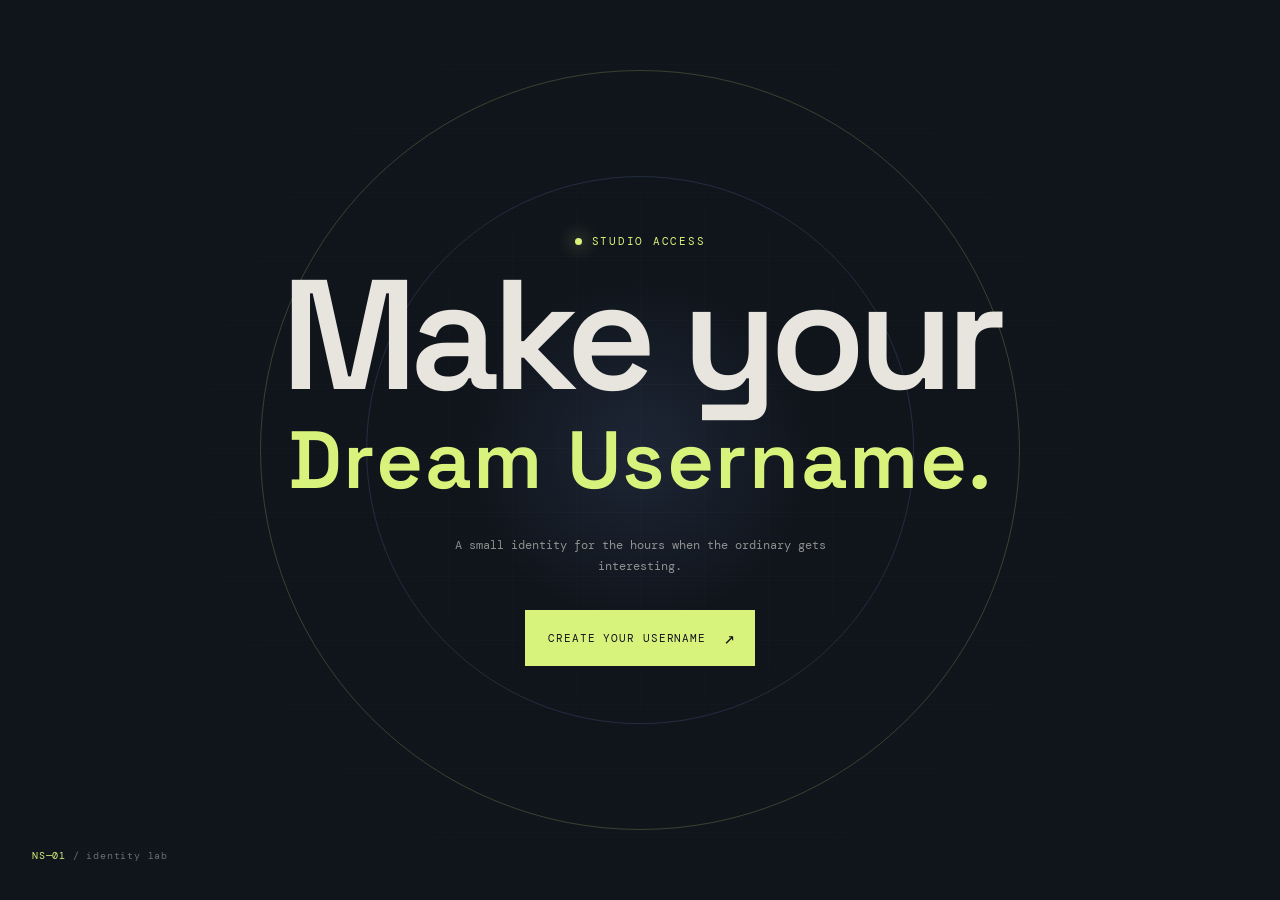
<file: index.html>
<!doctype html>
<html lang="en">

<head>
	<meta charset="UTF-8">
	<meta name="viewport" content="width=device-width, initial-scale=1.0, maximum-scale=5.0, viewport-fit=cover">
	<meta name="theme-color" content="#10151c">
	<meta name="mobile-web-app-capable" content="yes">
	<meta name="apple-mobile-web-app-capable" content="yes">
	<meta name="apple-mobile-web-app-status-bar-style" content="black-translucent">
	<meta name="apple-mobile-web-app-title" content="Night Shift">
	<title>Night Shift - Enter the night</title>
	<link rel="manifest" href="manifest.json">
	<link rel="icon" type="image/svg+xml" href="icon.svg">
	<link rel="apple-touch-icon" href="icon.svg">
	<link rel="preconnect" href="https://fonts.googleapis.com">
	<link rel="preconnect" href="https://fonts.gstatic.com" crossorigin>
	<link
		href="https://fonts.googleapis.com/css2?family=DM+Mono:wght@400;500&family=Space+Grotesk:wght@400;500;600;700&display=swap"
		rel="stylesheet">
	<style>
		:root {
			--ink: #10151c;
			--paper: #e8e5de;
			--lime: #d8f37c;
			--coral: #ff715b;
			--blue: #87a9ff;
			--mono: 'DM Mono', monospace;
			--display: 'Space Grotesk', sans-serif;
			--mouse-x: 50%;
			--mouse-y: 50%
		}

		* {
			box-sizing: border-box
		}

		html,
		body {
			margin: 0;
			min-height: 100%;
			background: var(--ink);
			color: var(--paper)
		}

		body {
			font-family: var(--display);
			overflow: hidden
		}

		.entry {
			min-height: 100vh;
			position: relative;
			isolation: isolate;
			display: grid;
			place-items: center;
			overflow: hidden;
			background: radial-gradient(circle at var(--mouse-x) var(--mouse-y), rgba(135, 169, 255, .11), transparent 22%), var(--ink)
		}

		.entry::before {
			content: "";
			position: absolute;
			inset: 0;
			z-index: -2;
			opacity: .28;
			background-image: linear-gradient(rgba(232, 229, 222, .06) 1px, transparent 1px), linear-gradient(90deg, rgba(232, 229, 222, .06) 1px, transparent 1px);
			background-size: 64px 64px;
			mask-image: radial-gradient(circle at center, #000, transparent 76%);
			animation: grid-drift 18s linear infinite
		}

		.entry::after {
			content: "";
			position: absolute;
			inset: 0;
			z-index: 4;
			pointer-events: none;
			opacity: .05;
			background: repeating-linear-gradient(0deg, transparent 0 3px, rgba(232, 229, 222, .25) 4px);
			animation: scan 8s linear infinite
		}

		.orbit,
		.orbit::after {
			position: absolute;
			left: var(--mouse-x);
			top: var(--mouse-y);
			border: 1px solid rgba(216, 243, 124, .2);
			border-radius: 50%;
			pointer-events: none;
			transform: translate(-50%, -50%);
			transition: left 1.2s cubic-bezier(.2, .8, .2, 1), top 1.2s cubic-bezier(.2, .8, .2, 1)
		}

		.orbit {
			width: min(72vw, 760px);
			aspect-ratio: 1;
			animation: orbit-spin 24s linear infinite
		}

		.orbit::after {
			content: "";
			width: 72%;
			height: 72%;
			border-color: rgba(135, 169, 255, .16);
			animation: orbit-spin-reverse 16s linear infinite
		}

		.entry-content {
			width: min(720px, calc(100% - 48px));
			text-align: center;
			position: relative;
			z-index: 2;
			animation: arrive 1s cubic-bezier(.22, 1, .36, 1) both
		}

		.kicker {
			margin: 0 0 24px;
			color: var(--lime);
			font: 11px var(--mono);
			letter-spacing: .16em;
			text-transform: uppercase;
			animation: fade-up .7s ease-out .1s both
		}

		.kicker::before {
			content: "";
			display: inline-block;
			width: 7px;
			height: 7px;
			margin-right: 10px;
			border-radius: 50%;
			background: var(--lime);
			box-shadow: 0 0 18px var(--lime);
			animation: blink 2s ease-in-out infinite
		}

		h1 {
			margin: 0;
			color: var(--paper);
			font-size: clamp(64px, 13vw, 156px);
			font-weight: 600;
			letter-spacing: -.05em;
			line-height: .82;
			text-wrap: balance;
			animation: title-in 1.1s cubic-bezier(.22, 1, .36, 1) .16s both
		}

		h1 span {
			display: block;
			color: var(--lime);
			font-size: .52em;
			letter-spacing: .02em;
			line-height: 1.1;
			margin-top: 16px
		}

		.entry-copy {
			max-width: 400px;
			margin: 30px auto 34px;
			color: rgba(232, 229, 222, .58);
			font: 12px/1.7 var(--mono);
			animation: fade-up .7s ease-out .38s both
		}

		.signup {
			display: inline-flex;
			align-items: center;
			gap: 18px;
			border: 1px solid var(--lime);
			padding: 15px 18px 15px 22px;
			color: var(--ink);
			background: var(--lime);
			font: 11px var(--mono);
			letter-spacing: .08em;
			text-transform: uppercase;
			text-decoration: none;
			transition: background .25s, color .25s, transform .25s, box-shadow .25s;
			animation: fade-up .7s ease-out .5s both
		}

		.signup span {
			font-size: 18px;
			transition: transform .25s
		}

		.signup:hover,
		.signup:focus-visible {
			background: transparent;
			color: var(--lime);
			box-shadow: 0 0 30px rgba(216, 243, 124, .18);
			transform: translateY(-4px)
		}

		.signup:hover span,
		.signup:focus-visible span {
			transform: translateX(5px)
		}

		.signup:focus-visible {
			outline: 2px solid var(--paper);
			outline-offset: 5px
		}

		.footer-mark {
			position: absolute;
			left: 32px;
			bottom: 28px;
			color: rgba(232, 229, 222, .42);
			font: 10px var(--mono);
			letter-spacing: .08em;
			animation: fade-up .7s ease-out .7s both
		}

		.footer-mark strong {
			color: var(--lime);
			font-weight: 400
		}

		@keyframes arrive {
			from {
				opacity: 0;
				transform: scale(.96)
			}

			to {
				opacity: 1;
				transform: scale(1)
			}
		}

		@keyframes title-in {
			from {
				opacity: 0;
				filter: blur(12px);
				transform: translateY(20px) scale(.96)
			}

			to {
				opacity: 1;
				filter: blur(0);
				transform: translateY(0) scale(1)
			}
		}

		@keyframes fade-up {
			from {
				opacity: 0;
				transform: translateY(14px)
			}

			to {
				opacity: 1;
				transform: translateY(0)
			}
		}

		@keyframes blink {

			0%,
			100% {
				opacity: .35;
				transform: scale(.8)
			}

			50% {
				opacity: 1;
				transform: scale(1.2)
			}
		}

		@keyframes orbit-spin {
			to {
				transform: translate(-50%, -50%) rotate(360deg)
			}
		}

		@keyframes orbit-spin-reverse {
			to {
				transform: translate(-50%, -50%) rotate(-360deg)
			}
		}

		@keyframes grid-drift {
			to {
				background-position: 64px 64px
			}
		}

		@keyframes scan {
			to {
				transform: translateY(8px)
			}
		}

		@media(max-width:600px) {
			.entry-content {
				width: min(100% - 32px, 520px)
			}

			.orbit {
				width: 116vw
			}

			.footer-mark {
				left: 16px;
				bottom: 18px
			}

			h1 {
				font-size: clamp(62px, 20vw, 110px)
			}
		}

		@media(prefers-reduced-motion:reduce) {

			.entry::before,
			.entry::after,
			.orbit,
			.orbit::after,
			.entry-content,
			.kicker,
			.kicker::before,
			h1,
			.entry-copy,
			.signup,
			.footer-mark {
				animation: none
			}

			.orbit {
				transition: none
			}
		}
	</style>
</head>

<body>
	<main class="entry" id="entry">
		<div class="orbit" aria-hidden="true"></div>
		<section class="entry-content" aria-labelledby="entry-title">
			<p class="kicker">Studio access</p>
			<h1 id="entry-title">Make your<span>Dream Username.</span></h1>
			<p class="entry-copy">A small identity for the hours when the ordinary gets interesting.</p>
			<a class="signup" href="username.html">Create your username <span aria-hidden="true">↗</span></a>
		</section>
		<p class="footer-mark"><strong>NS—01</strong> / identity lab</p>
	</main>
	<script>
		const entry = document.querySelector('#entry');
		const reduceMotion = window.matchMedia('(prefers-reduced-motion: reduce)');
		const moveLight = (event) => {
			if (reduceMotion.matches) return;
			const x = (event.clientX / window.innerWidth) * 100;
			const y = (event.clientY / window.innerHeight) * 100;
			entry.style.setProperty('--mouse-x', `${x}%`);
			entry.style.setProperty('--mouse-y', `${y}%`);
		};
		window.addEventListener('pointermove', moveLight, { passive: true });
		window.addEventListener('touchmove', (e) => {
			if (e.touches && e.touches[0]) moveLight(e.touches[0]);
		}, { passive: true });
	</script>
</body>

</html>
</file>
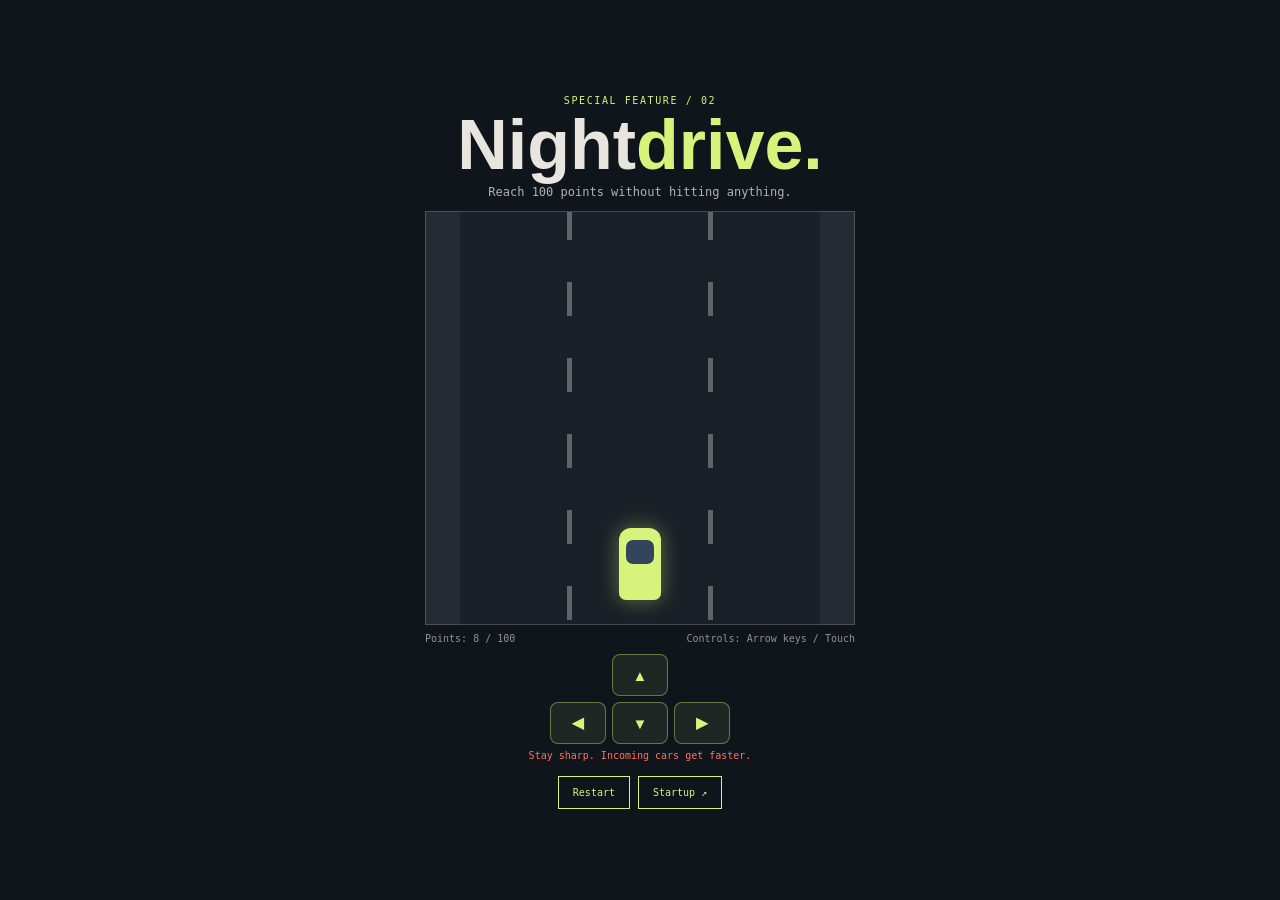
<file: car.html>
<!doctype html>
<html lang="en">
<head>
  <meta charset="UTF-8">
  <meta name="viewport" content="width=device-width, initial-scale=1.0, maximum-scale=5.0, viewport-fit=cover">
  <meta name="theme-color" content="#10151c">
  <meta name="apple-mobile-web-app-capable" content="yes">
  <meta name="apple-mobile-web-app-status-bar-style" content="black-translucent">
  <meta name="apple-mobile-web-app-title" content="Night Shift">
  <meta name="mobile-web-app-capable" content="yes">
  <link rel="manifest" href="manifest.json">
  <link rel="icon" type="image/svg+xml" href="icon.svg">
  <link rel="apple-touch-icon" href="icon.svg">
  <title>Night Drive - Night Shift</title>
  <style>
    :root {
      --ink: #10151c;
      --paper: #e8e5de;
      --lime: #d8f37c;
      --coral: #ff715b;
      --mono: 'DM Mono', monospace;
      --display: 'Space Grotesk', sans-serif;
    }
    * { box-sizing: border-box; -webkit-tap-highlight-color: transparent; }
    body {
      margin: 0;
      min-height: 100vh;
      min-height: 100dvh;
      background: var(--ink);
      color: var(--paper);
      font-family: var(--display);
      display: grid;
      place-items: center;
      padding: env(safe-area-inset-top) env(safe-area-inset-right) env(safe-area-inset-bottom) env(safe-area-inset-left);
      overflow-x: hidden;
    }
    .wrap {
      text-align: center;
      width: min(430px, calc(100% - 24px));
      padding: 12px 0;
    }
    .eyebrow {
      color: var(--lime);
      font: 10px var(--mono);
      letter-spacing: .16em;
      text-transform: uppercase;
      margin: 4px 0;
    }
    .wrap h1 {
      font-size: clamp(34px, 8vw, 70px);
      line-height: .9;
      margin: 8px 0;
    }
    .wrap h1 span {
      color: var(--lime);
    }
    .score {
      font: 12px var(--mono);
      margin: 8px 0 12px;
      color: rgba(232, 229, 222, .75);
    }
    .road {
      height: min(420px, 46vh);
      min-height: 280px;
      position: relative;
      overflow: hidden;
      border: 1px solid rgba(232, 229, 222, .2);
      background: linear-gradient(90deg, #252b35 0 8%, #1a2027 8% 92%, #252b35 92%);
      touch-action: none;
      user-select: none;
      -webkit-user-select: none;
    }
    .road::before, .road::after {
      content: "";
      position: absolute;
      top: -20%;
      height: 140%;
      width: 5px;
      background: repeating-linear-gradient(to bottom, var(--paper) 0 34px, transparent 34px 76px);
      opacity: .35;
      animation: road 1.2s linear infinite;
    }
    .road::before { left: 33%; }
    .road::after { right: 33%; }
    .car {
      position: absolute;
      bottom: 24px;
      left: 50%;
      width: 42px;
      height: 72px;
      border-radius: 12px 12px 7px 7px;
      background: var(--lime);
      transform: translateX(-50%);
      box-shadow: 0 0 20px rgba(216, 243, 124, .4);
      z-index: 2;
      transition: left .12s, bottom .12s;
      pointer-events: none;
    }
    .car::before {
      content: "";
      position: absolute;
      left: 7px;
      right: 7px;
      top: 12px;
      height: 24px;
      border-radius: 7px;
      background: #31445b;
    }
    .car.crashed {
      filter: grayscale(.7) brightness(.8);
      box-shadow: 0 0 20px rgba(255, 113, 91, .5);
      animation: car-crash .3s ease-in-out;
    }
    @keyframes car-crash {
      0%, 100% { transform: translateX(-50%) rotate(0deg); }
      25% { transform: translateX(-50%) rotate(-12deg); }
      75% { transform: translateX(-50%) rotate(12deg); }
    }
    .obstacle {
      position: absolute;
      top: -90px;
      width: 42px;
      height: 70px;
      border-radius: 10px;
      background: var(--coral);
      box-shadow: 0 0 14px rgba(255, 113, 91, .3);
      animation: fall 1.15s linear forwards;
    }
    .hud {
      display: flex;
      justify-content: space-between;
      margin-top: 8px;
      font: 10px var(--mono);
      color: rgba(232, 229, 222, .6);
    }
    .touch-controls {
      display: grid;
      grid-template-columns: repeat(3, 56px);
      grid-template-rows: repeat(2, 42px);
      gap: 6px;
      justify-content: center;
      margin: 10px auto 4px;
      touch-action: manipulation;
    }
    .touch-btn {
      background: rgba(216, 243, 124, .08);
      border: 1px solid rgba(216, 243, 124, .4);
      color: var(--lime);
      border-radius: 8px;
      font-size: 15px;
      font-weight: bold;
      display: flex;
      align-items: center;
      justify-content: center;
      padding: 0;
      cursor: pointer;
      user-select: none;
      -webkit-user-select: none;
      touch-action: manipulation;
      transition: background .12s, transform .1s, border-color .12s;
    }
    .touch-btn:active {
      background: var(--lime);
      color: var(--ink);
      border-color: var(--lime);
      transform: scale(0.93);
    }
    .touch-btn-up { grid-column: 2; grid-row: 1; }
    .touch-btn-left { grid-column: 1; grid-row: 2; }
    .touch-btn-down { grid-column: 2; grid-row: 2; }
    .touch-btn-right { grid-column: 3; grid-row: 2; }

    .message {
      min-height: 20px;
      font: 10px var(--mono);
      color: var(--coral);
      margin: 6px 0;
    }
    .message.success {
      color: var(--lime);
    }
    .btn-row {
      display: flex;
      gap: 8px;
      justify-content: center;
      margin-top: 6px;
    }
    button.action-btn, a.action-link {
      font: 10px var(--mono);
      padding: 10px 14px;
      border: 1px solid var(--lime);
      background: transparent;
      color: var(--lime);
      text-decoration: none;
      cursor: pointer;
      display: inline-block;
      transition: all .2s;
    }
    button.action-btn:hover, a.action-link:hover {
      background: rgba(216, 243, 124, .1);
      box-shadow: 0 0 14px rgba(216, 243, 124, .2);
    }
    @keyframes road { to { transform: translateY(76px); } }
    @keyframes fall { to { transform: translateY(560px); } }
    @media (prefers-reduced-motion: reduce) {
      .road::before, .road::after { animation: none; }
    }
  </style>
</head>
<body>
  <main class="wrap">
    <p class="eyebrow">Special feature / 02</p>
    <h1>Night<span>drive.</span></h1>
    <p class="score">Reach 100 points without hitting anything.</p>
    <div class="road" id="road" aria-label="Highway"><div class="car" id="car"></div></div>
    <div class="hud">
      <span id="points">Points: 0 / 100</span>
      <span>Controls: Arrow keys / Touch</span>
    </div>

    <!-- On-screen touch buttons for iPhone, Android, and Touch PCs -->
    <div class="touch-controls" aria-label="On-screen directional controls">
      <button type="button" id="btn-up" class="touch-btn touch-btn-up" aria-label="Accelerate">▲</button>
      <button type="button" id="btn-left" class="touch-btn touch-btn-left" aria-label="Steer left">◀</button>
      <button type="button" id="btn-down" class="touch-btn touch-btn-down" aria-label="Brake">▼</button>
      <button type="button" id="btn-right" class="touch-btn touch-btn-right" aria-label="Steer right">▶</button>
    </div>

    <p class="message" id="message" aria-live="polite">Tap road lanes or use controls to dodge oncoming traffic.</p>
    <div class="btn-row">
      <button id="restart" class="action-btn" type="button">Restart</button>
      <a href="index.html" class="action-link">Startup ↗</a>
    </div>
  </main>
  <script>
    const road = document.querySelector('#road');
    const car = document.querySelector('#car');
    const pointsLabel = document.querySelector('#points');
    const message = document.querySelector('#message');
    const restart = document.querySelector('#restart');

    const laneX = [20, 50, 80];
    let lane = 1;
    let vertical = 24;
    let points = 0;
    let running = true;
    let spawnTimer = null;
    let restartTimer = null;
    let countdownInterval = null;

    const updateCar = () => {
      car.style.left = `${laneX[lane]}%`;
      car.style.bottom = `${vertical}px`;
    };

    const collision = (first, second) => {
      const a = first.getBoundingClientRect();
      const b = second.getBoundingClientRect();
      return a.left < b.right && a.right > b.left && a.top < b.bottom && a.bottom > b.top;
    };

    const scheduleSpawn = () => {
      if (running) {
        spawnTimer = setTimeout(spawn, Math.max(110, 480 - points * 3));
      }
    };

    const triggerGameOver = () => {
      if (!running) return;
      running = false;
      clearTimeout(spawnTimer);
      clearTimeout(restartTimer);
      clearInterval(countdownInterval);

      car.classList.add('crashed');

      let secondsLeft = 3;
      message.textContent = `GAME OVER — You crashed. Restarting in ${secondsLeft}s...`;

      countdownInterval = setInterval(() => {
        secondsLeft--;
        if (secondsLeft > 0) {
          message.textContent = `GAME OVER — You crashed. Restarting in ${secondsLeft}s...`;
        } else {
          clearInterval(countdownInterval);
        }
      }, 1000);

      restartTimer = setTimeout(() => {
        clearInterval(countdownInterval);
        start();
      }, 3000);
    };

    const spawn = () => {
      if (!running) return;
      const obstacle = document.createElement('div');
      obstacle.className = 'obstacle';
      obstacle.style.left = `calc(${laneX[Math.floor(Math.random() * 3)]}% - 21px)`;
      obstacle.style.animationDuration = `${Math.max(0.38, 0.9 - points * 0.003)}s`;
      road.append(obstacle);
      scheduleSpawn();

      const timer = setInterval(() => {
        if (!running) {
          clearInterval(timer);
          return;
        }
        if (collision(car, obstacle)) {
          clearInterval(timer);
          obstacle.remove();
          triggerGameOver();
          return;
        }
        if (obstacle.getBoundingClientRect().top > road.getBoundingClientRect().bottom) {
          clearInterval(timer);
          obstacle.remove();
          if (running) {
            points += 4;
            pointsLabel.textContent = `Points: ${points} / 100`;
            if (points >= 100) {
              running = false;
              clearTimeout(spawnTimer);
              clearTimeout(restartTimer);
              clearInterval(countdownInterval);
              message.textContent = '100 points! Moving to ping pong...';
              message.classList.add('success');
              setTimeout(() => {
                window.location.href = 'pingpong.html';
              }, 600);
            }
          }
        }
      }, 40);
    };

    const start = () => {
      clearTimeout(restartTimer);
      clearInterval(countdownInterval);
      clearTimeout(spawnTimer);

      road.querySelectorAll('.obstacle').forEach(obstacle => obstacle.remove());
      car.classList.remove('crashed');

      lane = 1;
      vertical = 24;
      points = 0;
      running = true;

      message.textContent = 'Stay sharp. Incoming cars get faster.';
      message.classList.remove('success');
      pointsLabel.textContent = 'Points: 0 / 100';

      updateCar();
      scheduleSpawn();
    };

    const steerLeft = () => { if (!running) return; lane = Math.max(0, lane - 1); updateCar(); };
    const steerRight = () => { if (!running) return; lane = Math.min(2, lane + 1); updateCar(); };
    const moveUp = () => { if (!running) return; vertical = Math.min(320, vertical + 24); updateCar(); };
    const moveDown = () => { if (!running) return; vertical = Math.max(24, vertical - 24); updateCar(); };

    // Keyboard support (Windows, Mac)
    window.addEventListener('keydown', event => {
      if (['ArrowUp', 'ArrowDown', 'ArrowLeft', 'ArrowRight'].includes(event.key)) {
        event.preventDefault();
      }
      if (!running) return;

      if (event.key === 'ArrowLeft') steerLeft();
      if (event.key === 'ArrowRight') steerRight();
      if (event.key === 'ArrowUp') moveUp();
      if (event.key === 'ArrowDown') moveDown();
    });

    // Touch button support (iPhone, Android)
    const bindTouchBtn = (id, action) => {
      const btn = document.querySelector(id);
      if (!btn) return;
      btn.addEventListener('pointerdown', e => {
        e.preventDefault();
        action();
      });
    };

    bindTouchBtn('#btn-left', steerLeft);
    bindTouchBtn('#btn-right', steerRight);
    bindTouchBtn('#btn-up', moveUp);
    bindTouchBtn('#btn-down', moveDown);

    // Direct touch on road lanes (tapping left/middle/right lane directly moves car)
    road.addEventListener('pointerdown', e => {
      if (!running) return;
      const rect = road.getBoundingClientRect();
      const clickX = (e.clientX - rect.left) / rect.width;
      if (clickX < 0.35) steerLeft();
      else if (clickX > 0.65) steerRight();
      else lane = 1;
      updateCar();
    });

    restart.addEventListener('click', start);
    start();
  </script>
</body>
</html>
</file>
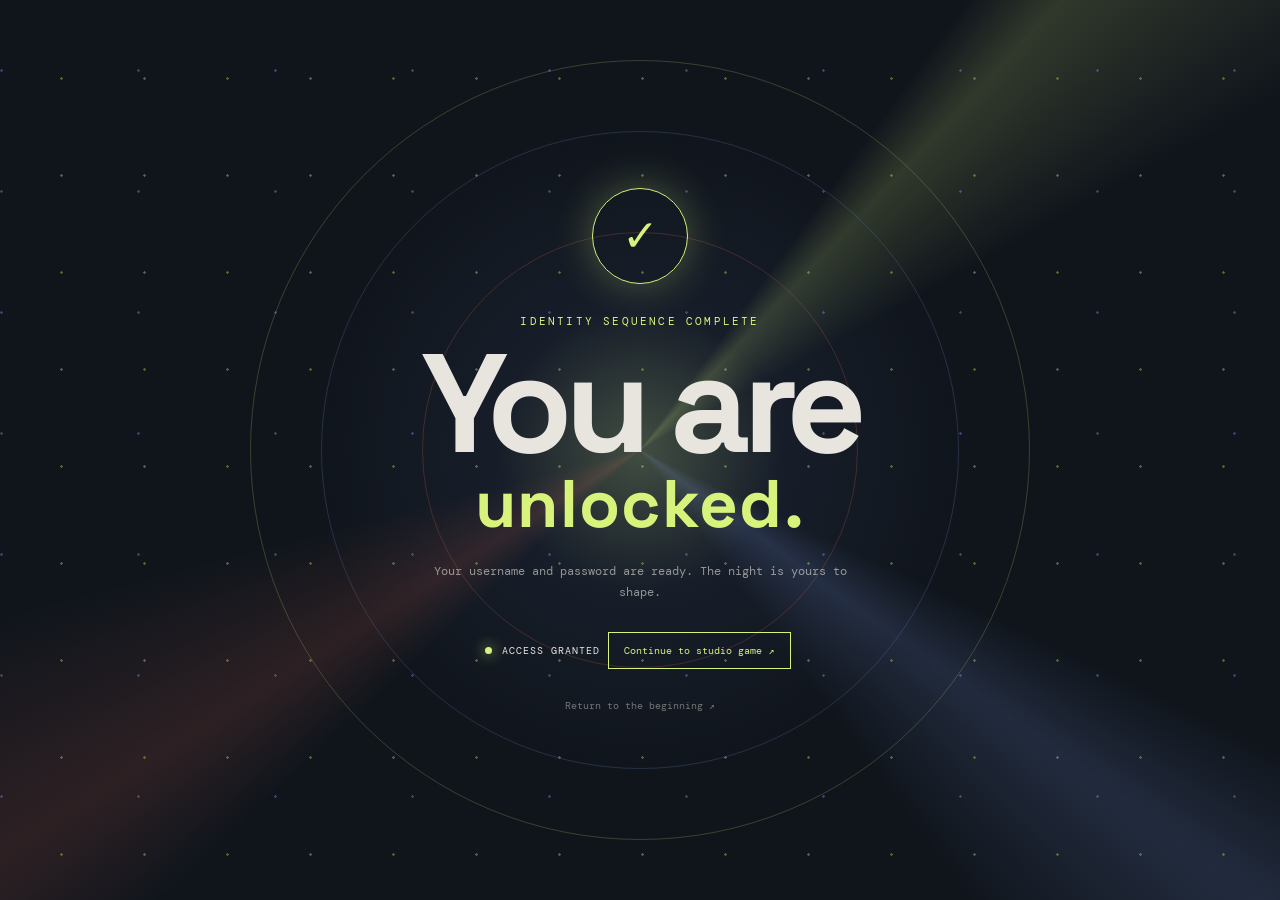
<file: celebration.html>
<!doctype html>
<html lang="en">

<head>
	<meta charset="UTF-8">
	<meta name="viewport" content="width=device-width, initial-scale=1.0, maximum-scale=5.0, viewport-fit=cover">
	<meta name="theme-color" content="#10151c">
	<meta name="mobile-web-app-capable" content="yes">
	<meta name="apple-mobile-web-app-capable" content="yes">
	<meta name="apple-mobile-web-app-status-bar-style" content="black-translucent">
	<meta name="apple-mobile-web-app-title" content="Night Shift">
	<title>Identity Unlocked - Night Shift</title>
	<link rel="manifest" href="manifest.json">
	<link rel="icon" type="image/svg+xml" href="icon.svg">
	<link rel="apple-touch-icon" href="icon.svg">
	<link rel="preconnect" href="https://fonts.googleapis.com">
	<link rel="preconnect" href="https://fonts.gstatic.com" crossorigin>
	<link href="https://fonts.googleapis.com/css2?family=DM+Mono:wght@400;500&family=Space+Grotesk:wght@400;500;600;700&display=swap" rel="stylesheet">
	<style>
		:root{--ink:#10151c;--paper:#e8e5de;--lime:#d8f37c;--coral:#ff715b;--blue:#87a9ff;--mono:'DM Mono',monospace;--display:'Space Grotesk',sans-serif;--x:50%;--y:50%}
		*{box-sizing:border-box}html,body{margin:0;min-height:100%;background:var(--ink);color:var(--paper)}body{font-family:var(--display);overflow:hidden}
		.celebration{min-height:100vh;display:grid;place-items:center;position:relative;isolation:isolate;overflow:hidden;background:radial-gradient(circle at var(--x) var(--y),rgba(216,243,124,.2),transparent 18%),radial-gradient(circle at 50% 50%,rgba(135,169,255,.1),transparent 42%),var(--ink);transition:background-position .4s}
		.celebration::before{content:"";position:absolute;inset:-50%;z-index:-3;background:conic-gradient(from 0deg,transparent 0 10%,rgba(216,243,124,.16) 12%,transparent 17% 32%,rgba(135,169,255,.15) 35%,transparent 40% 63%,rgba(255,113,91,.12) 66%,transparent 71%);animation:spin 14s linear infinite}
		.celebration::after{content:"";position:absolute;inset:0;z-index:4;pointer-events:none;background:linear-gradient(110deg,transparent 20%,rgba(232,229,222,.12) 50%,transparent 80%);transform:translateX(-100%);animation:sweep 5s ease-in-out 1.3s infinite}
		.ring{position:absolute;left:50%;top:50%;width:min(75vw,780px);aspect-ratio:1;border:1px solid rgba(216,243,124,.2);border-radius:50%;transform:translate(-50%,-50%);animation:ring-breathe 4s ease-in-out infinite}.ring::before,.ring::after{content:"";position:absolute;inset:9%;border:1px solid rgba(135,169,255,.18);border-radius:50%;animation:ring-rotate 12s linear infinite}.ring::after{inset:22%;border-color:rgba(255,113,91,.2);animation-direction:reverse;animation-duration:8s}
		.starfield{position:absolute;inset:0;pointer-events:none;background-image:radial-gradient(circle,var(--lime) 0 1px,transparent 1.5px),radial-gradient(circle,var(--blue) 0 1px,transparent 1.5px);background-size:83px 97px,137px 121px;background-position:20px 30px,70px 10px;opacity:.34;animation:stars 16s linear infinite}
		.celebration-content{position:relative;z-index:2;width:min(760px,calc(100% - 40px));text-align:center;animation:arrival 1.2s cubic-bezier(.22,1,.36,1) both}.burst{width:96px;height:96px;margin:0 auto 30px;border:1px solid var(--lime);border-radius:50%;display:grid;place-items:center;color:var(--lime);font-size:44px;box-shadow:0 0 42px rgba(216,243,124,.3);animation:burst-pop 1s cubic-bezier(.22,1,.36,1) .2s both,burst-pulse 2s ease-in-out 1.2s infinite}.eyebrow{margin:0 0 20px;color:var(--lime);font:11px var(--mono);letter-spacing:.2em;text-transform:uppercase;animation:rise .8s ease-out .35s both}.celebration h1{margin:0;font-size:clamp(58px,12vw,140px);line-height:.8;letter-spacing:-.06em;animation:headline 1.1s cubic-bezier(.22,1,.36,1) .45s both}.celebration h1 span{display:block;color:var(--lime);font-size:.48em;letter-spacing:.02em;margin-top:18px}.celebration-copy{max-width:460px;margin:30px auto 0;color:rgba(232,229,222,.6);font:12px/1.7 var(--mono);animation:rise .8s ease-out .7s both}.status{display:inline-flex;align-items:center;gap:10px;margin-top:30px;color:var(--paper);font:10px var(--mono);letter-spacing:.1em;text-transform:uppercase;animation:rise .8s ease-out .9s both}.status i{width:7px;height:7px;border-radius:50%;background:var(--lime);box-shadow:0 0 14px var(--lime);animation:blink 1.4s ease-in-out infinite}.return{display:block;margin:30px auto 0;width:max-content;color:rgba(232,229,222,.45);font:10px var(--mono);text-decoration:none;animation:rise .8s ease-out 1.1s both}.return:hover{color:var(--lime)}
		@keyframes spin{to{transform:rotate(360deg)}}@keyframes ring-rotate{to{transform:rotate(360deg)}}@keyframes ring-breathe{0%,100%{opacity:.4;transform:translate(-50%,-50%) scale(.88)}50%{opacity:.9;transform:translate(-50%,-50%) scale(1.08)}}@keyframes stars{to{background-position:103px 127px,207px 131px}}@keyframes sweep{0%,35%{transform:translateX(-100%)}65%,100%{transform:translateX(100%)}}@keyframes arrival{from{opacity:0;transform:scale(.9)}to{opacity:1;transform:scale(1)}}@keyframes burst-pop{from{opacity:0;transform:scale(.2) rotate(-90deg)}to{opacity:1;transform:scale(1) rotate(0)}}@keyframes burst-pulse{0%,100%{box-shadow:0 0 24px rgba(216,243,124,.2)}50%{box-shadow:0 0 70px rgba(216,243,124,.5)}}@keyframes headline{from{opacity:0;filter:blur(16px);transform:translateY(26px)}to{opacity:1;filter:blur(0);transform:translateY(0)}}@keyframes rise{from{opacity:0;transform:translateY(14px)}to{opacity:1;transform:translateY(0)}}@keyframes blink{0%,100%{opacity:.35}50%{opacity:1}}
		@media(max-width:600px){.celebration h1{font-size:clamp(56px,18vw,100px)}.ring{width:118vw}.celebration-content{width:calc(100% - 30px)}}
		@media(prefers-reduced-motion:reduce){.celebration::before,.celebration::after,.ring,.ring::before,.ring::after,.starfield,.celebration-content,.burst,.eyebrow,.celebration h1,.celebration-copy,.status,.return{animation:none}}
</style>
	<style>.game-link{display:inline-block;margin:30px 4px 0;border:1px solid var(--lime);padding:11px 15px;color:var(--lime);font:10px var(--mono);text-decoration:none;animation:rise .8s ease-out 1.1s both}.game-link:hover{color:var(--paper)}</style>
</head>

<body>
	<main class="celebration" id="celebration">
		<div class="starfield" aria-hidden="true"></div>
		<div class="ring" aria-hidden="true"></div>
		<section class="celebration-content" aria-labelledby="celebration-title">
			<div class="burst" aria-hidden="true">✓</div>
			<p class="eyebrow">Identity sequence complete</p>
			<h1 id="celebration-title">You are<span>unlocked.</span></h1>
			<p class="celebration-copy">Your username and password are ready. The night is yours to shape.</p>
			<div class="status"><i></i> Access granted</div>
			<a class="game-link" href="game.html">Continue to studio game ↗</a>
			<a class="return" href="index.html">Return to the beginning ↗</a>
		</section>
	</main>
	<script>
		const celebration = document.querySelector('#celebration');
		window.addEventListener('pointermove', event => {
			celebration.style.setProperty('--x', `${event.clientX / innerWidth * 100}%`);
			celebration.style.setProperty('--y', `${event.clientY / innerHeight * 100}%`);
		}, { passive: true });
	</script>
</body>

</html>
</file>
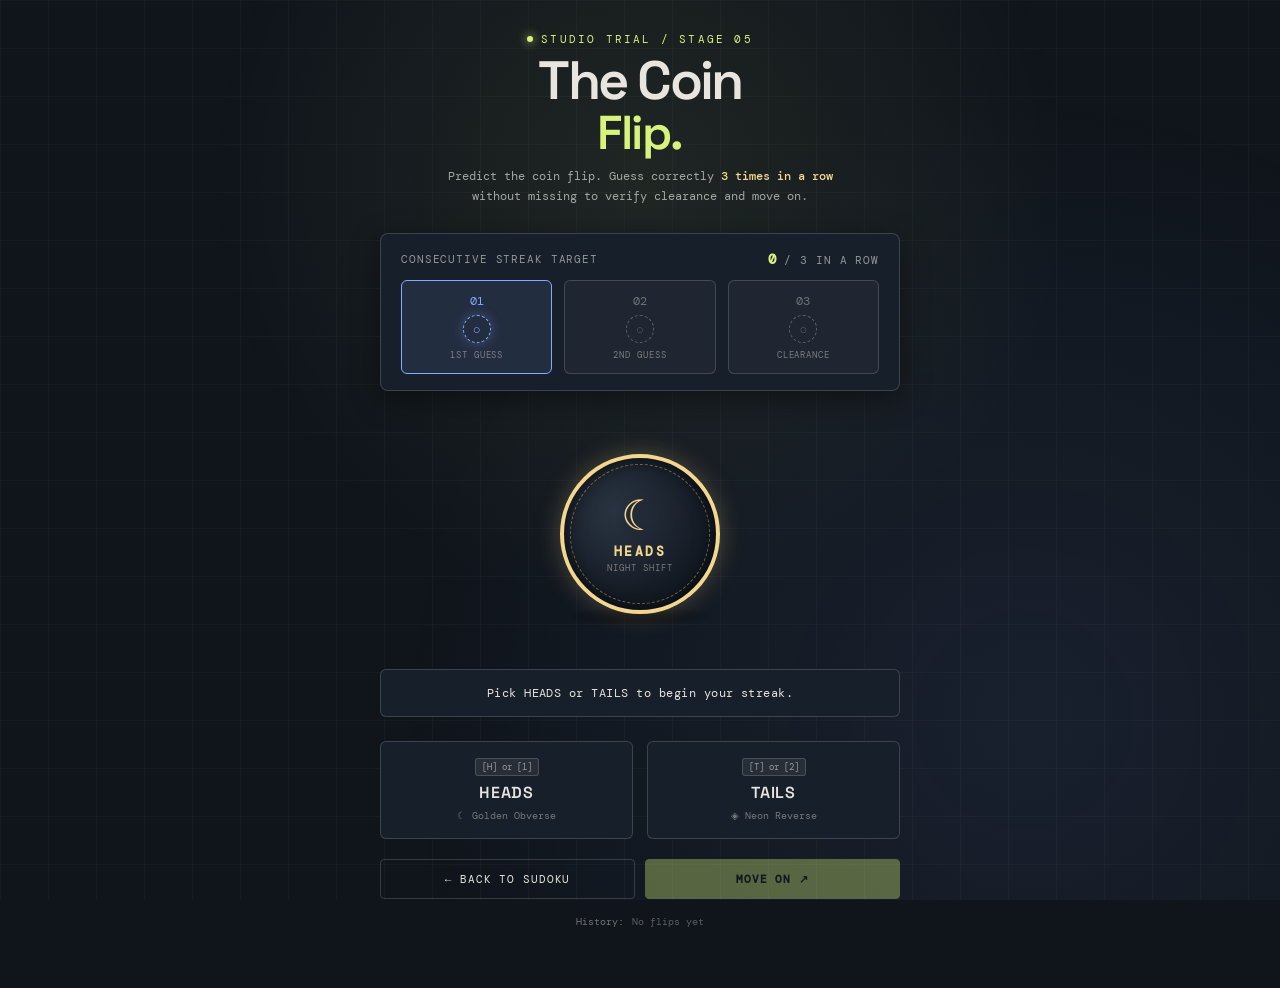
<file: coin.html>
<!doctype html>
<html lang="en">

<head>
  <meta charset="UTF-8">
  <meta name="viewport" content="width=device-width, initial-scale=1.0, maximum-scale=5.0, viewport-fit=cover">
  <meta name="theme-color" content="#10151c">
  <meta name="mobile-web-app-capable" content="yes">
  <meta name="apple-mobile-web-app-capable" content="yes">
  <meta name="apple-mobile-web-app-status-bar-style" content="black-translucent">
  <meta name="apple-mobile-web-app-title" content="Night Shift">
  <title>The Coin Flip - Night Shift</title>
  <link rel="manifest" href="manifest.json">
  <link rel="icon" type="image/svg+xml" href="icon.svg">
  <link rel="apple-touch-icon" href="icon.svg">
  <link rel="preconnect" href="https://fonts.googleapis.com">
  <link rel="preconnect" href="https://fonts.gstatic.com" crossorigin>
  <link
    href="https://fonts.googleapis.com/css2?family=DM+Mono:ital,wght@0,400;0,500;1,400&family=Space+Grotesk:wght@400;500;600;700&display=swap"
    rel="stylesheet">
  <style>
    :root {
      --ink: #10151c;
      --surface: #171f2a;
      --surface-light: #222d3d;
      --paper: #e8e5de;
      --lime: #d8f37c;
      --coral: #ff715b;
      --blue: #87a9ff;
      --gold: #f4d78f;
      --line: rgba(232, 229, 222, .18);
      --mono: 'DM Mono', monospace;
      --display: 'Space Grotesk', sans-serif;
    }

    * {
      box-sizing: border-box;
    }

    body {
      margin: 0;
      min-height: 100vh;
      background: var(--ink);
      color: var(--paper);
      font-family: var(--display);
      display: flex;
      flex-direction: column;
      align-items: center;
      justify-content: flex-start;
      padding: 32px 16px 60px;
      overflow-x: hidden;
      position: relative;
    }

    /* Ambient background atmosphere */
    body::before {
      content: "";
      position: fixed;
      inset: 0;
      z-index: 0;
      background-image:
        radial-gradient(circle at 50% 20%, rgba(216, 243, 124, .08), transparent 45%),
        radial-gradient(circle at 80% 80%, rgba(135, 169, 255, .08), transparent 50%),
        linear-gradient(rgba(232, 229, 222, .03) 1px, transparent 1px),
        linear-gradient(90deg, rgba(232, 229, 222, .03) 1px, transparent 1px);
      background-size: 100% 100%, 100% 100%, 48px 48px, 48px 48px;
      pointer-events: none;
    }

    .container {
      position: relative;
      z-index: 1;
      width: min(520px, 100%);
      display: flex;
      flex-direction: column;
      align-items: center;
      text-align: center;
    }

    /* Header */
    .eyebrow {
      color: var(--lime);
      font: 11px var(--mono);
      letter-spacing: .2em;
      text-transform: uppercase;
      margin: 0 0 10px;
      display: flex;
      align-items: center;
      gap: 8px;
    }

    .eyebrow::before {
      content: "";
      width: 6px;
      height: 6px;
      background: var(--lime);
      border-radius: 50%;
      box-shadow: 0 0 10px var(--lime);
      animation: pulse 2s infinite;
    }

    @keyframes pulse {
      0%, 100% { opacity: .4; transform: scale(.9); }
      50% { opacity: 1; transform: scale(1.2); }
    }

    h1 {
      font-size: clamp(34px, 6.5vw, 54px);
      line-height: .94;
      letter-spacing: -.05em;
      margin: 0 0 12px;
      font-weight: 600;
    }

    h1 span {
      display: block;
      color: var(--lime);
      font-size: .88em;
      letter-spacing: -.03em;
      margin-top: 4px;
    }

    .intro {
      font: 12px/1.65 var(--mono);
      color: rgba(232, 229, 222, .68);
      max-width: 440px;
      margin: 0 auto 26px;
    }

    .intro strong {
      color: var(--gold);
      font-weight: 500;
    }

    /* Streak Tracker Section */
    .streak-wrap {
      width: 100%;
      background: var(--surface);
      border: 1px solid var(--line);
      border-radius: 8px;
      padding: 16px 20px;
      margin-bottom: 28px;
      display: flex;
      flex-direction: column;
      gap: 12px;
      backdrop-filter: blur(12px);
      box-shadow: 0 8px 30px rgba(0, 0, 0, .4);
    }

    .streak-header {
      display: flex;
      justify-content: space-between;
      align-items: center;
      font: 11px var(--mono);
      letter-spacing: .08em;
      text-transform: uppercase;
      color: rgba(232, 229, 222, .6);
    }

    .streak-header strong {
      color: var(--lime);
      font-size: 14px;
    }

    .streak-nodes {
      display: grid;
      grid-template-columns: repeat(3, 1fr);
      gap: 12px;
    }

    .node {
      background: rgba(232, 229, 222, .04);
      border: 1px solid var(--line);
      border-radius: 6px;
      padding: 12px 8px;
      display: flex;
      flex-direction: column;
      align-items: center;
      gap: 6px;
      transition: all .35s cubic-bezier(.2, .8, .2, 1);
      position: relative;
      overflow: hidden;
    }

    .node-num {
      font: 12px var(--mono);
      color: rgba(232, 229, 222, .4);
    }

    .node-icon {
      width: 28px;
      height: 28px;
      border-radius: 50%;
      border: 1px dashed rgba(232, 229, 222, .3);
      display: grid;
      place-items: center;
      font-size: 13px;
      color: rgba(232, 229, 222, .3);
      transition: all .35s;
    }

    .node-label {
      font: 9px var(--mono);
      color: rgba(232, 229, 222, .45);
      letter-spacing: .1em;
      text-transform: uppercase;
    }

    /* Node Active / Won State */
    .node.active {
      border-color: var(--blue);
      background: rgba(135, 169, 255, .1);
    }

    .node.active .node-num {
      color: var(--blue);
    }

    .node.active .node-icon {
      border-color: var(--blue);
      color: var(--blue);
      box-shadow: 0 0 12px rgba(135, 169, 255, .3);
    }

    .node.achieved {
      border-color: var(--lime);
      background: rgba(216, 243, 124, .12);
      box-shadow: 0 0 20px rgba(216, 243, 124, .2);
      transform: translateY(-2px);
    }

    .node.achieved .node-num {
      color: var(--lime);
    }

    .node.achieved .node-icon {
      border-style: solid;
      border-color: var(--lime);
      background: var(--lime);
      color: var(--ink);
      font-weight: 700;
      box-shadow: 0 0 15px rgba(216, 243, 124, .45);
    }

    .node.achieved .node-label {
      color: var(--lime);
    }

    /* 3D Coin Arena */
    .coin-stage {
      position: relative;
      width: 100%;
      height: 230px;
      display: grid;
      place-items: center;
      perspective: 1000px;
      margin-bottom: 20px;
    }

    .coin-shadow {
      position: absolute;
      bottom: 22px;
      width: 140px;
      height: 22px;
      background: radial-gradient(ellipse, rgba(0, 0, 0, .65) 0%, transparent 70%);
      border-radius: 50%;
      transition: transform .4s ease, opacity .4s ease;
      pointer-events: none;
    }

    .coin-stage.flipping .coin-shadow {
      transform: scale(.6);
      opacity: .25;
    }

    .coin {
      width: 160px;
      height: 160px;
      position: relative;
      transform-style: preserve-3d;
      transition: transform .05s linear;
      cursor: pointer;
      user-select: none;
    }

    .coin-face {
      position: absolute;
      inset: 0;
      border-radius: 50%;
      backface-visibility: hidden;
      display: flex;
      flex-direction: column;
      align-items: center;
      justify-content: center;
      border: 4px solid var(--gold);
      box-shadow:
        inset 0 0 20px rgba(0, 0, 0, .7),
        0 0 25px rgba(244, 215, 143, .25);
    }

    /* Heads: Gold & Obsidian */
    .coin-face.heads {
      background: radial-gradient(circle at 35% 35%, #2a3442 0%, #151c26 60%, #0d121a 100%);
      transform: rotateY(0deg);
    }

    .coin-face.heads::before {
      content: "";
      position: absolute;
      inset: 6px;
      border: 1px dashed rgba(244, 215, 143, .4);
      border-radius: 50%;
      pointer-events: none;
    }

    /* Tails: Silver & Neon Blue */
    .coin-face.tails {
      background: radial-gradient(circle at 35% 35%, #1e2938 0%, #101824 60%, #0a0f16 100%);
      border-color: var(--blue);
      box-shadow:
        inset 0 0 20px rgba(0, 0, 0, .7),
        0 0 25px rgba(135, 169, 255, .25);
      transform: rotateY(180deg);
    }

    .coin-face.tails::before {
      content: "";
      position: absolute;
      inset: 6px;
      border: 1px dashed rgba(135, 169, 255, .4);
      border-radius: 50%;
      pointer-events: none;
    }

    .face-symbol {
      font-size: 42px;
      line-height: 1;
      margin-bottom: 6px;
      filter: drop-shadow(0 2px 8px rgba(0, 0, 0, .6));
    }

    .heads .face-symbol {
      color: var(--gold);
    }

    .tails .face-symbol {
      color: var(--blue);
    }

    .face-title {
      font: 700 13px var(--mono);
      letter-spacing: .2em;
      text-transform: uppercase;
    }

    .heads .face-title {
      color: var(--gold);
    }

    .tails .face-title {
      color: var(--blue);
    }

    .face-sub {
      font: 9px var(--mono);
      color: rgba(232, 229, 222, .45);
      letter-spacing: .12em;
      text-transform: uppercase;
      margin-top: 2px;
    }

    /* Status Banner */
    .status-banner {
      width: 100%;
      padding: 12px 16px;
      border-radius: 6px;
      font: 12px/1.5 var(--mono);
      letter-spacing: .04em;
      background: var(--surface);
      border: 1px solid var(--line);
      margin-bottom: 24px;
      min-height: 48px;
      display: flex;
      align-items: center;
      justify-content: center;
      transition: all .25s ease;
      position: relative;
    }

    .status-banner.correct {
      border-color: var(--lime);
      background: rgba(216, 243, 124, .12);
      color: var(--lime);
      box-shadow: 0 0 20px rgba(216, 243, 124, .15);
    }

    .status-banner.wrong {
      border-color: var(--coral);
      background: rgba(255, 113, 91, .14);
      color: var(--coral);
      animation: banner-shake .4s ease;
    }

    .status-banner.victory {
      border-color: var(--lime);
      background: var(--lime);
      color: var(--ink);
      font-weight: 600;
      box-shadow: 0 0 35px rgba(216, 243, 124, .4);
    }

    @keyframes banner-shake {
      0%, 100% { transform: translateX(0); }
      20%, 60% { transform: translateX(-6px); }
      40%, 80% { transform: translateX(6px); }
    }

    /* Buttons / Controls */
    .controls-grid {
      width: 100%;
      display: grid;
      grid-template-columns: 1fr 1fr;
      gap: 14px;
      margin-bottom: 20px;
    }

    .guess-btn {
      padding: 16px 14px;
      background: var(--surface);
      border: 1px solid var(--line);
      border-radius: 6px;
      color: var(--paper);
      cursor: pointer;
      display: flex;
      flex-direction: column;
      align-items: center;
      gap: 6px;
      transition: all .25s cubic-bezier(.2, .8, .2, 1);
      position: relative;
    }

    .guess-btn:not(:disabled):hover {
      transform: translateY(-3px);
      box-shadow: 0 8px 24px rgba(0, 0, 0, .4);
    }

    .guess-btn.btn-heads:not(:disabled):hover {
      border-color: var(--gold);
      color: var(--gold);
      background: rgba(244, 215, 143, .08);
    }

    .guess-btn.btn-tails:not(:disabled):hover {
      border-color: var(--blue);
      color: var(--blue);
      background: rgba(135, 169, 255, .08);
    }

    .guess-btn:disabled {
      opacity: .45;
      cursor: not-allowed;
      transform: none !important;
    }

    .btn-key {
      font: 9px var(--mono);
      padding: 2px 6px;
      background: rgba(232, 229, 222, .08);
      border: 1px solid var(--line);
      border-radius: 3px;
      color: rgba(232, 229, 222, .6);
    }

    .btn-label {
      font: 600 16px var(--display);
      letter-spacing: .06em;
      text-transform: uppercase;
    }

    .btn-sub {
      font: 10px var(--mono);
      color: rgba(232, 229, 222, .45);
    }

    /* Action bar */
    .action-row {
      display: flex;
      gap: 10px;
      width: 100%;
    }

    .btn {
      flex: 1;
      padding: 12px 14px;
      font: 11px var(--mono);
      text-transform: uppercase;
      letter-spacing: .08em;
      border: 1px solid var(--line);
      background: transparent;
      color: var(--paper);
      border-radius: 4px;
      cursor: pointer;
      text-decoration: none;
      text-align: center;
      transition: all .2s;
    }

    .btn:hover {
      border-color: var(--lime);
      color: var(--lime);
      background: rgba(216, 243, 124, .06);
    }

    .btn.primary {
      background: var(--lime);
      color: var(--ink);
      border-color: var(--lime);
      font-weight: 600;
    }

    .btn.primary:hover {
      background: transparent;
      color: var(--lime);
      box-shadow: 0 0 20px rgba(216, 243, 124, .2);
    }

    .btn.disabled {
      pointer-events: none;
      opacity: .35;
    }

    /* History pill row */
    .history-row {
      margin-top: 16px;
      display: flex;
      align-items: center;
      gap: 8px;
      font: 10px var(--mono);
      color: rgba(232, 229, 222, .45);
    }

    .history-pills {
      display: flex;
      gap: 6px;
    }

    .pill {
      padding: 2px 7px;
      border-radius: 3px;
      font: 10px var(--mono);
      font-weight: 500;
    }

    .pill.win {
      background: rgba(216, 243, 124, .15);
      border: 1px solid var(--lime);
      color: var(--lime);
    }

    .pill.loss {
      background: rgba(255, 113, 91, .15);
      border: 1px solid var(--coral);
      color: var(--coral);
    }

    /* Victory Overlay Modal */
    .victory-overlay {
      position: fixed;
      inset: 0;
      background: rgba(16, 21, 28, .88);
      backdrop-filter: blur(14px);
      z-index: 100;
      display: grid;
      place-items: center;
      opacity: 0;
      pointer-events: none;
      transition: opacity .4s ease;
    }

    .victory-overlay.show {
      opacity: 1;
      pointer-events: all;
    }

    .victory-card {
      background: var(--surface);
      border: 1px solid var(--lime);
      box-shadow: 0 0 70px rgba(216, 243, 124, .3);
      border-radius: 8px;
      padding: 40px 32px;
      max-width: 440px;
      width: calc(100% - 32px);
      text-align: center;
      transform: scale(.92);
      transition: transform .4s cubic-bezier(.2, .8, .2, 1);
    }

    .victory-overlay.show .victory-card {
      transform: scale(1);
    }

    .victory-icon {
      width: 60px;
      height: 60px;
      border: 2px solid var(--lime);
      border-radius: 50%;
      color: var(--lime);
      display: grid;
      place-items: center;
      font-size: 28px;
      margin: 0 auto 20px;
      box-shadow: 0 0 28px rgba(216, 243, 124, .4);
      animation: victory-glow 2s infinite;
    }

    @keyframes victory-glow {
      50% { box-shadow: 0 0 55px rgba(216, 243, 124, .7); }
    }

    .victory-card h2 {
      font-size: 28px;
      margin: 0 0 10px;
      letter-spacing: -.03em;
    }

    .victory-card p {
      font: 12px/1.65 var(--mono);
      color: rgba(232, 229, 222, .75);
      margin: 0 0 24px;
    }

    .stats-grid {
      display: grid;
      grid-template-columns: 1fr 1fr;
      gap: 10px;
      margin-bottom: 24px;
      background: rgba(232, 229, 222, .04);
      padding: 12px;
      border-radius: 4px;
      border: 1px solid var(--line);
    }

    .stat-item span {
      display: block;
      font: 9px var(--mono);
      color: rgba(232, 229, 222, .45);
      text-transform: uppercase;
    }

    .stat-item strong {
      font: 16px var(--mono);
      color: var(--lime);
    }
  </style>
</head>

<body>
  <div class="container">
    <p class="eyebrow">Studio Trial / Stage 05</p>
    <h1>The Coin<span>Flip.</span></h1>
    <p class="intro">
      Predict the coin flip. Guess correctly <strong>3 times in a row</strong> without missing to verify clearance and move on.
    </p>

    <!-- Streak Progress Visualizer -->
    <div class="streak-wrap" aria-label="Streak progress">
      <div class="streak-header">
        <span>Consecutive Streak Target</span>
        <span id="streak-counter"><strong>0</strong> / 3 in a row</span>
      </div>
      <div class="streak-nodes">
        <div class="node" id="node-1">
          <span class="node-num">01</span>
          <div class="node-icon" id="icon-1">○</div>
          <span class="node-label">1st Guess</span>
        </div>
        <div class="node" id="node-2">
          <span class="node-num">02</span>
          <div class="node-icon" id="icon-2">○</div>
          <span class="node-label">2nd Guess</span>
        </div>
        <div class="node" id="node-3">
          <span class="node-num">03</span>
          <div class="node-icon" id="icon-3">○</div>
          <span class="node-label">Clearance</span>
        </div>
      </div>
    </div>

    <!-- 3D Coin Display Arena -->
    <div class="coin-stage" id="coin-stage">
      <div class="coin-shadow" id="coin-shadow"></div>
      <div class="coin" id="coin" role="img" aria-label="3D Flip Coin showing Heads">
        <!-- Front: HEADS -->
        <div class="coin-face heads">
          <div class="face-symbol">☾</div>
          <div class="face-title">Heads</div>
          <div class="face-sub">Night Shift</div>
        </div>
        <!-- Back: TAILS -->
        <div class="coin-face tails">
          <div class="face-symbol">◈</div>
          <div class="face-title">Tails</div>
          <div class="face-sub">Studio 05</div>
        </div>
      </div>
    </div>

    <!-- Status Announcement Banner -->
    <div class="status-banner" id="status-banner" role="status" aria-live="polite">
      Pick HEADS or TAILS to begin your streak.
    </div>

    <!-- Dual Choice Controls -->
    <div class="controls-grid">
      <button class="guess-btn btn-heads" id="btn-heads" type="button" aria-label="Guess Heads">
        <span class="btn-key">[H] or [1]</span>
        <span class="btn-label">Heads</span>
        <span class="btn-sub">☾ Golden Obverse</span>
      </button>
      <button class="guess-btn btn-tails" id="btn-tails" type="button" aria-label="Guess Tails">
        <span class="btn-key">[T] or [2]</span>
        <span class="btn-label">Tails</span>
        <span class="btn-sub">◈ Neon Reverse</span>
      </button>
    </div>

    <!-- Action / Navigation Row -->
    <div class="action-row">
      <a class="btn" href="sudoku.html">← Back to Sudoku</a>
      <a class="btn primary disabled" id="move-on-btn" href="congratulations.html">Move On ↗</a>
    </div>

    <!-- Recent History Tracker -->
    <div class="history-row">
      <span>History:</span>
      <div class="history-pills" id="history-pills">
        <span style="color: rgba(232, 229, 222, .35);">No flips yet</span>
      </div>
    </div>
  </div>

  <!-- Victory Modal -->
  <div class="victory-overlay" id="victory-overlay">
    <div class="victory-card">
      <div class="victory-icon">✓</div>
      <h2>Clearance Granted!</h2>
      <p>You guessed correctly 3 times in a row! The probability sequence is unlocked.</p>
      <div class="stats-grid">
        <div class="stat-item">
          <span>Final Streak</span>
          <strong>3 / 3</strong>
        </div>
        <div class="stat-item">
          <span>Total Flips</span>
          <strong id="modal-flips">0</strong>
        </div>
      </div>
      <div class="action-row">
        <button class="btn" id="modal-replay" type="button">Flip Again</button>
        <a class="btn primary" id="modal-move-on" href="congratulations.html">Move On ↗</a>
      </div>
    </div>
  </div>

  <script>
    // Audio synthesizer for rich tactile sound effects
    const audioCtx = window.AudioContext ? new AudioContext() : null;
    function playTone(freq, type = 'sine', duration = 0.12, gainVal = 0.08) {
      if (!audioCtx) return;
      if (audioCtx.state === 'suspended') audioCtx.resume();
      try {
        const osc = audioCtx.createOscillator();
        const gain = audioCtx.createGain();
        osc.type = type;
        osc.frequency.setValueAtTime(freq, audioCtx.currentTime);
        gain.gain.setValueAtTime(gainVal, audioCtx.currentTime);
        gain.gain.exponentialRampToValueAtTime(0.0001, audioCtx.currentTime + duration);
        osc.connect(gain);
        gain.connect(audioCtx.destination);
        osc.start();
        osc.stop(audioCtx.currentTime + duration);
      } catch (e) { }
    }

    // Play spinning hum sound during coin flip
    function playSpinSound() {
      if (!audioCtx) return;
      if (audioCtx.state === 'suspended') audioCtx.resume();
      try {
        const now = audioCtx.currentTime;
        const osc = audioCtx.createOscillator();
        const gain = audioCtx.createGain();
        osc.type = 'triangle';
        osc.frequency.setValueAtTime(440, now);
        osc.frequency.exponentialRampToValueAtTime(880, now + 0.6);
        osc.frequency.exponentialRampToValueAtTime(320, now + 1.2);
        gain.gain.setValueAtTime(0.04, now);
        gain.gain.exponentialRampToValueAtTime(0.001, now + 1.2);
        osc.connect(gain);
        gain.connect(audioCtx.destination);
        osc.start(now);
        osc.stop(now + 1.2);
      } catch (e) { }
    }

    // Game State
    let currentStreak = 0;
    const TARGET_STREAK = 3;
    let isFlipping = false;
    let currentRotationY = 0;
    let totalFlips = 0;
    let history = [];

    // DOM References
    const coin = document.querySelector('#coin');
    const coinStage = document.querySelector('#coin-stage');
    const btnHeads = document.querySelector('#btn-heads');
    const btnTails = document.querySelector('#btn-tails');
    const statusBanner = document.querySelector('#status-banner');
    const streakCounter = document.querySelector('#streak-counter');
    const moveOnBtn = document.querySelector('#move-on-btn');
    const historyPills = document.querySelector('#history-pills');
    const victoryOverlay = document.querySelector('#victory-overlay');
    const modalFlips = document.querySelector('#modal-flips');
    const modalReplay = document.querySelector('#modal-replay');
    const modalMoveOn = document.querySelector('#modal-move-on');

    function updateStreakDisplay() {
      streakCounter.innerHTML = `<strong>${currentStreak}</strong> / ${TARGET_STREAK} in a row`;

      for (let i = 1; i <= TARGET_STREAK; i++) {
        const node = document.querySelector(`#node-${i}`);
        const icon = document.querySelector(`#icon-${i}`);

        node.classList.remove('active', 'achieved');
        if (i <= currentStreak) {
          node.classList.add('achieved');
          icon.textContent = '✓';
        } else if (i === currentStreak + 1) {
          node.classList.add('active');
          icon.textContent = '○';
        } else {
          icon.textContent = '○';
        }
      }

      if (currentStreak >= TARGET_STREAK) {
        moveOnBtn.classList.remove('disabled');
      } else {
        moveOnBtn.classList.add('disabled');
      }
    }

    function addHistoryPill(guess, result, won) {
      history.unshift({ guess, result, won });
      if (history.length > 5) history.pop();

      historyPills.innerHTML = '';
      history.forEach(h => {
        const pill = document.createElement('span');
        pill.className = `pill ${h.won ? 'win' : 'loss'}`;
        pill.textContent = `${h.result.slice(0, 1)} ${h.won ? '✓' : '✕'}`;
        pill.title = `Guessed: ${h.guess}, Landed: ${h.result}`;
        historyPills.appendChild(pill);
      });
    }

    function flipCoin(userGuess) {
      if (isFlipping) return;
      isFlipping = true;
      totalFlips++;

      // Disable buttons during flip
      btnHeads.disabled = true;
      btnTails.disabled = true;

      statusBanner.className = 'status-banner';
      statusBanner.textContent = `Flipping coin... You called ${userGuess.toUpperCase()}!`;
      coinStage.classList.add('flipping');
      playSpinSound();

      // Random outcome: 50% Heads, 50% Tails
      const outcome = Math.random() < 0.5 ? 'heads' : 'tails';

      // 3D Rotation Math
      // We do 5 full turns (1800 deg) plus extra to land on heads (0 deg mod 360) or tails (180 deg mod 360)
      const baseTurns = 5 * 360; // 1800
      const targetFaceAngle = (outcome === 'heads') ? 0 : 180;
      
      // Calculate next rotation so it always spins forward in the same direction
      const currentMod = currentRotationY % 360;
      let addedRotation = baseTurns + (targetFaceAngle - currentMod);
      if (addedRotation < baseTurns) addedRotation += 360;
      currentRotationY += addedRotation;

      // Animate rotation with smooth ease-out cubic bezier
      coin.style.transition = 'transform 1.25s cubic-bezier(.25, .1, .15, 1)';
      coin.style.transform = `rotateY(${currentRotationY}deg) translateY(-40px) scale(1.08)`;

      setTimeout(() => {
        // Snap back down to landing position
        coin.style.transition = 'transform .2s ease-out';
        coin.style.transform = `rotateY(${currentRotationY}deg) translateY(0) scale(1)`;
        coinStage.classList.remove('flipping');
      }, 1050);

      // Evaluate result upon landing
      setTimeout(() => {
        isFlipping = false;
        btnHeads.disabled = false;
        btnTails.disabled = false;

        const won = (userGuess.toLowerCase() === outcome);
        addHistoryPill(userGuess, outcome, won);

        if (won) {
          currentStreak++;
          playTone(659.25, 'sine', 0.15, 0.1); // E5
          setTimeout(() => playTone(880, 'sine', 0.25, 0.12), 120); // A5

          if (currentStreak >= TARGET_STREAK) {
            // Victory!
            statusBanner.className = 'status-banner victory';
            statusBanner.textContent = `★ FLAWLESS! Landed on ${outcome.toUpperCase()}. 3 in a row achieved!`;
            updateStreakDisplay();
            triggerVictory();
          } else {
            statusBanner.className = 'status-banner correct';
            statusBanner.textContent = `✓ CORRECT! It landed on ${outcome.toUpperCase()}. Streak: ${currentStreak} / 3!`;
            updateStreakDisplay();
          }
        } else {
          // Missed guess! Reset streak
          currentStreak = 0;
          playTone(200, 'sawtooth', 0.25, 0.09);
          statusBanner.className = 'status-banner wrong';
          statusBanner.textContent = `✕ MISSED! Landed on ${outcome.toUpperCase()}. Streak reset to 0. You need 3 in a row!`;
          updateStreakDisplay();
        }
      }, 1300);
    }

    let victoryTimer = null;
    function triggerVictory() {
      modalFlips.textContent = totalFlips;
      setTimeout(() => {
        victoryOverlay.classList.add('show');
        playTone(523.25, 'sine', 0.15, 0.1);
        setTimeout(() => playTone(659.25, 'sine', 0.15, 0.1), 120);
        setTimeout(() => playTone(783.99, 'sine', 0.15, 0.1), 240);
        setTimeout(() => playTone(1046.50, 'sine', 0.45, 0.15), 360);

        let countdown = 4;
        modalMoveOn.textContent = `Move On (${countdown}s) ↗`;
        victoryTimer = setInterval(() => {
          countdown--;
          if (countdown > 0) {
            modalMoveOn.textContent = `Move On (${countdown}s) ↗`;
          } else {
            clearInterval(victoryTimer);
            window.location.href = 'congratulations.html';
          }
        }, 1000);
      }, 600);
    }

    // Event Listeners
    btnHeads.addEventListener('click', () => flipCoin('heads'));
    btnTails.addEventListener('click', () => flipCoin('tails'));
    coin.addEventListener('click', () => {
      // Clicking coin flips with last or default 'heads'
      if (!isFlipping) flipCoin('heads');
    });

    modalReplay.addEventListener('click', () => {
      if (victoryTimer) clearInterval(victoryTimer);
      modalMoveOn.textContent = 'Move On ↗';
      victoryOverlay.classList.remove('show');
      currentStreak = 0;
      updateStreakDisplay();
      statusBanner.className = 'status-banner';
      statusBanner.textContent = 'Streak reset. Pick HEADS or TAILS to flip.';
    });

    // Keyboard controls
    window.addEventListener('keydown', (e) => {
      if (isFlipping) return;
      if (e.key === 'h' || e.key === 'H' || e.key === '1') {
        flipCoin('heads');
      } else if (e.key === 't' || e.key === 'T' || e.key === '2') {
        flipCoin('tails');
      }
    });

    // Initial setup
    updateStreakDisplay();
  </script>
</body>

</html>
</file>
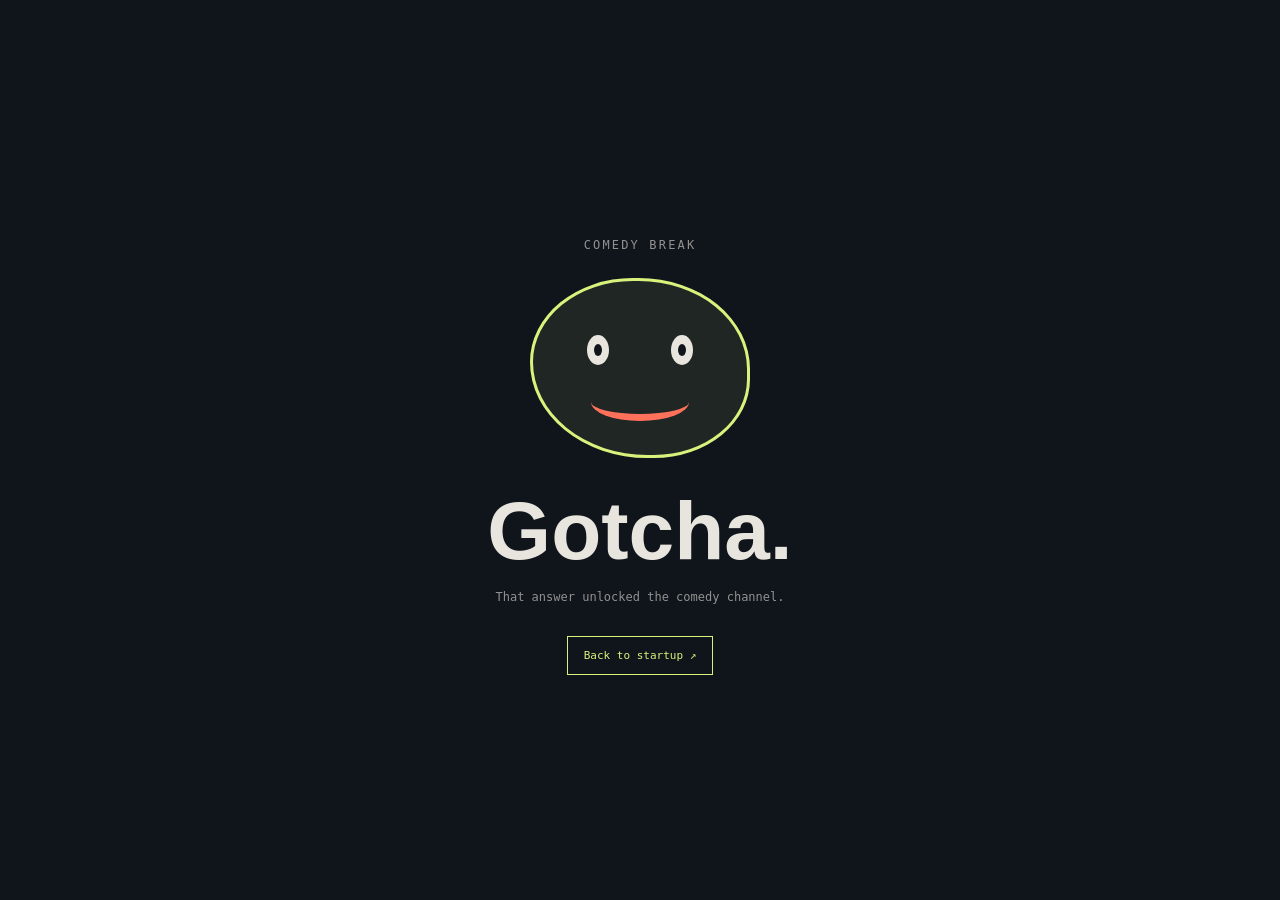
<file: comedy.html>
<!doctype html>
<html lang="en"><head><meta charset="UTF-8"><meta name="viewport" content="width=device-width, initial-scale=1.0, maximum-scale=5.0, viewport-fit=cover"><meta name="theme-color" content="#10151c"><meta name="mobile-web-app-capable" content="yes"><meta name="apple-mobile-web-app-capable" content="yes"><meta name="apple-mobile-web-app-status-bar-style" content="black-translucent"><meta name="apple-mobile-web-app-title" content="Night Shift"><title>Comedy Break - Night Shift</title><link rel="manifest" href="manifest.json"><link rel="icon" type="image/svg+xml" href="icon.svg"><link rel="apple-touch-icon" href="icon.svg"><style>:root{--ink:#10151c;--paper:#e8e5de;--lime:#d8f37c;--coral:#ff715b;--mono:'DM Mono',monospace;--display:'Space Grotesk',sans-serif}*{box-sizing:border-box}body{margin:0;min-height:100vh;display:grid;place-items:center;background:var(--ink);color:var(--paper);font-family:var(--display);overflow:hidden}.card{text-align:center;animation:pop .8s ease both}.eyebrow{color:var(--lime);font:10px var(--mono);letter-spacing:.18em;text-transform:uppercase}.face{width:220px;height:180px;margin:26px auto;border:3px solid var(--lime);border-radius:48% 52% 45% 55%;position:relative;animation:wobble 1.2s ease-in-out infinite;background:rgba(216,243,124,.08)}.eye{position:absolute;top:54px;width:22px;height:30px;border-radius:50%;background:var(--paper);animation:blink 3s infinite}.eye::after{content:"";position:absolute;width:8px;height:12px;left:7px;top:9px;border-radius:50%;background:var(--ink)}.eye.left{left:54px}.eye.right{right:54px}.mouth{position:absolute;left:58px;right:58px;bottom:34px;height:38px;border-bottom:7px solid var(--coral);border-radius:0 0 50% 50%;animation:laugh .6s ease-in-out infinite alternate}.card h1{font-size:clamp(42px,10vw,82px);margin:0}.card p{font:12px var(--mono);color:rgba(232,229,222,.6)}a{display:inline-block;margin-top:20px;color:var(--lime);font:11px var(--mono);text-decoration:none;border:1px solid var(--lime);padding:12px 16px}@keyframes pop{from{opacity:0;transform:scale(.8)}to{opacity:1;transform:none}}@keyframes wobble{0%,100%{transform:rotate(-4deg) translateY(0)}50%{transform:rotate(4deg) translateY(-10px)}}@keyframes laugh{to{height:50px}}@keyframes blink{0%,45%,50%,100%{transform:scaleY(1)}47%{transform:scaleY(.1)}}@media(prefers-reduced-motion:reduce){.card,.face,.mouth,.eye{animation:none}}</style></head><body><main class="card"><p class="eyebrow">Comedy break</p><div class="face" aria-label="Animated laughing face"><i class="eye left"></i><i class="eye right"></i><i class="mouth"></i></div><h1>Gotcha.</h1><p>That answer unlocked the comedy channel.</p><a href="index.html">Back to startup ↗</a></main></body></html>
</file>
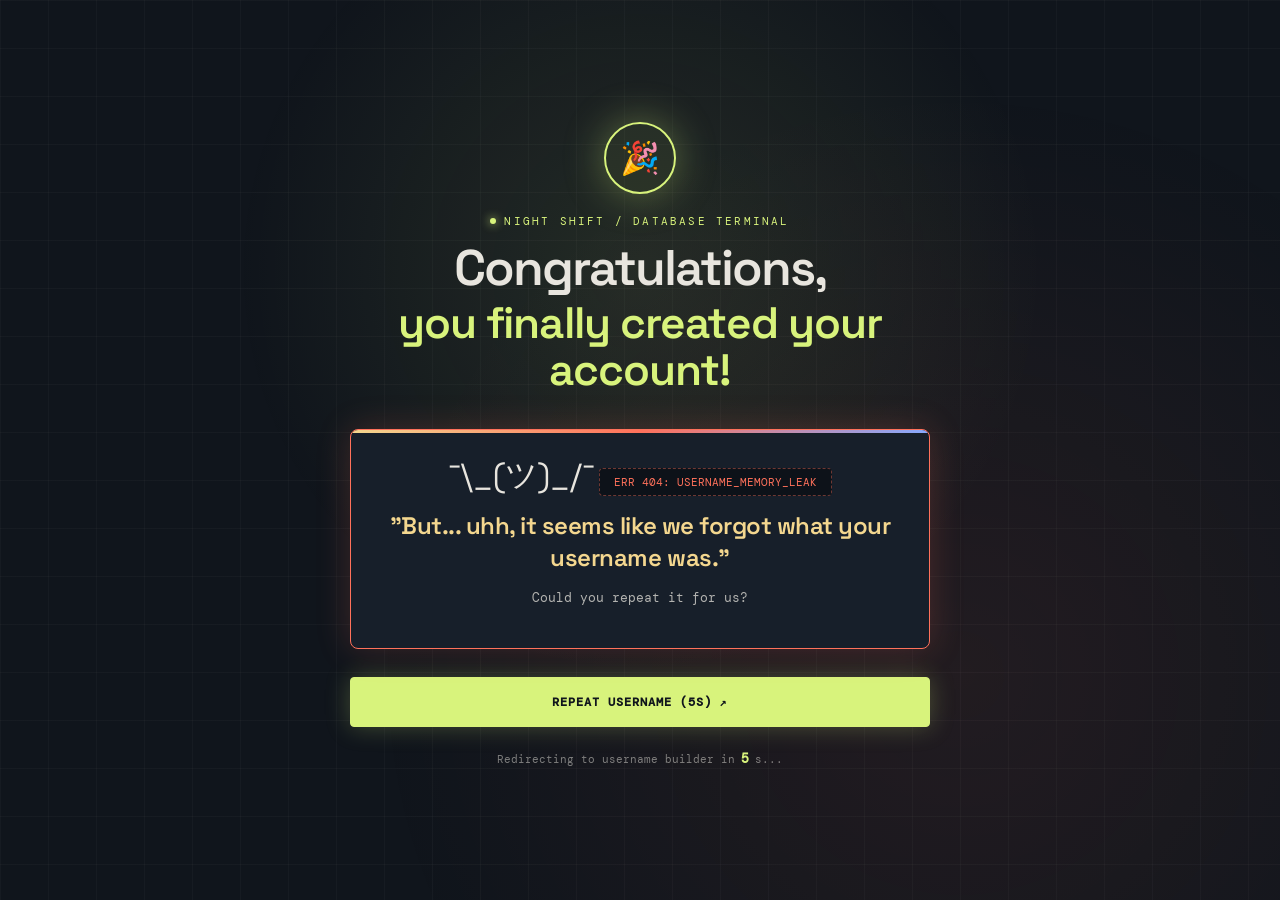
<file: congratulations.html>
<!doctype html>
<html lang="en">

<head>
  <meta charset="UTF-8">
  <meta name="viewport" content="width=device-width, initial-scale=1.0, maximum-scale=5.0, viewport-fit=cover">
  <meta name="theme-color" content="#10151c">
  <meta name="mobile-web-app-capable" content="yes">
  <meta name="apple-mobile-web-app-capable" content="yes">
  <meta name="apple-mobile-web-app-status-bar-style" content="black-translucent">
  <meta name="apple-mobile-web-app-title" content="Night Shift">
  <title>Account Created... Wait - Night Shift</title>
  <link rel="manifest" href="manifest.json">
  <link rel="icon" type="image/svg+xml" href="icon.svg">
  <link rel="apple-touch-icon" href="icon.svg">
  <link rel="preconnect" href="https://fonts.googleapis.com">
  <link rel="preconnect" href="https://fonts.gstatic.com" crossorigin>
  <link
    href="https://fonts.googleapis.com/css2?family=DM+Mono:ital,wght@0,400;0,500;1,400&family=Space+Grotesk:wght@400;500;600;700&display=swap"
    rel="stylesheet">
  <style>
    :root {
      --ink: #10151c;
      --surface: #171f2a;
      --surface-light: #222d3d;
      --paper: #e8e5de;
      --lime: #d8f37c;
      --coral: #ff715b;
      --blue: #87a9ff;
      --gold: #f4d78f;
      --line: rgba(232, 229, 222, .18);
      --mono: 'DM Mono', monospace;
      --display: 'Space Grotesk', sans-serif;
    }

    * {
      box-sizing: border-box;
    }

    body {
      margin: 0;
      min-height: 100vh;
      background: var(--ink);
      color: var(--paper);
      font-family: var(--display);
      display: flex;
      flex-direction: column;
      align-items: center;
      justify-content: center;
      padding: 32px 16px;
      overflow-x: hidden;
      position: relative;
    }

    /* Ambient background grid & stars */
    body::before {
      content: "";
      position: fixed;
      inset: 0;
      z-index: 0;
      background-image:
        radial-gradient(circle at 50% 30%, rgba(216, 243, 124, .1), transparent 45%),
        radial-gradient(circle at 75% 75%, rgba(255, 113, 91, .08), transparent 50%),
        linear-gradient(rgba(232, 229, 222, .03) 1px, transparent 1px),
        linear-gradient(90deg, rgba(232, 229, 222, .03) 1px, transparent 1px);
      background-size: 100% 100%, 100% 100%, 48px 48px, 48px 48px;
      pointer-events: none;
    }

    .container {
      position: relative;
      z-index: 1;
      width: min(580px, 100%);
      text-align: center;
      display: flex;
      flex-direction: column;
      align-items: center;
    }

    /* Celebration Badge */
    .party-burst {
      width: 72px;
      height: 72px;
      border: 2px solid var(--lime);
      border-radius: 50%;
      color: var(--lime);
      display: grid;
      place-items: center;
      font-size: 32px;
      margin: 0 auto 20px;
      box-shadow: 0 0 40px rgba(216, 243, 124, .35);
      animation: pop 0.8s cubic-bezier(.2, .8, .2, 1) both;
      background: rgba(216, 243, 124, .06);
    }

    .eyebrow {
      color: var(--lime);
      font: 11px var(--mono);
      letter-spacing: .2em;
      text-transform: uppercase;
      margin: 0 0 14px;
      display: flex;
      align-items: center;
      gap: 8px;
    }

    .eyebrow::before {
      content: "";
      width: 6px;
      height: 6px;
      background: var(--lime);
      border-radius: 50%;
      box-shadow: 0 0 10px var(--lime);
      animation: blink 1.5s infinite;
    }

    h1 {
      font-size: clamp(32px, 6vw, 50px);
      line-height: 1.05;
      letter-spacing: -.04em;
      margin: 0 0 20px;
      font-weight: 600;
      color: var(--paper);
    }

    h1 span {
      display: block;
      color: var(--lime);
      font-size: .88em;
      letter-spacing: -.02em;
      margin-top: 6px;
    }

    /* Awkward Plot Twist Box */
    .twist-card {
      background: var(--surface);
      border: 1px solid var(--coral);
      border-radius: 8px;
      padding: 24px 28px;
      margin: 16px 0 28px;
      width: 100%;
      box-shadow: 0 0 35px rgba(255, 113, 91, .2);
      text-align: center;
      position: relative;
      animation: twist-arrive 1.2s cubic-bezier(.2, .8, .2, 1) 0.6s both;
      overflow: hidden;
    }

    .twist-card::before {
      content: "";
      position: absolute;
      top: 0;
      left: 0;
      right: 0;
      height: 3px;
      background: linear-gradient(90deg, var(--gold), var(--coral), var(--blue));
    }

    .shrug-avatar {
      font-size: 32px;
      margin-bottom: 12px;
      display: inline-block;
      animation: wobble 2s ease-in-out infinite;
    }

    .twist-quote {
      font-size: clamp(18px, 3.8vw, 24px);
      font-weight: 600;
      line-height: 1.35;
      color: var(--gold);
      letter-spacing: -.02em;
      margin: 0 0 12px;
    }

    .twist-sub {
      font: 13px/1.65 var(--mono);
      color: rgba(232, 229, 222, .75);
      margin: 0 0 16px;
    }

    .sys-log {
      display: inline-block;
      font: 11px var(--mono);
      background: rgba(0, 0, 0, .4);
      border: 1px dashed rgba(255, 113, 91, .4);
      border-radius: 4px;
      padding: 6px 14px;
      color: var(--coral);
      margin-bottom: 8px;
    }

    /* Countdown & Action Bar */
    .action-row {
      display: flex;
      flex-direction: column;
      gap: 12px;
      width: 100%;
      align-items: center;
    }

    .btn {
      width: 100%;
      padding: 16px 20px;
      font: 12px var(--mono);
      text-transform: uppercase;
      letter-spacing: .08em;
      border: 1px solid var(--lime);
      background: var(--lime);
      color: var(--ink);
      font-weight: 700;
      border-radius: 4px;
      cursor: pointer;
      text-decoration: none;
      text-align: center;
      transition: all .25s ease;
      box-shadow: 0 0 25px rgba(216, 243, 124, .25);
    }

    .btn:hover {
      background: transparent;
      color: var(--lime);
      box-shadow: 0 0 35px rgba(216, 243, 124, .45);
      transform: translateY(-2px);
    }

    .countdown-note {
      font: 11px var(--mono);
      color: rgba(232, 229, 222, .5);
      display: flex;
      align-items: center;
      gap: 6px;
    }

    .countdown-note strong {
      color: var(--lime);
      font-size: 13px;
    }

    @keyframes pop {
      from { transform: scale(.4); opacity: 0; }
      to { transform: scale(1); opacity: 1; }
    }

    @keyframes twist-arrive {
      from {
        transform: translateY(20px);
        opacity: 0;
      }
      to {
        transform: translateY(0);
        opacity: 1;
      }
    }

    @keyframes wobble {
      0%, 100% { transform: rotate(-3deg); }
      50% { transform: rotate(3deg); }
    }

    @keyframes blink {
      0%, 100% { opacity: .3; }
      50% { opacity: 1; }
    }
  </style>
</head>

<body>
  <main class="container">
    <div class="party-burst" aria-hidden="true">🎉</div>
    <p class="eyebrow">Night Shift / Database Terminal</p>
    <h1>Congratulations,<span>you finally created your account!</span></h1>

    <!-- The Plot Twist -->
    <div class="twist-card">
      <div class="shrug-avatar" aria-label="Confused shrug emoji">¯\_(ツ)_/¯</div>
      <div class="sys-log">ERR 404: USERNAME_MEMORY_LEAK</div>
      <div class="twist-quote">
        "But... uhh, it seems like we forgot what your username was."
      </div>
      <div class="twist-sub">
        Could you repeat it for us?
      </div>
    </div>

    <!-- Navigation & Countdown -->
    <div class="action-row">
      <a class="btn" id="return-btn" href="username.html">Repeat Username ↗</a>
      <p class="countdown-note">
        Redirecting to username builder in <strong id="timer-sec">6</strong>s...
      </p>
    </div>
  </main>

  <script>
    // Audio synthesizer: plays a brief fanfare followed by an awkward wobble sound
    const audioCtx = window.AudioContext ? new AudioContext() : null;
    function playTone(freq, type = 'sine', duration = 0.12, gainVal = 0.08, delay = 0) {
      if (!audioCtx) return;
      setTimeout(() => {
        try {
          if (audioCtx.state === 'suspended') audioCtx.resume();
          const osc = audioCtx.createOscillator();
          const gain = audioCtx.createGain();
          osc.type = type;
          osc.frequency.setValueAtTime(freq, audioCtx.currentTime);
          gain.gain.setValueAtTime(gainVal, audioCtx.currentTime);
          gain.gain.exponentialRampToValueAtTime(0.0001, audioCtx.currentTime + duration);
          osc.connect(gain);
          gain.connect(audioCtx.destination);
          osc.start();
          osc.stop(audioCtx.currentTime + duration);
        } catch (e) { }
      }, delay);
    }

    // Celebratory victory tones
    playTone(523.25, 'sine', 0.14, 0.09, 100);  // C5
    playTone(659.25, 'sine', 0.14, 0.09, 240);  // E5
    playTone(783.99, 'sine', 0.20, 0.10, 380);  // G5
    playTone(1046.50, 'sine', 0.40, 0.12, 540); // C6

    // Awkward comic record scratch / stutter tones for the twist
    setTimeout(() => {
      playTone(320, 'sawtooth', 0.18, 0.08, 0);
      playTone(240, 'sawtooth', 0.22, 0.08, 120);
      playTone(160, 'sawtooth', 0.35, 0.10, 260);
    }, 1100);

    // Countdown and automatic redirection back to username.html
    let secondsLeft = 6;
    const timerSec = document.querySelector('#timer-sec');
    const returnBtn = document.querySelector('#return-btn');

    const countdown = setInterval(() => {
      secondsLeft--;
      if (timerSec) timerSec.textContent = secondsLeft;
      if (returnBtn) returnBtn.textContent = `Repeat Username (${secondsLeft}s) ↗`;

      if (secondsLeft <= 0) {
        clearInterval(countdown);
        window.location.href = 'username.html';
      }
    }, 1000);
  </script>
</body>

</html>
</file>
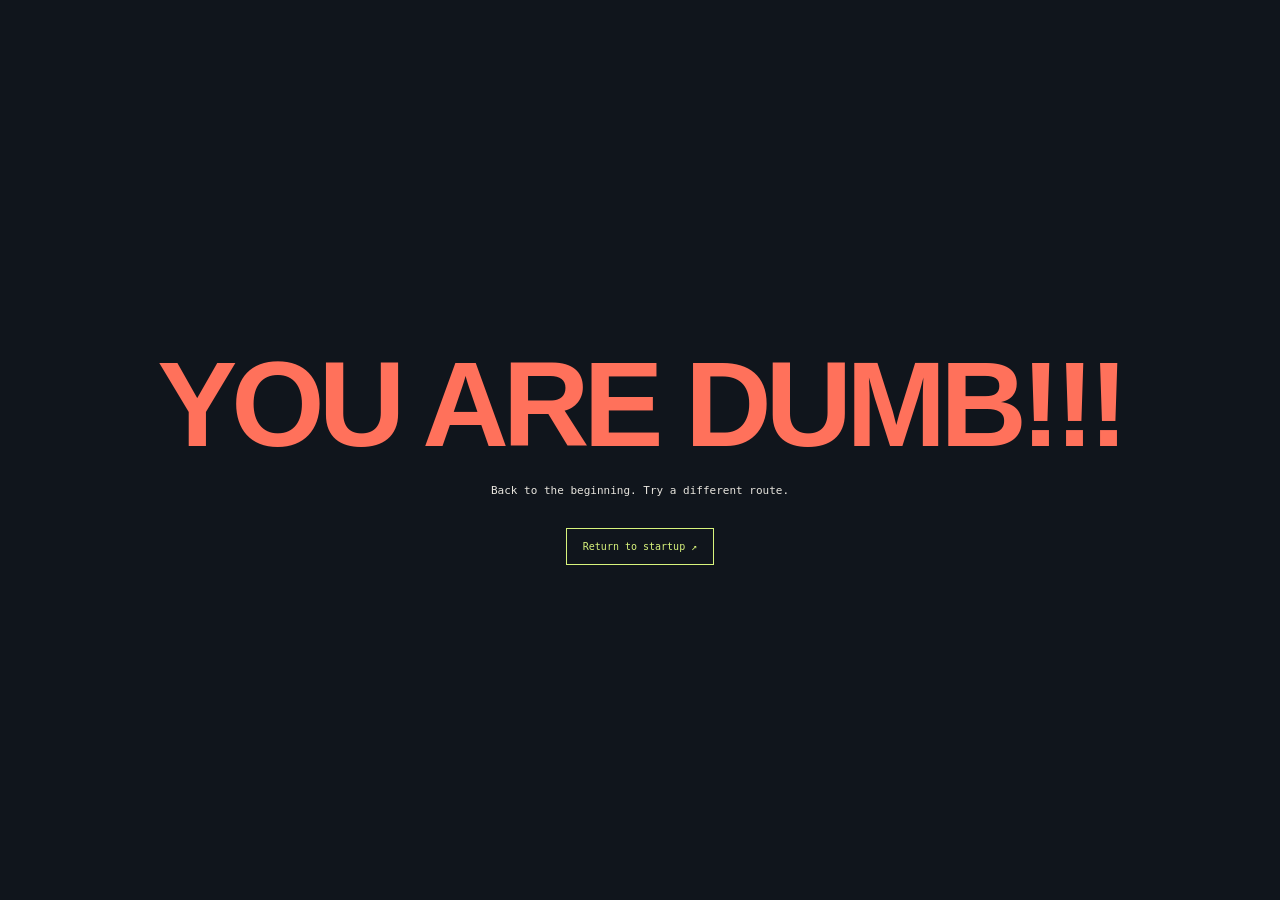
<file: dumb.html>
<!doctype html>
<html lang="en"><head><meta charset="UTF-8"><meta name="viewport" content="width=device-width, initial-scale=1.0, maximum-scale=5.0, viewport-fit=cover"><meta name="theme-color" content="#10151c"><meta name="mobile-web-app-capable" content="yes"><meta name="apple-mobile-web-app-capable" content="yes"><meta name="apple-mobile-web-app-status-bar-style" content="black-translucent"><meta name="apple-mobile-web-app-title" content="Night Shift"><title>Try Again - Night Shift</title><link rel="manifest" href="manifest.json"><link rel="icon" type="image/svg+xml" href="icon.svg"><link rel="apple-touch-icon" href="icon.svg"><style>body{margin:0;min-height:100vh;display:grid;place-items:center;background:#10151c;color:#ff715b;font-family:'Space Grotesk',sans-serif;text-align:center}.card{animation:shake .5s ease-in-out infinite alternate}.card h1{font-size:clamp(48px,12vw,120px);margin:0;letter-spacing:-.05em}.card p{color:#e8e5de;font:11px 'DM Mono',monospace}.card a{display:inline-block;margin-top:20px;color:#d8f37c;border:1px solid #d8f37c;padding:12px 16px;text-decoration:none;font:10px 'DM Mono',monospace}@keyframes shake{from{transform:rotate(-2deg)}to{transform:rotate(2deg)}}@media(prefers-reduced-motion:reduce){.card{animation:none}}</style></head><body><main class="card"><h1>YOU ARE DUMB!!!</h1><p>Back to the beginning. Try a different route.</p><a href="index.html">Return to startup ↗</a></main></body></html>
</file>
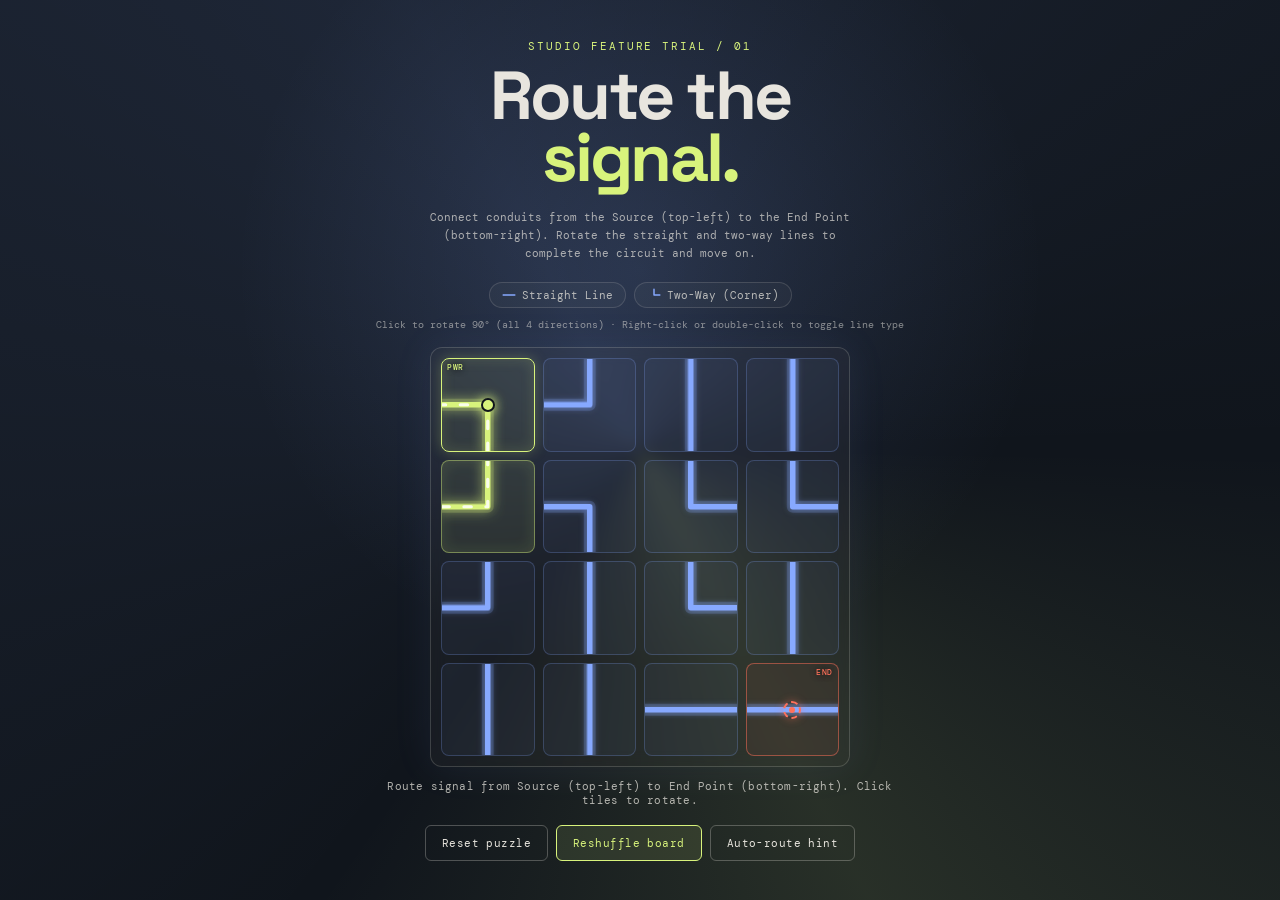
<file: game.html>
<!doctype html>
<html lang="en">

<head>
	<meta charset="UTF-8">
	<meta name="viewport" content="width=device-width, initial-scale=1.0, maximum-scale=5.0, viewport-fit=cover">
	<meta name="theme-color" content="#10151c">
	<meta name="mobile-web-app-capable" content="yes">
	<meta name="apple-mobile-web-app-capable" content="yes">
	<meta name="apple-mobile-web-app-status-bar-style" content="black-translucent">
	<meta name="apple-mobile-web-app-title" content="Night Shift">
	<title>Studio Puzzle - Night Shift</title>
	<link rel="manifest" href="manifest.json">
	<link rel="icon" type="image/svg+xml" href="icon.svg">
	<link rel="apple-touch-icon" href="icon.svg">
	<link rel="preconnect" href="https://fonts.googleapis.com">
	<link rel="preconnect" href="https://fonts.gstatic.com" crossorigin>
	<link
		href="https://fonts.googleapis.com/css2?family=DM+Mono:wght@400;500&family=Space+Grotesk:wght@400;500;600;700&display=swap"
		rel="stylesheet">
	<style>
		:root {
			--ink: #10151c;
			--paper: #e8e5de;
			--lime: #d8f37c;
			--coral: #ff715b;
			--blue: #87a9ff;
			--cyan: #5ce1e6;
			--mono: 'DM Mono', monospace;
			--display: 'Space Grotesk', sans-serif;
		}

		* {
			box-sizing: border-box;
		}

		html,
		body {
			margin: 0;
			min-height: 100%;
			background: var(--ink);
			color: var(--paper);
		}

		body {
			font-family: var(--display);
			overflow-x: hidden;
		}

		.game-page {
			min-height: 100vh;
			display: grid;
			place-items: center;
			padding: 24px 16px;
			position: relative;
			isolation: isolate;
			overflow: hidden;
			background: radial-gradient(circle at 50% 30%, rgba(135, 169, 255, .14), transparent 45%), var(--ink);
		}

		.game-page::before {
			content: "";
			position: absolute;
			inset: -30%;
			z-index: -1;
			background: conic-gradient(from 90deg, transparent, rgba(216, 243, 124, .12), transparent 35%, rgba(135, 169, 255, .12), transparent);
			animation: spin 24s linear infinite;
		}

		.game-card {
			width: min(540px, 100%);
			text-align: center;
			animation: arrive .8s cubic-bezier(.22, 1, .36, 1) both;
		}

		.eyebrow {
			margin: 0 0 12px;
			color: var(--lime);
			font: 11px var(--mono);
			letter-spacing: .18em;
			text-transform: uppercase;
		}

		.game-card h1 {
			margin: 0;
			font-size: clamp(40px, 8.5vw, 68px);
			line-height: .92;
			letter-spacing: -.04em;
		}

		.game-card h1 span {
			display: block;
			color: var(--lime);
		}

		.intro {
			max-width: 440px;
			margin: 18px auto 20px;
			color: rgba(232, 229, 222, .7);
			font: 11px/1.65 var(--mono);
		}

		.puzzle {
			display: grid;
			grid-template-columns: repeat(4, 1fr);
			gap: 8px;
			width: min(420px, 100%);
			margin: 0 auto;
			padding: 10px;
			border: 1px solid rgba(232, 229, 222, .18);
			border-radius: 12px;
			background: rgba(232, 229, 222, .035);
			backdrop-filter: blur(8px);
			box-shadow: 0 0 40px rgba(135, 169, 255, .08);
			position: relative;
		}

		.tile {
			position: relative;
			aspect-ratio: 1;
			border: 1px solid rgba(135, 169, 255, .24);
			border-radius: 8px;
			background: rgba(135, 169, 255, .05);
			cursor: pointer;
			padding: 0;
			outline: none;
			overflow: hidden;
			display: flex;
			align-items: center;
			justify-content: center;
			transition: border-color .2s, background .2s, box-shadow .2s, transform .2s;
			user-select: none;
			-webkit-user-select: none;
			touch-action: manipulation;
			-webkit-tap-highlight-color: transparent;
		}

		.tile:hover {
			border-color: rgba(216, 243, 124, .65);
			background: rgba(216, 243, 124, .06);
			transform: scale(1.03);
			z-index: 2;
		}

		.tile:focus-visible {
			outline: 2px solid var(--lime);
			outline-offset: 2px;
		}

		.tile.powered {
			border-color: rgba(216, 243, 124, .45);
			background: rgba(216, 243, 124, .08);
			box-shadow: inset 0 0 16px rgba(216, 243, 124, .12);
		}

		/* Source Tile (Start) */
		.tile.source {
			border-color: var(--lime);
			box-shadow: 0 0 14px rgba(216, 243, 124, .25), inset 0 0 14px rgba(216, 243, 124, .15);
		}

		/* End Point Tile (Exit) */
		.tile.endpoint {
			border-color: rgba(255, 113, 91, .5);
			background: rgba(255, 113, 91, .06);
		}

		.tile.endpoint:hover {
			border-color: var(--coral);
			background: rgba(255, 113, 91, .12);
		}

		.tile.endpoint.activated {
			border-color: var(--lime);
			background: rgba(216, 243, 124, .2);
			box-shadow: 0 0 24px rgba(216, 243, 124, .5), inset 0 0 18px rgba(216, 243, 124, .25);
			animation: node-pulse 1.8s ease-in-out infinite;
		}

		.tile-rotator {
			width: 100%;
			height: 100%;
			display: flex;
			align-items: center;
			justify-content: center;
			transition: transform .26s cubic-bezier(.34, 1.4, .64, 1);
			pointer-events: none;
		}

		.conduit-svg {
			width: 100%;
			height: 100%;
			display: block;
			overflow: visible;
		}

		/* Conduit line styles */
		.pipe-track {
			stroke: rgba(135, 169, 255, .2);
			stroke-width: 13;
			stroke-linecap: square;
			stroke-linejoin: round;
			fill: none;
		}

		.pipe-core {
			stroke: var(--blue);
			stroke-width: 6;
			stroke-linecap: square;
			stroke-linejoin: round;
			fill: none;
			filter: drop-shadow(0 0 4px rgba(135, 169, 255, .6));
			transition: stroke .22s, filter .22s;
		}

		.tile.powered .pipe-track {
			stroke: rgba(216, 243, 124, .22);
		}

		.tile.powered .pipe-core {
			stroke: var(--lime);
			filter: drop-shadow(0 0 7px rgba(216, 243, 124, .95));
		}

		.pipe-pulse {
			stroke: #ffffff;
			stroke-width: 3.5;
			stroke-linecap: round;
			stroke-linejoin: round;
			stroke-dasharray: 8 16;
			fill: none;
			opacity: 0;
			transition: opacity .25s;
		}

		.tile.powered .pipe-pulse {
			opacity: .85;
			animation: signal-stream .9s linear infinite;
		}

		/* Badges on tiles */
		.tile-badge {
			position: absolute;
			z-index: 3;
			pointer-events: none;
		}

		/* Source styling */
		.source-emitter {
			width: 14px;
			height: 14px;
			border-radius: 50%;
			background: var(--lime);
			box-shadow: 0 0 12px var(--lime);
			border: 2px solid var(--ink);
			animation: pulse 1.6s ease-in-out infinite;
		}

		.source-tag {
			position: absolute;
			top: 3px;
			left: 5px;
			font: 8px var(--mono);
			letter-spacing: .08em;
			color: var(--lime);
			text-transform: uppercase;
			pointer-events: none;
			font-weight: 500;
			text-shadow: 0 0 6px rgba(0, 0, 0, .8);
		}

		/* End Point styling */
		.endpoint-target {
			width: 18px;
			height: 18px;
			border: 2px dashed var(--coral);
			border-radius: 50%;
			display: grid;
			place-items: center;
			transition: all .25s;
			box-shadow: 0 0 8px rgba(255, 113, 91, .4);
		}

		.endpoint-target::after {
			content: "";
			width: 6px;
			height: 6px;
			border-radius: 50%;
			background: var(--coral);
			transition: all .25s;
		}

		.endpoint-tag {
			position: absolute;
			top: 3px;
			right: 5px;
			font: 8px var(--mono);
			letter-spacing: .08em;
			color: var(--coral);
			text-transform: uppercase;
			pointer-events: none;
			font-weight: 500;
			text-shadow: 0 0 6px rgba(0, 0, 0, .8);
			transition: color .25s;
		}

		.tile.endpoint.activated .endpoint-target {
			border: 2px solid var(--lime);
			box-shadow: 0 0 12px var(--lime);
			animation: spin 5s linear infinite;
		}

		.tile.endpoint.activated .endpoint-target::after {
			background: var(--lime);
			box-shadow: 0 0 10px var(--lime);
		}

		.tile.endpoint.activated .endpoint-tag {
			color: var(--lime);
		}

		/* Legend & info pills */
		.legend {
			display: flex;
			flex-wrap: wrap;
			justify-content: center;
			gap: 8px;
			margin: 16px auto 10px;
			max-width: 440px;
		}

		.legend-pill {
			display: inline-flex;
			align-items: center;
			gap: 6px;
			padding: 5px 12px;
			border-radius: 20px;
			border: 1px solid rgba(232, 229, 222, .15);
			background: rgba(232, 229, 222, .03);
			font: 11px var(--mono);
			color: rgba(232, 229, 222, .75);
		}

		.legend-icon {
			width: 14px;
			height: 14px;
			stroke: var(--blue);
			stroke-width: 2.5;
			fill: none;
		}

		.instructions {
			margin: 6px 0 16px;
			color: rgba(232, 229, 222, .55);
			font: 10px var(--mono);
		}

		.game-status {
			min-height: 20px;
			margin: 12px 0 0;
			color: rgba(232, 229, 222, .75);
			font: 11px var(--mono);
			letter-spacing: .02em;
		}

		.game-status.success {
			color: var(--lime);
			font-weight: 500;
			text-shadow: 0 0 12px rgba(216, 243, 124, .45);
		}

		.controls {
			display: flex;
			flex-wrap: wrap;
			justify-content: center;
			align-items: center;
			gap: 8px;
			margin-top: 18px;
		}

		.btn,
		.feature-link {
			display: inline-flex;
			align-items: center;
			justify-content: center;
			gap: 6px;
			padding: 10px 16px;
			border: 1px solid rgba(232, 229, 222, .28);
			border-radius: 6px;
			background: transparent;
			color: var(--paper);
			font: 11px var(--mono);
			letter-spacing: .04em;
			text-decoration: none;
			cursor: pointer;
			transition: border-color .2s, color .2s, transform .2s, background .2s, box-shadow .2s;
		}

		.btn:hover,
		.feature-link:hover {
			border-color: var(--lime);
			color: var(--lime);
			transform: translateY(-2px);
			box-shadow: 0 4px 16px rgba(216, 243, 124, .12);
		}

		.btn-primary {
			border-color: var(--lime);
			background: rgba(216, 243, 124, .1);
			color: var(--lime);
		}

		.btn-primary:hover {
			background: var(--lime);
			color: var(--ink);
		}

		.feature-link {
			border-color: var(--lime);
			background: var(--lime);
			color: var(--ink);
			font-weight: 600;
			box-shadow: 0 0 24px rgba(216, 243, 124, .35);
			animation: arrive .4s ease-out both;
		}

		.feature-link:hover {
			background: transparent;
			color: var(--lime);
		}

		.btn:disabled {
			opacity: 0.35;
			cursor: not-allowed;
			pointer-events: none;
			transform: none;
			box-shadow: none;
		}

		.puzzle.completed {
			pointer-events: none;
		}

		.puzzle.completed .tile {
			cursor: default;
		}

		.hidden {
			display: none !important;
		}

		@keyframes spin {
			to {
				transform: rotate(360deg);
			}
		}

		@keyframes arrive {
			from {
				opacity: 0;
				transform: translateY(18px) scale(.98);
			}

			to {
				opacity: 1;
				transform: none;
			}
		}

		@keyframes pulse {
			0%, 100% {
				transform: scale(1);
				box-shadow: 0 0 8px var(--lime);
			}
			50% {
				transform: scale(1.22);
				box-shadow: 0 0 18px var(--lime);
			}
		}

		@keyframes node-pulse {
			0%, 100% {
				box-shadow: 0 0 16px rgba(216, 243, 124, .35), inset 0 0 14px rgba(216, 243, 124, .15);
			}
			50% {
				box-shadow: 0 0 26px rgba(216, 243, 124, .6), inset 0 0 22px rgba(216, 243, 124, .3);
			}
		}

		@keyframes signal-stream {
			to {
				stroke-dashoffset: -24;
			}
		}

		@keyframes solve-glow {
			0%, 100% {
				box-shadow: 0 0 40px rgba(216, 243, 124, .15);
			}
			50% {
				box-shadow: 0 0 60px rgba(216, 243, 124, .45);
			}
		}

		@media (prefers-reduced-motion: reduce) {
			.game-page::before,
			.game-card,
			.tile,
			.tile-rotator,
			.pipe-pulse,
			.source-emitter,
			.endpoint-target,
			.tile.endpoint.activated {
				animation: none !important;
				transition: none !important;
			}
		}
	</style>
</head>

<body>
	<main class="game-page">
		<section class="game-card" aria-labelledby="game-title">
			<p class="eyebrow">Studio feature trial / 01</p>
			<h1 id="game-title">Route the<span>signal.</span></h1>
			<p class="intro">Connect conduits from the Source (top-left) to the End Point (bottom-right). Rotate the straight and two-way lines to complete the circuit and move on.</p>

			<div class="legend" aria-label="Conduit line types">
				<div class="legend-pill" title="Straight Line: traverses opposite sides">
					<svg class="legend-icon" viewBox="0 0 24 24"><line x1="2" y1="12" x2="22" y2="12" stroke-linecap="round"/></svg>
					<span>Straight Line</span>
				</div>
				<div class="legend-pill" title="Two-Way Line: 90° corner bend">
					<svg class="legend-icon" viewBox="0 0 24 24"><polyline points="12,2 12,12 22,12" stroke-linecap="round" stroke-linejoin="round"/></svg>
					<span>Two-Way (Corner)</span>
				</div>
			</div>
			<p class="instructions">Click to rotate 90° (all 4 directions) · Right-click or double-click to toggle line type</p>

			<div class="puzzle" id="puzzle" role="group" aria-label="Signal routing puzzle board"></div>

			<p class="game-status" id="game-status" aria-live="polite">Click any tile to rotate it.</p>

			<div class="controls">
				<button class="btn" id="reset-btn" type="button" title="Reset current board to initial scrambled rotation">Reset puzzle</button>
				<button class="btn btn-primary" id="reshuffle-btn" type="button" title="Generate a fresh board layout with shuffled line types">Reshuffle board</button>
				<button class="btn" id="solve-hint-btn" type="button" title="Align conduits to the valid solution path">Auto-route hint</button>
				<a class="feature-link hidden" id="feature-link" href="quiz.html">Continue to quiz ↗</a>
			</div>
		</section>
	</main>

	<script>
		// Grid configuration
		const GRID_SIZE = 4;
		const TOTAL_TILES = 16;
		const SOURCE_INDEX = 0;   // Top-left
		const END_POINT_INDEX = 15; // Bottom-right

		// Direction vectors [dr, dc, oppIndex, name]
		// 0: North, 1: East, 2: South, 3: West
		const DIRS = [
			{ dr: -1, dc: 0, opp: 2, name: 'N' },
			{ dr: 0, dc: 1, opp: 3, name: 'E' },
			{ dr: 1, dc: 0, opp: 0, name: 'S' },
			{ dr: 0, dc: -1, opp: 1, name: 'W' }
		];

		// Two conduit tile definitions (3-way removed):
		// - 'straight': West <-> East
		// - 'two-way': North <-> East (90-degree corner bend)
		const TILE_TYPES = ['straight', 'two-way'];
		const TILE_DEFS = {
			'straight': {
				basePorts: [1, 3], // East, West
				svgPath: 'M 0,50 L 100,50'
			},
			'two-way': {
				basePorts: [0, 1], // North, East
				svgPath: 'M 50,0 L 50,50 L 100,50'
			}
		};

		// Helper: compute open ports for a tile given its type and effective rotation (0..3)
		function getPorts(type, rot) {
			const effectiveRot = ((rot % 4) + 4) % 4;
			return TILE_DEFS[type].basePorts.map(p => (p + effectiveRot) % 4);
		}

		// DOM Elements
		const puzzleEl = document.querySelector('#puzzle');
		const statusEl = document.querySelector('#game-status');
		const resetBtn = document.querySelector('#reset-btn');
		const reshuffleBtn = document.querySelector('#reshuffle-btn');
		const solveHintBtn = document.querySelector('#solve-hint-btn');
		const featureLink = document.querySelector('#feature-link');

		// State
		let board = []; // Array of { type, rotSteps, solvedRot, initialRotSteps }
		let gameEnded = false;
		let victoryTimer = null;

		// Audio synthesizer for victory chime
		const audioCtx = window.AudioContext ? new AudioContext() : null;
		function playTone(freq, type = 'sine', duration = 0.12, gainVal = 0.08) {
			if (!audioCtx) return;
			if (audioCtx.state === 'suspended') audioCtx.resume();
			try {
				const osc = audioCtx.createOscillator();
				const gain = audioCtx.createGain();
				osc.type = type;
				osc.frequency.setValueAtTime(freq, audioCtx.currentTime);
				gain.gain.setValueAtTime(gainVal, audioCtx.currentTime);
				gain.gain.exponentialRampToValueAtTime(0.0001, audioCtx.currentTime + duration);
				osc.connect(gain);
				gain.connect(audioCtx.destination);
				osc.start();
				osc.stop(audioCtx.currentTime + duration);
			} catch (e) { }
		}

		function playVictoryChime() {
			playTone(523.25, 'sine', 0.15, 0.1);
			setTimeout(() => playTone(659.25, 'sine', 0.15, 0.1), 120);
			setTimeout(() => playTone(783.99, 'sine', 0.15, 0.1), 240);
			setTimeout(() => playTone(1046.50, 'sine', 0.45, 0.15), 360);
		}

		// Guaranteed solvable board generator using only straight and two-way lines
		function generateSolvableBoard() {
			let path = null;
			let attempts = 0;

			// Generate a random self-avoiding walk from SOURCE (0) to END_POINT (15)
			while (!path && attempts < 200) {
				attempts++;
				const p = [SOURCE_INDEX];
				const visited = new Set([SOURCE_INDEX]);
				let curr = SOURCE_INDEX;

				while (curr !== END_POINT_INDEX) {
					const r = Math.floor(curr / GRID_SIZE);
					const c = curr % GRID_SIZE;
					const nbrs = [];

					DIRS.forEach((d, dIdx) => {
						const nr = r + d.dr, nc = c + d.dc;
						if (nr >= 0 && nr < GRID_SIZE && nc >= 0 && nc < GRID_SIZE) {
							const v = nr * GRID_SIZE + nc;
							if (!visited.has(v)) nbrs.push({ v, dIdx, opp: d.opp });
						}
					});

					if (nbrs.length === 0) break; // Dead end, retry
					const chosen = nbrs[Math.floor(Math.random() * nbrs.length)];
					visited.add(chosen.v);
					p.push(chosen.v);
					curr = chosen.v;
				}

				if (curr === END_POINT_INDEX && p.length >= 6) {
					path = p;
				}
			}

			// Fallback path if random walk took too long
			if (!path) {
				path = [0, 1, 2, 3, 7, 11, 15];
			}

			// Required directions for each tile on the path
			const nodeReqDirs = Array.from({ length: TOTAL_TILES }, () => new Set());
			for (let i = 0; i < path.length - 1; i++) {
				const u = path[i], v = path[i + 1];
				const r1 = Math.floor(u / GRID_SIZE), c1 = u % GRID_SIZE;
				const r2 = Math.floor(v / GRID_SIZE), c2 = v % GRID_SIZE;

				DIRS.forEach((d, dIdx) => {
					if (r1 + d.dr === r2 && c1 + d.dc === c2) {
						nodeReqDirs[u].add(dIdx);
						nodeReqDirs[v].add(d.opp);
					}
				});
			}

			// Assign tile types (straight or two-way) and solved rotations
			const tiles = [];
			const counts = { 'straight': 0, 'two-way': 0 };

			for (let i = 0; i < TOTAL_TILES; i++) {
				const req = nodeReqDirs[i];
				const options = [];

				TILE_TYPES.forEach(type => {
					for (let rot = 0; rot < 4; rot++) {
						const ports = new Set(getPorts(type, rot));
						let satisfies = true;
						for (const reqDir of req) {
							if (!ports.has(reqDir)) { satisfies = false; break; }
						}
						if (satisfies) options.push({ type, rot });
					}
				});

				// Shuffle options and balance types across board
				options.sort(() => Math.random() - 0.5);
				options.sort((a, b) => counts[a.type] - counts[b.type]);

				const chosen = options[0];
				counts[chosen.type]++;

				// Scramble initial rotation (1, 2, or 3 clockwise turns)
				const scrambleOffset = 1 + Math.floor(Math.random() * 3);
				const initialRotSteps = chosen.rot + scrambleOffset;

				tiles.push({
					type: chosen.type,
					rotSteps: initialRotSteps,
					solvedRot: chosen.rot,
					initialRotSteps: initialRotSteps
				});
			}

			return tiles;
		}

		// Calculate real-time signal propagation starting from Source (tile 0)
		function evaluateSignal() {
			const powered = new Set();
			powered.add(SOURCE_INDEX);
			const queue = [SOURCE_INDEX];

			while (queue.length > 0) {
				const u = queue.shift();
				const r = Math.floor(u / GRID_SIZE);
				const c = u % GRID_SIZE;
				const portsU = getPorts(board[u].type, board[u].rotSteps);

				DIRS.forEach((dir, dIdx) => {
					if (!portsU.includes(dIdx)) return;
					const nr = r + dir.dr;
					const nc = c + dir.dc;

					if (nr >= 0 && nr < GRID_SIZE && nc >= 0 && nc < GRID_SIZE) {
						const v = nr * GRID_SIZE + nc;
						const portsV = getPorts(board[v].type, board[v].rotSteps);
						if (portsV.includes(dir.opp)) {
							if (!powered.has(v)) {
								powered.add(v);
								queue.push(v);
							}
						}
					}
				});
			}

			return powered;
		}

		// Render board to DOM
		function render() {
			const poweredTiles = evaluateSignal();
			puzzleEl.innerHTML = '';

			board.forEach((tile, index) => {
				const button = document.createElement('button');
				button.type = 'button';
				button.className = 'tile';
				button.dataset.index = index;
				button.dataset.type = tile.type;
				button.dataset.rotation = tile.rotSteps % 4;

				const isSource = (index === SOURCE_INDEX);
				const isEndPoint = (index === END_POINT_INDEX);
				const isPowered = poweredTiles.has(index);
				const isEndActive = isEndPoint && isPowered;

				if (isSource) button.classList.add('source');
				if (isEndPoint) button.classList.add('endpoint');
				if (isPowered) button.classList.add('powered');
				if (isEndActive) button.classList.add('activated');

				// Accessible label
				const typeLabel = tile.type === 'straight' ? 'Straight Line' : 'Two-Way Corner';
				const rotLabel = `${(tile.rotSteps % 4) * 90}°`;
				const statusLabel = isEndActive ? 'End Point Reached' : (isPowered ? 'Signal Connected' : 'No Signal');
				button.setAttribute('aria-label', `Tile ${index + 1}: ${typeLabel}, rotated ${rotLabel}. ${statusLabel}. Click to rotate, double-click to toggle type.`);

				// Inner rotating container
				const rotator = document.createElement('div');
				rotator.className = 'tile-rotator';
				rotator.style.transform = `rotate(${tile.rotSteps * 90}deg)`;

				// Vector SVG Conduit
				const svgDef = TILE_DEFS[tile.type];
				rotator.innerHTML = `
					<svg class="conduit-svg" viewBox="0 0 100 100" aria-hidden="true">
						<path class="pipe-track" d="${svgDef.svgPath}" />
						<path class="pipe-core" d="${svgDef.svgPath}" />
						<path class="pipe-pulse" d="${svgDef.svgPath}" />
					</svg>
				`;

				button.appendChild(rotator);

				// Source Badge (Start)
				if (isSource) {
					const tag = document.createElement('span');
					tag.className = 'source-tag';
					tag.textContent = 'PWR';
					button.appendChild(tag);

					const emitter = document.createElement('div');
					emitter.className = 'tile-badge source-emitter';
					button.appendChild(emitter);
				}

				// End Point Badge (Terminal)
				if (isEndPoint) {
					const tag = document.createElement('span');
					tag.className = 'endpoint-tag';
					tag.textContent = 'END';
					button.appendChild(tag);

					const target = document.createElement('div');
					target.className = 'tile-badge endpoint-target';
					target.title = 'End Point Terminal';
					button.appendChild(target);
				}

				if (gameEnded) {
					button.disabled = true;
				}

				// Click: Rotate 90° clockwise (all 4 directions)
				button.addEventListener('click', (e) => {
					e.preventDefault();
					if (gameEnded) return;
					tile.rotSteps += 1;
					render();
				});

				// Right-Click (contextmenu): Toggle line type between straight and two-way
				button.addEventListener('contextmenu', (e) => {
					e.preventDefault();
					if (gameEnded) return;
					toggleTileType(index);
				});

				// Double-Click: Also toggle line type for touch/mobile convenience
				button.addEventListener('dblclick', (e) => {
					e.preventDefault();
					if (gameEnded) return;
					toggleTileType(index);
				});

				puzzleEl.appendChild(button);
			});

			checkVictory(poweredTiles);
		}

		// Toggle tile type between straight <-> two-way
		function toggleTileType(index) {
			if (gameEnded) return;
			board[index].type = (board[index].type === 'straight') ? 'two-way' : 'straight';
			render();
		}

		// Check if end point is powered
		function checkVictory(poweredTiles) {
			const endReached = poweredTiles.has(END_POINT_INDEX);

			if (endReached) {
				if (gameEnded) return;
				gameEnded = true;

				statusEl.textContent = '⚡ Signal connected to End Point! Advancing to quiz...';
				statusEl.classList.add('success');
				puzzleEl.classList.add('completed');
				puzzleEl.style.animation = 'solve-glow 1.5s ease-in-out infinite';

				// Disable controls as the game has ended
				resetBtn.disabled = true;
				reshuffleBtn.disabled = true;
				solveHintBtn.disabled = true;

				// Play victory chime
				playVictoryChime();

				// Reveal continue link and countdown to next page
				featureLink.classList.remove('hidden');
				let seconds = 2;
				featureLink.textContent = `Continue to quiz (${seconds}s) ↗`;

				const targetPage = featureLink.getAttribute('href') || 'quiz.html';
				victoryTimer = setInterval(() => {
					seconds--;
					if (seconds > 0) {
						featureLink.textContent = `Continue to quiz (${seconds}s) ↗`;
					} else {
						clearInterval(victoryTimer);
						window.location.href = targetPage;
					}
				}, 1000);
			} else {
				statusEl.textContent = 'Route signal from Source (top-left) to End Point (bottom-right). Click tiles to rotate.';
				statusEl.classList.remove('success');
				featureLink.classList.add('hidden');
				puzzleEl.style.animation = '';
			}
		}

		// Reset to current board's initial scrambled state
		function resetBoard() {
			if (gameEnded) return;
			board.forEach(tile => {
				tile.rotSteps = tile.initialRotSteps;
			});
			render();
		}

		// Reshuffle whole board: new solvable path & fresh scrambled layout
		function reshuffleBoard() {
			if (gameEnded) return;
			board = generateSolvableBoard();
			render();
		}

		// Auto-route hint: align all tiles to their solved rotations
		function showSolutionHint() {
			if (gameEnded) return;
			board.forEach(tile => {
				const currentEffective = ((tile.rotSteps % 4) + 4) % 4;
				const diff = (tile.solvedRot - currentEffective + 4) % 4;
				tile.rotSteps += diff;
			});
			render();
		}

		// Event Listeners
		resetBtn.addEventListener('click', resetBoard);
		reshuffleBtn.addEventListener('click', reshuffleBoard);
		solveHintBtn.addEventListener('click', showSolutionHint);
		featureLink.addEventListener('click', () => {
			if (victoryTimer) clearInterval(victoryTimer);
		});

		// Initialize
		reshuffleBoard();
	</script>
</body>

</html>
</file>
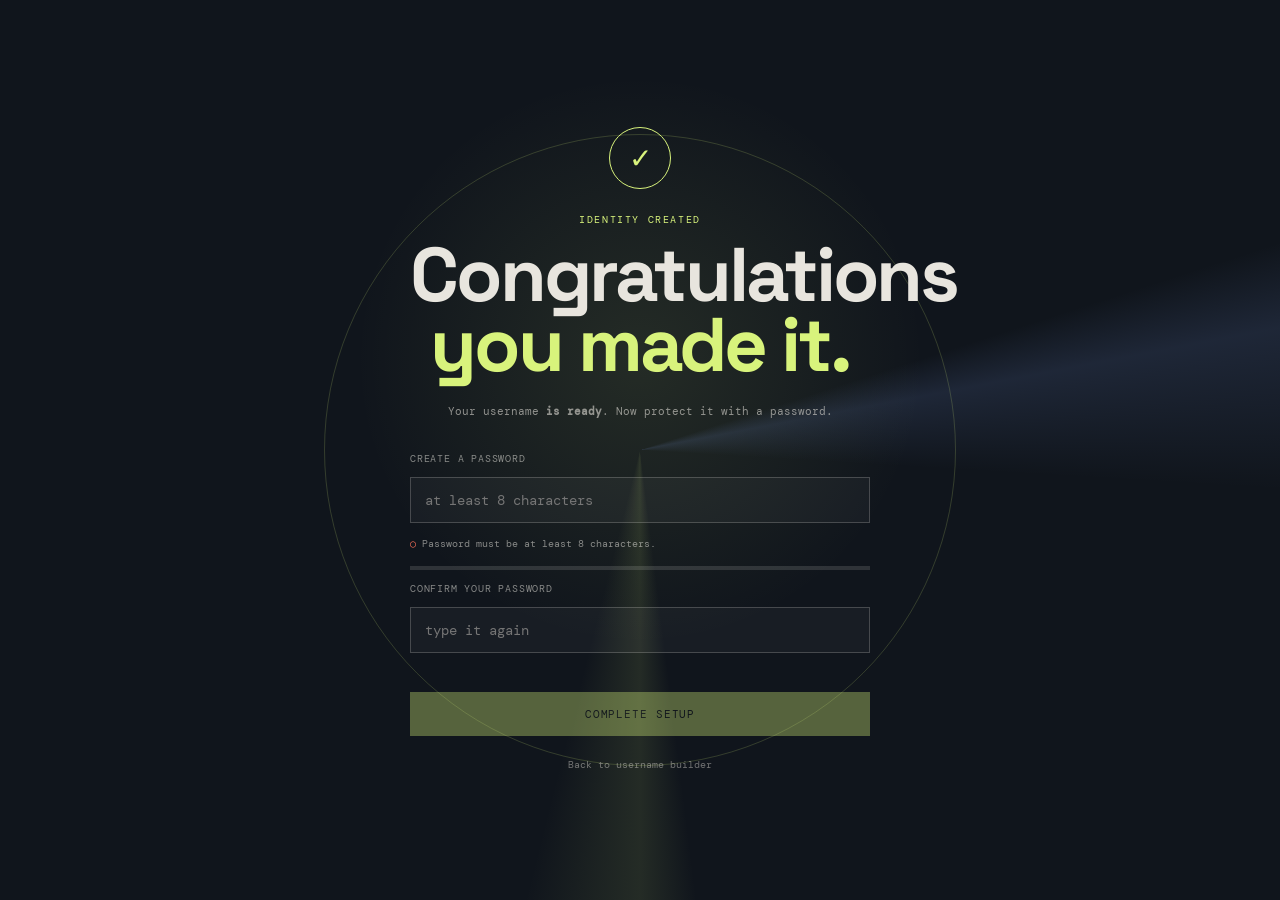
<file: password.html>
<!doctype html>
<html lang="en">

<head>
	<meta charset="UTF-8">
	<meta name="viewport" content="width=device-width, initial-scale=1.0, maximum-scale=5.0, viewport-fit=cover">
	<meta name="theme-color" content="#10151c">
	<meta name="mobile-web-app-capable" content="yes">
	<meta name="apple-mobile-web-app-capable" content="yes">
	<meta name="apple-mobile-web-app-status-bar-style" content="black-translucent">
	<meta name="apple-mobile-web-app-title" content="Night Shift">
	<title>Congratulations - Night Shift</title>
	<link rel="manifest" href="manifest.json">
	<link rel="icon" type="image/svg+xml" href="icon.svg">
	<link rel="apple-touch-icon" href="icon.svg">
	<link rel="preconnect" href="https://fonts.googleapis.com">
	<link rel="preconnect" href="https://fonts.gstatic.com" crossorigin>
	<link
		href="https://fonts.googleapis.com/css2?family=DM+Mono:wght@400;500&family=Space+Grotesk:wght@400;500;600;700&display=swap"
		rel="stylesheet">
	<style>
		:root {
			--ink: #10151c;
			--paper: #e8e5de;
			--lime: #d8f37c;
			--coral: #ff715b;
			--blue: #87a9ff;
			--mono: 'DM Mono', monospace;
			--display: 'Space Grotesk', sans-serif
		}

		* {
			box-sizing: border-box
		}

		html,
		body {
			margin: 0;
			min-height: 100%;
			background: var(--ink);
			color: var(--paper)
		}

		body {
			font-family: var(--display);
			overflow-x: hidden;
			-webkit-tap-highlight-color: transparent;
		}

		.password-page {
			min-height: 100vh;
			min-height: 100dvh;
			display: grid;
			place-items: center;
			position: relative;
			isolation: isolate;
			overflow-x: hidden;
			overflow-y: auto;
			padding: max(24px, env(safe-area-inset-top)) max(16px, env(safe-area-inset-right)) max(24px, env(safe-area-inset-bottom)) max(16px, env(safe-area-inset-left));
			background: radial-gradient(circle at 50% 40%, rgba(216, 243, 124, .1), transparent 34%), var(--ink)
		}

		.password-page::before {
			content: "";
			position: absolute;
			inset: -30%;
			z-index: -2;
			background: conic-gradient(from 0deg, transparent 0 20%, rgba(135, 169, 255, .12) 22%, transparent 26% 48%, rgba(216, 243, 124, .1) 50%, transparent 54% 100%);
			animation: wheel 18s linear infinite
		}

		.password-page::after {
			content: "";
			position: absolute;
			width: 70vmin;
			height: 70vmin;
			border: 1px solid rgba(216, 243, 124, .18);
			border-radius: 50%;
			z-index: -1;
			animation: halo 5s ease-in-out infinite
		}

		.password-card {
			width: min(460px, calc(100% - 40px));
			text-align: center;
			animation: card-in .9s cubic-bezier(.22, 1, .36, 1) both
		}

		.checkmark {
			width: 62px;
			height: 62px;
			margin: 0 auto 24px;
			border: 1px solid var(--lime);
			border-radius: 50%;
			display: grid;
			place-items: center;
			color: var(--lime);
			font-size: 28px;
			animation: check-pop .8s cubic-bezier(.22, 1, .36, 1) .2s both, check-pulse 2.4s ease-in-out 1s infinite
		}

		.eyebrow {
			margin: 0 0 14px;
			color: var(--lime);
			font: 10px var(--mono);
			letter-spacing: .16em;
			text-transform: uppercase
		}

		.password-card h1 {
			margin: 0;
			font-size: clamp(42px, 9vw, 76px);
			line-height: .92;
			letter-spacing: -.04em
		}

		.password-card h1 span {
			display: block;
			color: var(--lime)
		}

		.username-note {
			margin: 24px auto 34px;
			color: rgba(232, 229, 222, .58);
			font: 11px var(--mono)
		}

		.password-form {
			display: grid;
			gap: 12px;
			text-align: left
		}

		.password-form label {
			color: rgba(232, 229, 222, .55);
			font: 10px var(--mono);
			text-transform: uppercase;
			letter-spacing: .08em
		}

		.password-form input {
			width: 100%;
			border: 1px solid rgba(232, 229, 222, .22);
			border-radius: 0;
			background: rgba(232, 229, 222, .04);
			color: var(--paper);
			font: 16px var(--mono);
			padding: 13px 14px;
			outline: 0;
			transition: border-color .25s, box-shadow .25s;
			-webkit-appearance: none;
		}

		.password-form input:focus {
			border-color: var(--lime);
			box-shadow: 0 0 0 3px rgba(216, 243, 124, .1)
		}

		.password-form input:invalid:not(:placeholder-shown) {
			border-color: var(--coral)
		}

		.strength {
			height: 4px;
			background: rgba(232, 229, 222, .14);
			position: relative;
			overflow: hidden
		}

		.strength::after {
			content: "";
			position: absolute;
			inset: 0;
			right: auto;
			width: 0;
			background: var(--coral);
			transition: width .35s, background .35s
		}

		.strength[data-level="1"]::after {
			width: 25%
		}

		.strength[data-level="2"]::after {
			width: 50%;
			background: #e8c76b
		}

		.strength[data-level="3"]::after {
			width: 75%;
			background: var(--blue)
		}

		.strength[data-level="4"]::after {
			width: 100%;
			background: var(--lime)
		}

		.form-message {
			min-height: 15px;
			margin: 0;
			color: var(--coral);
			font: 10px var(--mono)
		}

		.finish {
			border: 1px solid var(--lime);
			background: var(--lime);
			color: var(--ink);
			padding: 14px;
			font: 11px var(--mono);
			letter-spacing: .08em;
			text-transform: uppercase;
			cursor: pointer;
			transition: transform .25s, background .25s, color .25s, box-shadow .25s
		}

		.finish:hover,
		.finish:focus-visible {
			background: transparent;
			color: var(--lime);
			box-shadow: 0 0 28px rgba(216, 243, 124, .18);
			transform: translateY(-3px)
		}

		.finish:focus-visible {
			outline: 2px solid var(--paper);
			outline-offset: 4px
		}

		.finish:disabled {
			cursor: not-allowed;
			opacity: .35;
			transform: none;
			box-shadow: none
		}

		.back {
			display: inline-block;
			margin-top: 22px;
			color: rgba(232, 229, 222, .45);
			font: 10px var(--mono);
			text-decoration: none
		}

		.back:hover {
			color: var(--paper)
		}

		.password-page::after {
			content: "";
			position: absolute;
			width: 70vmin;
			height: 70vmin;
			border: 1px solid rgba(216, 243, 124, .18);
			border-radius: 50%;
			z-index: -1;
			animation: halo 5s ease-in-out infinite
		}

		.password-card {
			width: min(460px, calc(100% - 40px));
			text-align: center;
			animation: card-in .9s cubic-bezier(.22, 1, .36, 1) both
		}

		.checkmark {
			width: 62px;
			height: 62px;
			margin: 0 auto 24px;
			border: 1px solid var(--lime);
			border-radius: 50%;
			display: grid;
			place-items: center;
			color: var(--lime);
			font-size: 28px;
			animation: check-pop .8s cubic-bezier(.22, 1, .36, 1) .2s both, check-pulse 2.4s ease-in-out 1s infinite
		}

		.eyebrow {
			margin: 0 0 14px;
			color: var(--lime);
			font: 10px var(--mono);
			letter-spacing: .16em;
			text-transform: uppercase
		}

		.password-card h1 {
			margin: 0;
			font-size: clamp(42px, 9vw, 76px);
			line-height: .92;
			letter-spacing: -.04em
		}

		.password-card h1 span {
			display: block;
			color: var(--lime)
		}

		.username-note {
			margin: 24px auto 34px;
			color: rgba(232, 229, 222, .58);
			font: 11px var(--mono)
		}

		.password-form {
			display: grid;
			gap: 12px;
			text-align: left
		}

		.password-form label {
			color: rgba(232, 229, 222, .55);
			font: 10px var(--mono);
			text-transform: uppercase;
			letter-spacing: .08em
		}

		.password-form input {
			width: 100%;
			border: 1px solid rgba(232, 229, 222, .22);
			border-radius: 0;
			background: rgba(232, 229, 222, .04);
			color: var(--paper);
			font: 14px var(--mono);
			padding: 13px 14px;
			outline: 0;
			transition: border-color .25s, box-shadow .25s
		}

		.password-form input:focus {
			border-color: var(--lime);
			box-shadow: 0 0 0 3px rgba(216, 243, 124, .1)
		}

		.password-form input:invalid:not(:placeholder-shown) {
			border-color: var(--coral)
		}

		.password-requirements {
			display: grid;
			gap: 4px;
			margin: 2px 0 4px;
			text-align: left;
			font: 10px var(--mono);
			color: rgba(232, 229, 222, .55)
		}

		.password-requirements p {
			margin: 0
		}

		.password-requirements p::before {
			content: "○ ";
			color: var(--coral)
		}

		.password-requirements p.met {
			color: var(--lime)
		}

		.password-requirements p.met::before {
			content: "✓ ";
			color: var(--lime)
		}

		.strength {
			height: 4px;
			background: rgba(232, 229, 222, .14);
			position: relative;
			overflow: hidden
		}

		.strength::after {
			content: "";
			position: absolute;
			inset: 0;
			right: auto;
			width: 0;
			background: var(--coral);
			transition: width .35s, background .35s
		}

		.strength[data-level="1"]::after {
			width: 25%
		}

		.strength[data-level="2"]::after {
			width: 50%;
			background: #e8c76b
		}

		.strength[data-level="3"]::after {
			width: 75%;
			background: var(--blue)
		}

		.strength[data-level="4"]::after {
			width: 100%;
			background: var(--lime)
		}

		.form-message {
			min-height: 15px;
			margin: 0;
			color: var(--coral);
			font: 10px var(--mono)
		}

		.finish {
			border: 1px solid var(--lime);
			background: var(--lime);
			color: var(--ink);
			padding: 14px;
			font: 11px var(--mono);
			letter-spacing: .08em;
			text-transform: uppercase;
			cursor: pointer;
			transition: transform .25s, background .25s, color .25s, box-shadow .25s
		}

		.finish:hover,
		.finish:focus-visible {
			background: transparent;
			color: var(--lime);
			box-shadow: 0 0 28px rgba(216, 243, 124, .18);
			transform: translateY(-3px)
		}

		.finish:focus-visible {
			outline: 2px solid var(--paper);
			outline-offset: 4px
		}

		.finish:disabled {
			cursor: not-allowed;
			opacity: .35;
			transform: none;
			box-shadow: none
		}

		.back {
			display: inline-block;
			margin-top: 22px;
			color: rgba(232, 229, 222, .45);
			font: 10px var(--mono);
			text-decoration: none
		}

		.back:hover {
			color: var(--paper)
		}

		@keyframes card-in {
			from {
				opacity: 0;
				transform: translateY(24px) scale(.97)
			}

			to {
				opacity: 1;
				transform: none
			}
		}

		@keyframes check-pop {
			from {
				opacity: 0;
				transform: scale(.3) rotate(-25deg)
			}

			to {
				opacity: 1;
				transform: scale(1) rotate(0)
			}
		}

		@keyframes check-pulse {

			0%,
			100% {
				box-shadow: 0 0 0 rgba(216, 243, 124, 0)
			}

			50% {
				box-shadow: 0 0 35px rgba(216, 243, 124, .22)
			}
		}

		@keyframes wheel {
			to {
				transform: rotate(360deg)
			}
		}

		@keyframes halo {

			0%,
			100% {
				transform: scale(.9);
				opacity: .35
			}

			50% {
				transform: scale(1.08);
				opacity: .7
			}
		}

		@keyframes shake {

			0%,
			100% {
				transform: translateX(0)
			}

			20% {
				transform: translateX(-6px)
			}

			40% {
				transform: translateX(6px)
			}

			60% {
				transform: translateX(-4px)
			}

			80% {
				transform: translateX(4px)
			}
		}

		.password-form input.shake {
			animation: shake .35s ease-out
		}

		@media(prefers-reduced-motion:reduce) {

			.password-page::before,
			.password-page::after,
			.password-card,
			.checkmark {
				animation: none
			}
		}
	</style>
</head>

<body>
	<main class="password-page">
		<section class="password-card" aria-labelledby="password-title">
			<div class="checkmark" aria-hidden="true">✓</div>
			<p class="eyebrow">Identity created</p>
			<h1 id="password-title">Congratulations<span>you made it.</span></h1>
			<p class="username-note">Your username <strong id="username-display">is ready</strong>. Now protect it with
				a password.</p>
			<form class="password-form" id="password-form">
				<label for="password-input">Create a password</label>
				<input id="password-input" type="password" minlength="8" autocomplete="new-password"
					autocapitalize="none" autocorrect="off" spellcheck="false"
					placeholder="at least 8 characters" required>
				<div class="password-requirements" id="password-requirements" aria-live="polite" hidden>
					<p data-password-rule="min-length" hidden>Password must be at least 8 characters.</p>
					<p data-password-rule="max-length" hidden>Password must not be over 20 characters.</p>
					<p data-password-rule="uppercase" hidden>Password must contain Uppercase letter.</p>
					<p data-password-rule="lowercase" hidden>Password must contain lowercase letter.</p>
					<p data-password-rule="number" hidden>Password must contain a number.</p>
					<p data-password-rule="special" hidden>Password must contain a special character.</p>
					<p data-password-rule="mountain" hidden>Include the Tallest mountain.</p>
					<p data-password-rule="ocean" hidden>Include the largest ocean.</p>
				</div>
				<div class="strength" id="strength-meter" data-level="0" aria-label="Password strength"></div>
				<label for="confirm-input">Confirm your password</label>
				<input id="confirm-input" type="password" autocomplete="new-password"
					autocapitalize="none" autocorrect="off" spellcheck="false"
					placeholder="type it again" required>
				<p class="form-message" id="form-message" aria-live="polite"></p>
				<button class="finish" type="submit" disabled>Complete setup</button>
			</form>
			<a class="back" href="username.html">Back to username builder</a>
		</section>
	</main>
	<script>
		const form = document.querySelector('#password-form');
		const passwordInput = document.querySelector('#password-input');
		const confirmInput = document.querySelector('#confirm-input');
		const strengthMeter = document.querySelector('#strength-meter');
		const formMessage = document.querySelector('#form-message');
		const finishButton = document.querySelector('.finish');
		const usernameDisplay = document.querySelector('#username-display');
		const requirementsContainer = document.querySelector('#password-requirements');
		const requirementEls = document.querySelectorAll('[data-password-rule]');

		const savedUsername = sessionStorage.getItem('nightShiftUsername');
		if (savedUsername) usernameDisplay.textContent = savedUsername;

		// Ordered list of password requirements (same progression logic as username page)
		const passwordRequirements = [
			{ id: 'min-length', met: v => v.length >= 8 },
			{ id: 'max-length', met: v => v.length <= 20 },
			{ id: 'uppercase', met: v => /[A-Z]/.test(v) },
			{ id: 'lowercase', met: v => /[a-z]/.test(v) },
			{ id: 'number', met: v => /[0-9]/.test(v) },
			{ id: 'special', met: v => /[^a-zA-Z0-9]/.test(v) },
			{ id: 'mountain', met: v => /everest/i.test(v) },
			{ id: 'ocean', met: v => /pacific/i.test(v) },
		];

		let currentIndex = 0; // First requirement visible from start

		const getStrength = v => [
			v.length >= 8 && v.length <= 20,
			/[A-Z]/.test(v) && /[a-z]/.test(v),
			/[0-9]/.test(v) && /[^a-zA-Z0-9]/.test(v),
			(/everest/i.test(v) && /pacific/i.test(v))
		].filter(Boolean).length;

		const allMet = () => passwordRequirements.every(({ met }) => met(passwordInput.value));

		const updateRequirementsStatus = () => {
			requirementsContainer.hidden = false;
			passwordRequirements.forEach((req, idx) => {
				const el = document.querySelector(`[data-password-rule="${req.id}"]`);
				if (!el) return;
				if (idx <= currentIndex) {
					el.hidden = false;
					const isRuleMet = req.met(passwordInput.value);
					el.classList.toggle('met', isRuleMet);
				} else {
					el.hidden = true;
					el.classList.remove('met');
				}
			});

			if (!allMet()) {
				confirmInput.disabled = true;
				finishButton.disabled = true;
			}
		};

		const updateStrength = () => {
			strengthMeter.dataset.level = String(getStrength(passwordInput.value));
		};

		const shake = () => {
			passwordInput.classList.remove('shake');
			void passwordInput.offsetWidth;
			passwordInput.classList.add('shake');
		};

		const finishIfReady = () => {
			if (!allMet()) return;
			currentIndex = passwordRequirements.length - 1;
			updateRequirementsStatus();
			confirmInput.disabled = false;
			confirmInput.focus();
			updateFinish();
		};

		// Try to advance past the current requirement when Enter is pressed
		const tryAdvance = () => {
			// Every previously completed requirement and the current one must always be met
			const allCurrentlyUnlockedMet = passwordRequirements
				.slice(0, currentIndex + 1)
				.every(({ met }) => met(passwordInput.value));

			if (!allCurrentlyUnlockedMet) {
				updateRequirementsStatus();
				shake();
				return;
			}

			if (currentIndex < passwordRequirements.length - 1) {
				currentIndex++;
				updateRequirementsStatus();
			} else if (allMet()) {
				finishIfReady();
			}
		};

		const updateFinish = () => {
			const matches = passwordInput.value.length > 0 && passwordInput.value === confirmInput.value;
			finishButton.disabled = !allMet() || !matches;
			formMessage.textContent = confirmInput.value && !matches ? 'The passwords do not match.' : '';
		};

		// Lock confirm field until all password requirements are met
		confirmInput.disabled = true;

		passwordInput.addEventListener('input', () => {
			updateRequirementsStatus();
			updateStrength();
			updateFinish();
		});

		confirmInput.addEventListener('input', updateFinish);

		passwordInput.addEventListener('keydown', e => {
			if (e.key === 'Enter') {
				e.preventDefault();
				tryAdvance();
			}
		});

		confirmInput.addEventListener('keydown', e => {
			if (e.key === 'Enter') {
				e.preventDefault();
				if (!finishButton.disabled) form.requestSubmit();
			}
		});

		form.addEventListener('submit', e => {
			e.preventDefault();
			if (!finishButton.disabled) window.location.href = 'celebration.html';
		});

		updateRequirementsStatus();
		updateStrength();
	</script>
</body>

</html>
</file>
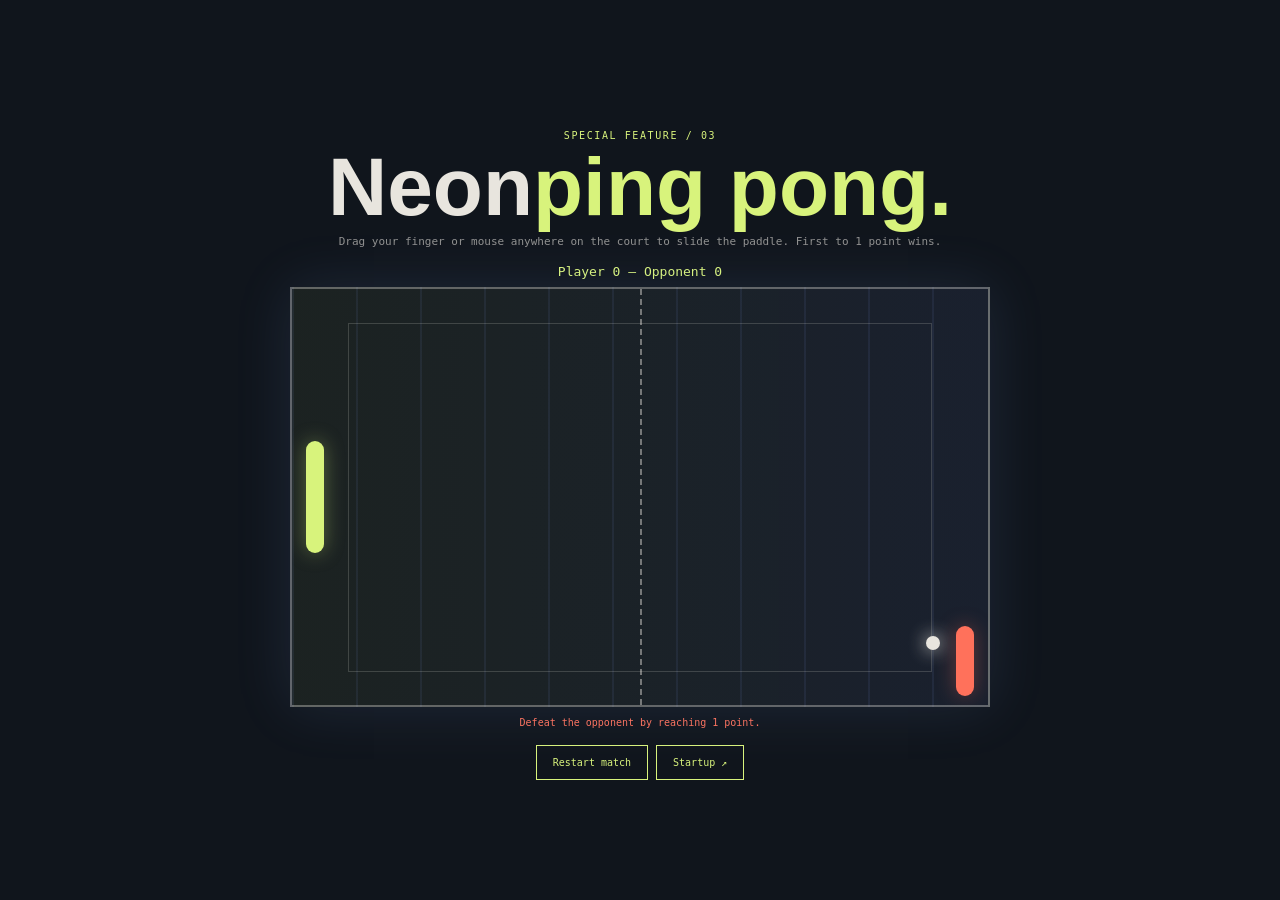
<file: pingpong.html>
<!doctype html>
<html lang="en">

<head>
  <meta charset="UTF-8">
  <meta name="viewport" content="width=device-width, initial-scale=1.0, maximum-scale=5.0, viewport-fit=cover">
  <meta name="theme-color" content="#10151c">
  <meta name="apple-mobile-web-app-capable" content="yes">
  <meta name="apple-mobile-web-app-status-bar-style" content="black-translucent">
  <meta name="apple-mobile-web-app-title" content="Night Shift">
  <meta name="mobile-web-app-capable" content="yes">
  <link rel="manifest" href="manifest.json">
  <link rel="icon" type="image/svg+xml" href="icon.svg">
  <link rel="apple-touch-icon" href="icon.svg">
  <title>Ping Pong - Night Shift</title>
  <style>
    :root {
      --ink: #10151c;
      --paper: #e8e5de;
      --lime: #d8f37c;
      --coral: #ff715b;
      --blue: #87a9ff;
      --mono: 'DM Mono', monospace;
      --display: 'Space Grotesk', sans-serif
    }

    * {
      box-sizing: border-box;
      -webkit-tap-highlight-color: transparent;
    }

    body {
      margin: 0;
      min-height: 100vh;
      min-height: 100dvh;
      background: var(--ink);
      color: var(--paper);
      font-family: var(--display);
      display: grid;
      place-items: center;
      padding: env(safe-area-inset-top) env(safe-area-inset-right) env(safe-area-inset-bottom) env(safe-area-inset-left);
      overflow-x: hidden;
    }

    .wrap {
      width: min(700px, calc(100% - 24px));
      text-align: center;
      padding: 12px 0;
    }

    .eyebrow {
      color: var(--lime);
      font: 10px var(--mono);
      letter-spacing: .16em;
      text-transform: uppercase
    }

    .wrap h1 {
      font-size: clamp(38px, 8vw, 82px);
      line-height: .88;
      margin: 8px 0
    }

    .wrap h1 span {
      color: var(--lime)
    }

    .intro {
      font: 11px/1.6 var(--mono);
      color: rgba(232, 229, 222, .6);
      margin: 10px auto 14px
    }

    .score {
      font: 13px var(--mono);
      color: var(--lime);
      margin: 8px
    }

    .court {
      position: relative;
      width: 100%;
      height: min(52vh, 420px);
      min-height: 260px;
      border: 2px solid rgba(232, 229, 222, .35);
      background: repeating-linear-gradient(90deg, rgba(135, 169, 255, .08) 0 2px, transparent 2px 64px), linear-gradient(90deg, rgba(216, 243, 124, .06), rgba(135, 169, 255, .08));
      overflow: hidden;
      box-shadow: 0 0 55px rgba(135, 169, 255, .12);
      touch-action: none;
      user-select: none;
      -webkit-user-select: none;
      cursor: ns-resize;
    }

    .court::before {
      content: "";
      position: absolute;
      left: 50%;
      top: 0;
      bottom: 0;
      border-left: 2px dashed rgba(232, 229, 222, .45)
    }

    .court::after {
      content: "";
      position: absolute;
      inset: 8%;
      border: 1px solid rgba(232, 229, 222, .18);
      pointer-events: none
    }

    .paddle {
      position: absolute;
      width: 18px;
      height: 92px;
      border-radius: 12px;
      background: var(--lime);
      box-shadow: 0 0 20px rgba(216, 243, 124, .35);
      z-index: 2;
      pointer-events: none;
    }

    .player {
      left: 14px;
      height: 112px
    }

    .opponent {
      right: 14px;
      height: 70px;
      background: var(--coral);
      box-shadow: 0 0 20px rgba(255, 113, 91, .35)
    }

    .ball {
      position: absolute;
      width: 14px;
      height: 14px;
      border-radius: 50%;
      background: var(--paper);
      box-shadow: 0 0 18px var(--paper);
      z-index: 3;
      pointer-events: none;
    }

    .status {
      min-height: 18px;
      margin: 10px 0;
      color: var(--coral);
      font: 10px var(--mono)
    }

    .status.success {
      color: var(--lime)
    }

    .btn-row {
      display: flex;
      gap: 8px;
      justify-content: center;
      flex-wrap: wrap;
      margin-top: 6px;
    }

    button,
    a {
      font: 10px var(--mono);
      padding: 11px 16px;
      border: 1px solid var(--lime);
      background: transparent;
      color: var(--lime);
      text-decoration: none;
      cursor: pointer;
      display: inline-block;
      transition: all .2s;
      touch-action: manipulation;
    }

    button:hover,
    a:hover {
      background: var(--lime);
      color: var(--ink)
    }

    @media(max-width:600px) {
      .court {
        height: 48vh;
        min-height: 250px
      }

      .paddle {
        width: 14px;
      }

      .player {
        height: 86px
      }

      .opponent {
        height: 56px
      }
    }
  </style>
</head>

<body>
  <main class="wrap">
    <p class="eyebrow">Special feature / 03</p>
    <h1>Neon<span>ping pong.</span></h1>
    <p class="intro">Drag your finger or mouse anywhere on the court to slide the paddle. First to 1 point wins.</p>
    <p class="score" id="score">Player 0 — Opponent 0</p>
    <div class="court" id="court" aria-label="Ping Pong Court">
      <div class="paddle player" id="player"></div>
      <div class="paddle opponent" id="opponent"></div>
      <div class="ball" id="ball"></div>
    </div>
    <p class="status" id="status" aria-live="polite">First to 1 point wins. Stay sharp.</p>
    <div class="btn-row">
      <button id="restart" type="button">Restart match</button>
      <a id="sudoku-link" href="sudoku.html"
        style="display:none;background:var(--lime);color:var(--ink);font-weight:600">Proceed to Sudoku ↗</a>
      <a href="index.html">Startup ↗</a>
    </div>
  </main>
  <script>
    const court = document.querySelector('#court'),
      player = document.querySelector('#player'),
      opponent = document.querySelector('#opponent'),
      ball = document.querySelector('#ball'),
      scoreLabel = document.querySelector('#score'),
      status = document.querySelector('#status'),
      restart = document.querySelector('#restart'),
      sudokuLink = document.querySelector('#sudoku-link');

    let playerY = 0, opponentY = 0, ballX = 0, ballY = 0, velocityX = 0, velocityY = 0,
      playerScore = 0, opponentScore = 0, running = true, frame;
    let opponentWillMiss = false;

    const getPlayerHeight = () => player.clientHeight || 92;
    const getOpponentHeight = () => opponent.clientHeight || 70;

    const resetBall = (direction = 1) => {
      ballX = court.clientWidth / 2;
      ballY = court.clientHeight / 2;
      velocityX = direction * 5;
      velocityY = (Math.random() > 0.5 ? 1 : -1) * 3.8;
      opponentWillMiss = (direction > 0) && (Math.random() < 0.10);
    };

    const draw = () => {
      player.style.top = `${playerY}px`;
      opponent.style.top = `${opponentY}px`;
      ball.style.left = `${ballX - 7}px`;
      ball.style.top = `${ballY - 7}px`;
    };

    const scorePoint = (playerWon) => {
      if (playerWon) playerScore += 1;
      else opponentScore += 1;
      scoreLabel.textContent = `Player ${playerScore} — Opponent ${opponentScore}`;

      if (playerScore >= 1) {
        running = false;
        status.textContent = 'Opponent defeated! Decrypting Sudoku challenge...';
        status.classList.add('success');
        if (sudokuLink) sudokuLink.style.display = 'inline-block';
        setTimeout(() => { window.location.href = 'sudoku.html'; }, 1200);
        return;
      }

      if (opponentScore >= 1) {
        running = false;
        status.textContent = 'The opponent defeated you. Try the match again.';
        return;
      }

      resetBall(playerWon ? 1 : -1);
    };

    const loop = () => {
      if (!running) return;
      const width = court.clientWidth, height = court.clientHeight;
      const pHeight = getPlayerHeight(), oHeight = getOpponentHeight();

      ballX += velocityX;
      ballY += velocityY;

      // Opponent AI tracking
      if (opponentWillMiss && velocityX > 0) {
        const missTarget = (ballY > height / 2) ? 0 : (height - oHeight);
        opponentY += (missTarget - opponentY) * 0.04;
      } else {
        opponentY += (ballY - (opponentY + oHeight / 2)) * 0.11;
      }
      opponentY = Math.max(0, Math.min(height - oHeight, opponentY));

      // Wall bounce
      if (ballY < 7 || ballY > height - 7) {
        velocityY *= -1;
        ballY = Math.max(7, Math.min(height - 7, ballY));
      }

      // Player paddle hit
      if (velocityX < 0 && ballX < 32 && ballX > 14 && ballY > playerY - 14 && ballY < playerY + pHeight + 14) {
        ballX = 32;
        const speedMult = 1.06;
        velocityX = Math.min(22, Math.abs(velocityX) * speedMult);
        velocityY = Math.min(15, Math.max(-15, (velocityY + (ballY - (playerY + pHeight / 2)) * 0.05) * speedMult));
        opponentWillMiss = Math.random() < 0.10;
      }

      // Opponent paddle hit
      if (!opponentWillMiss && velocityX > 0 && ballX > width - 34 && ballX < width - 16 && ballY > opponentY - 6 && ballY < opponentY + oHeight + 6) {
        ballX = width - 34;
        const speedMult = 1.06;
        velocityX = -Math.min(22, Math.abs(velocityX) * speedMult);
        velocityY = Math.min(15, Math.max(-15, (velocityY + (ballY - (opponentY + oHeight / 2)) * 0.05) * speedMult));
      }

      if (ballX < 0) scorePoint(false);
      if (ballX > width) scorePoint(true);

      draw();
      frame = requestAnimationFrame(loop);
    };

    const start = () => {
      playerY = (court.clientHeight - getPlayerHeight()) / 2;
      opponentY = (court.clientHeight - getOpponentHeight()) / 2;
      playerScore = 0;
      opponentScore = 0;
      running = true;
      status.textContent = 'Defeat the opponent by reaching 1 point.';
      status.classList.remove('success');
      if (sudokuLink) sudokuLink.style.display = 'none';
      resetBall(1);
      cancelAnimationFrame(frame);
      loop();
    };

    const updatePaddleFromY = (clientY) => {
      if (!running) return;
      const bounds = court.getBoundingClientRect();
      const pHeight = getPlayerHeight();
      playerY = Math.max(0, Math.min(court.clientHeight - pHeight, clientY - bounds.top - pHeight / 2));
      draw();
    };

    // Pointer events (works seamlessly on desktop mouse, Android touch, iPhone touch, pen)
    court.addEventListener('pointerdown', event => {
      court.setPointerCapture?.(event.pointerId);
      updatePaddleFromY(event.clientY);
    });

    court.addEventListener('pointermove', event => {
      updatePaddleFromY(event.clientY);
    });

    // Touch events fallback to guarantee zero scroll interference on mobile Safari/Chrome
    court.addEventListener('touchmove', event => {
      if (event.touches && event.touches[0]) {
        event.preventDefault();
        updatePaddleFromY(event.touches[0].clientY);
      }
    }, { passive: false });

    // Keyboard controls for Windows / Mac
    window.addEventListener('keydown', event => {
      if (!running) return;
      const pHeight = getPlayerHeight();
      const step = 32;
      if (['ArrowUp', 'KeyW'].includes(event.code)) {
        event.preventDefault();
        playerY = Math.max(0, playerY - step);
        draw();
      } else if (['ArrowDown', 'KeyS'].includes(event.code)) {
        event.preventDefault();
        playerY = Math.min(court.clientHeight - pHeight, playerY + step);
        draw();
      }
    });

    restart.addEventListener('click', start);

    window.addEventListener('resize', () => {
      playerY = Math.min(playerY, Math.max(0, court.clientHeight - getPlayerHeight()));
      opponentY = Math.min(opponentY, Math.max(0, court.clientHeight - getOpponentHeight()));
      draw();
    });

    start();
  </script>
</body>

</html>
</file>
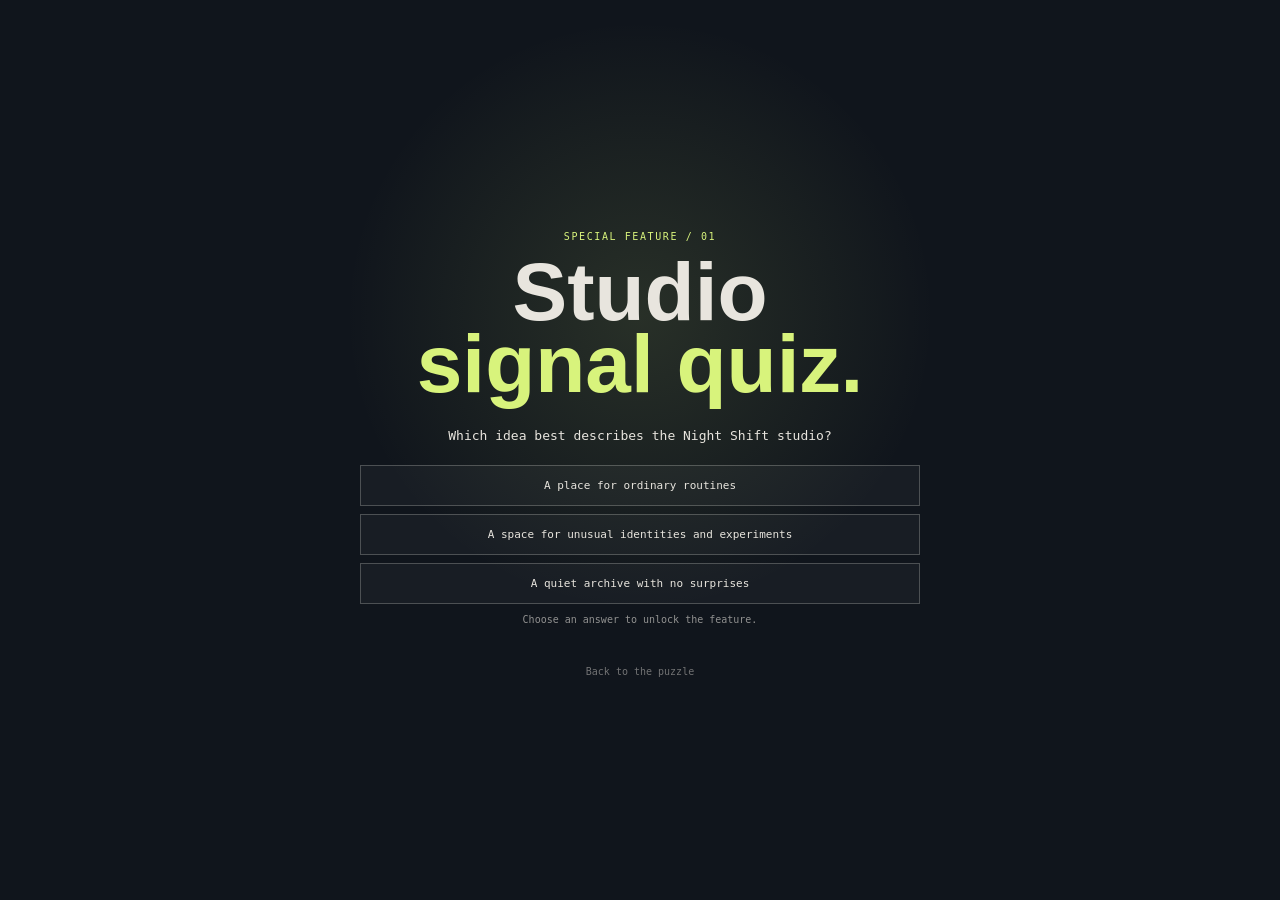
<file: quiz.html>
<!doctype html>
<html lang="en">

<head>
	<meta charset="UTF-8">
	<meta name="viewport" content="width=device-width, initial-scale=1.0, maximum-scale=5.0, viewport-fit=cover">
	<meta name="theme-color" content="#10151c">
	<meta name="mobile-web-app-capable" content="yes">
	<meta name="apple-mobile-web-app-capable" content="yes">
	<meta name="apple-mobile-web-app-status-bar-style" content="black-translucent">
	<meta name="apple-mobile-web-app-title" content="Night Shift">
	<title>Studio Quiz - Night Shift</title>
	<link rel="manifest" href="manifest.json">
	<link rel="icon" type="image/svg+xml" href="icon.svg">
	<link rel="apple-touch-icon" href="icon.svg">
	<style>
		:root{--ink:#10151c;--paper:#e8e5de;--lime:#d8f37c;--coral:#ff715b;--blue:#87a9ff;--mono:'DM Mono',monospace;--display:'Space Grotesk',sans-serif}*{box-sizing:border-box}html,body{margin:0;min-height:100%;background:var(--ink);color:var(--paper)}body{font-family:var(--display)}.quiz-page{min-height:100vh;display:grid;place-items:center;padding:24px;position:relative;overflow:hidden;background:radial-gradient(circle at 50% 35%,rgba(216,243,124,.12),transparent 34%),var(--ink)}.quiz-card{width:min(560px,100%);text-align:center;animation:rise .8s cubic-bezier(.22,1,.36,1) both}.eyebrow{color:var(--lime);font:10px var(--mono);letter-spacing:.16em;text-transform:uppercase}.quiz-card h1{margin:14px 0;font-size:clamp(44px,9vw,82px);line-height:.88}.quiz-card h1 span{display:block;color:var(--lime)}.question{margin:26px 0 18px;font:13px/1.6 var(--mono)}.answers{display:grid;gap:8px;text-align:left}.answers button{border:1px solid rgba(232,229,222,.25);background:rgba(232,229,222,.04);color:var(--paper);padding:13px;font:11px var(--mono);cursor:pointer;transition:border-color .2s,background .2s,transform .2s}.answers button:hover{border-color:var(--lime);transform:translateX(4px)}.answers button.correct{border-color:var(--lime);background:rgba(216,243,124,.18);color:var(--lime)}.answers button.wrong{border-color:var(--coral);color:var(--coral)}.quiz-status{min-height:18px;color:rgba(232,229,222,.6);font:10px var(--mono)}.quiz-status.success{color:var(--lime)}.back{display:inline-block;margin-top:24px;color:rgba(232,229,222,.45);font:10px var(--mono);text-decoration:none}.back:hover{color:var(--lime)}@keyframes rise{from{opacity:0;transform:translateY(22px)}to{opacity:1;transform:none}}@media(prefers-reduced-motion:reduce){.quiz-card{animation:none}}
	</style>
</head>

<body>
	<main class="quiz-page">
		<section class="quiz-card" aria-labelledby="quiz-title">
			<p class="eyebrow">Special feature / 01</p>
			<h1 id="quiz-title">Studio<span>signal quiz.</span></h1>
			<p class="question">Which idea best describes the Night Shift studio?</p>
			<div class="answers" id="answers">
				<button type="button" data-route="comedy.html">A place for ordinary routines</button>
				<button type="button" data-route="car.html">A space for unusual identities and experiments</button>
				<button type="button" data-route="dumb.html">A quiet archive with no surprises</button>
			</div>
			<p class="quiz-status" id="quiz-status" aria-live="polite">Choose an answer to unlock the feature.</p>
			<a class="back" href="game.html">Back to the puzzle</a>
		</section>
	</main>
	<script>
		const status = document.querySelector('#quiz-status');
		document.querySelectorAll('.answers button').forEach(button => button.addEventListener('click', () => { window.location.href = button.dataset.route; }));
	</script>
</body>

</html>
</file>
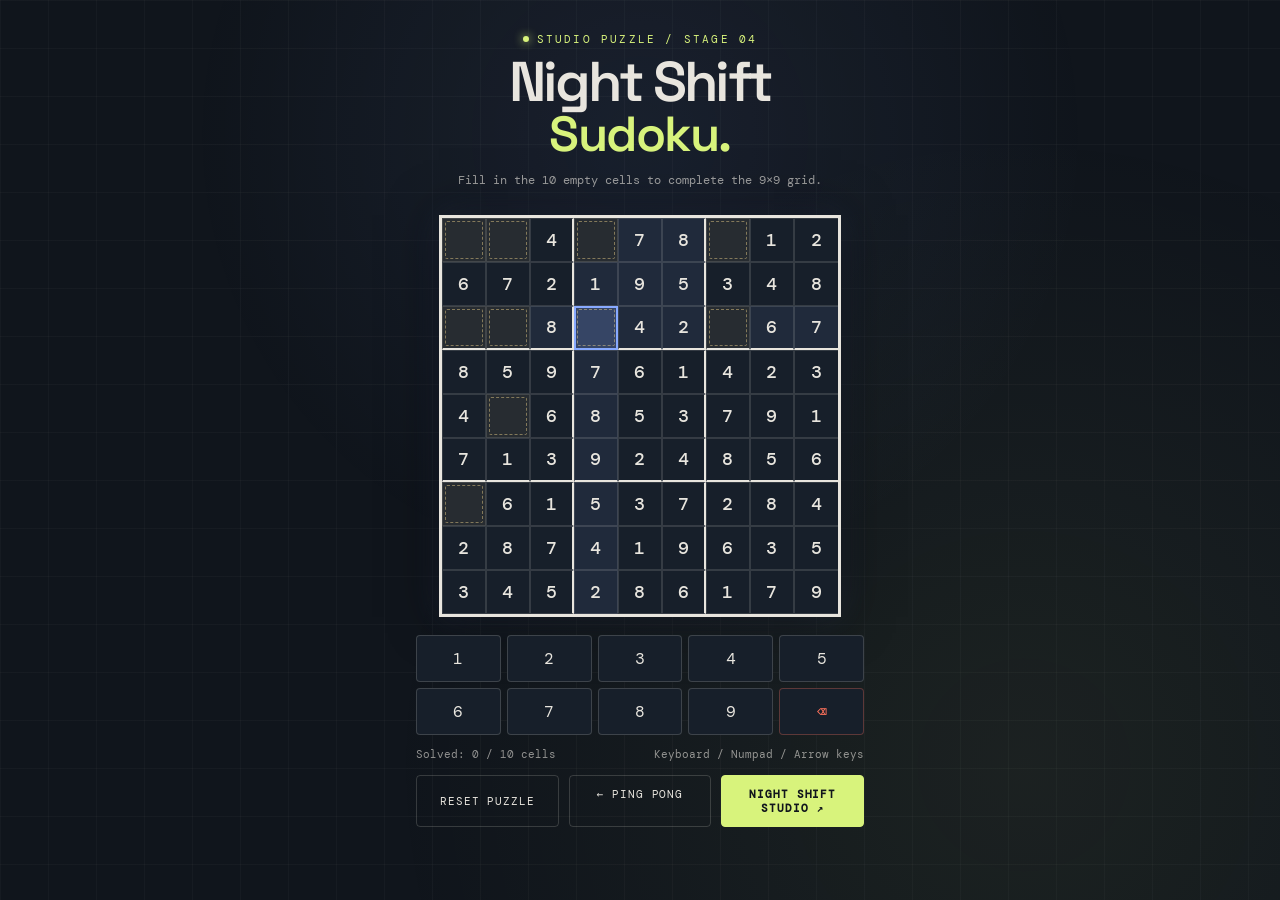
<file: sudoku.html>
<!doctype html>
<html lang="en">

<head>
  <meta charset="UTF-8">
  <meta name="viewport" content="width=device-width, initial-scale=1.0, maximum-scale=5.0, viewport-fit=cover">
  <meta name="theme-color" content="#10151c">
  <meta name="mobile-web-app-capable" content="yes">
  <meta name="apple-mobile-web-app-capable" content="yes">
  <meta name="apple-mobile-web-app-status-bar-style" content="black-translucent">
  <meta name="apple-mobile-web-app-title" content="Night Shift">
  <title>Sudoku - Night Shift</title>
  <link rel="manifest" href="manifest.json">
  <link rel="icon" type="image/svg+xml" href="icon.svg">
  <link rel="apple-touch-icon" href="icon.svg">
  <link rel="preconnect" href="https://fonts.gstatic.com" crossorigin>
  <link
    href="https://fonts.googleapis.com/css2?family=DM+Mono:ital,wght@0,400;0,500;1,400&family=Space+Grotesk:wght@400;500;600;700&display=swap"
    rel="stylesheet">
  <style>
    :root {
      --ink: #10151c;
      --surface: #171f2a;
      --surface-light: #222d3d;
      --paper: #e8e5de;
      --lime: #d8f37c;
      --coral: #ff715b;
      --blue: #87a9ff;
      --gold: #f4d78f;
      --line: rgba(232, 229, 222, .18);
      --mono: 'DM Mono', monospace;
      --display: 'Space Grotesk', sans-serif;
    }

    * {
      box-sizing: border-box;
    }

    body {
      margin: 0;
      min-height: 100vh;
      background: var(--ink);
      color: var(--paper);
      font-family: var(--display);
      display: flex;
      flex-direction: column;
      align-items: center;
      justify-content: flex-start;
      padding: 32px 16px 60px;
      overflow-x: hidden;
      position: relative;
    }

    /* Ambient background grid & glow */
    body::before {
      content: "";
      position: fixed;
      inset: 0;
      z-index: 0;
      background-image:
        radial-gradient(circle at 50% 15%, rgba(135, 169, 255, .08), transparent 45%),
        radial-gradient(circle at 80% 85%, rgba(216, 243, 124, .06), transparent 50%),
        linear-gradient(rgba(232, 229, 222, .03) 1px, transparent 1px),
        linear-gradient(90deg, rgba(232, 229, 222, .03) 1px, transparent 1px);
      background-size: 100% 100%, 100% 100%, 48px 48px, 48px 48px;
      pointer-events: none;
    }

    .container {
      position: relative;
      z-index: 1;
      width: min(460px, 100%);
      display: flex;
      flex-direction: column;
      align-items: center;
      text-align: center;
    }

    /* Header */
    .eyebrow {
      color: var(--lime);
      font: 11px var(--mono);
      letter-spacing: .2em;
      text-transform: uppercase;
      margin: 0 0 10px;
      display: flex;
      align-items: center;
      gap: 8px;
    }

    .eyebrow::before {
      content: "";
      width: 6px;
      height: 6px;
      background: var(--lime);
      border-radius: 50%;
      box-shadow: 0 0 10px var(--lime);
      animation: pulse 2s infinite;
    }

    h1 {
      font-size: clamp(34px, 6vw, 56px);
      line-height: .92;
      letter-spacing: -.05em;
      margin: 0 0 14px;
      font-weight: 600;
    }

    h1 span {
      display: block;
      color: var(--lime);
      font-size: .88em;
      letter-spacing: -.03em;
      margin-top: 4px;
    }

    .intro {
      font: 12px/1.65 var(--mono);
      color: rgba(232, 229, 222, .65);
      max-width: 420px;
      margin: 0 auto 24px;
    }

    /* Main Game Layout */
    .puzzle-layout {
      display: flex;
      justify-content: center;
      width: 100%;
    }

    /* Sudoku Board */
    .board-wrap {
      display: flex;
      flex-direction: column;
      align-items: center;
    }

    .sudoku-board {
      display: grid;
      grid-template-columns: repeat(9, 44px);
      grid-template-rows: repeat(9, 44px);
      border: 3px solid var(--paper);
      box-shadow: 0 0 45px rgba(0, 0, 0, .6), 0 0 30px rgba(135, 169, 255, .15);
      background: var(--surface);
      user-select: none;
    }

    @media (max-width: 500px) {
      .sudoku-board {
        grid-template-columns: repeat(9, 36px);
        grid-template-rows: repeat(9, 36px);
      }
    }

    @media (max-width: 380px) {
      .sudoku-board {
        grid-template-columns: repeat(9, 32px);
        grid-template-rows: repeat(9, 32px);
      }
    }

    .cell {
      display: flex;
      align-items: center;
      justify-content: center;
      font: 18px var(--mono);
      font-weight: 500;
      color: var(--paper);
      border: 1px solid rgba(232, 229, 222, .14);
      background: transparent;
      transition: background-color .15s, transform .15s, box-shadow .15s;
      cursor: default;
      position: relative;
    }

    /* 3x3 Block Thicker Borders */
    .cell:nth-child(3n) {
      border-right: 2px solid var(--paper);
    }

    .cell:nth-child(9n) {
      border-right: none;
    }

    .cell[data-row="2"],
    .cell[data-row="5"] {
      border-bottom: 2px solid var(--paper);
    }

    /* Highlighting peer cells */
    .cell.peer-highlight {
      background: rgba(135, 169, 255, .08);
    }

    .cell.same-digit-highlight {
      background: rgba(244, 215, 143, .16);
      color: var(--gold);
    }

    .cell.selected {
      background: rgba(135, 169, 255, .28) !important;
      outline: 2px solid var(--blue);
      outline-offset: -2px;
      z-index: 3;
    }

    /* Target Keystone Cells */
    .cell.keystone {
      cursor: pointer;
      background: rgba(244, 215, 143, .07);
      color: var(--gold);
      font-weight: 600;
      position: relative;
    }

    .cell.keystone::before {
      content: "";
      position: absolute;
      inset: 2px;
      border: 1px dashed rgba(244, 215, 143, .45);
      border-radius: 2px;
      pointer-events: none;
      animation: keystone-pulse 3s infinite;
    }

    .cell.keystone.step-solved {
      background: rgba(216, 243, 124, .18);
      color: var(--lime);
      box-shadow: inset 0 0 12px rgba(216, 243, 124, .25);
    }

    .cell.keystone.step-solved::before {
      border: 1px solid var(--lime);
      animation: none;
    }

    .cell.keystone.error {
      background: rgba(255, 113, 91, .25);
      color: var(--coral);
      animation: cell-shake .4s ease-in-out;
    }

    @keyframes keystone-pulse {
      0%, 100% { opacity: .4; }
      50% { opacity: .9; }
    }

    @keyframes cell-shake {
      0%, 100% { transform: translateX(0); }
      20% { transform: translateX(-4px); }
      40% { transform: translateX(4px); }
      60% { transform: translateX(-3px); }
      80% { transform: translateX(3px); }
    }

    /* Controls and Number Pad */
    .numpad-wrap {
      margin-top: 18px;
      display: flex;
      flex-direction: column;
      gap: 12px;
      width: 100%;
    }

    .numpad {
      display: grid;
      grid-template-columns: repeat(5, 1fr);
      gap: 6px;
      width: 100%;
    }

    .num-btn {
      padding: 12px 6px;
      background: var(--surface);
      border: 1px solid var(--line);
      color: var(--paper);
      font: 16px var(--mono);
      border-radius: 4px;
      cursor: pointer;
      transition: all .2s;
    }

    .num-btn:hover {
      background: var(--surface-light);
      border-color: var(--lime);
      color: var(--lime);
      transform: translateY(-2px);
    }

    .num-btn.clear-btn {
      grid-column: span 1;
      color: var(--coral);
      border-color: rgba(255, 113, 91, .3);
    }

    .num-btn.clear-btn:hover {
      background: rgba(255, 113, 91, .15);
      border-color: var(--coral);
      color: var(--coral);
    }
    .action-row {
      display: flex;
      gap: 10px;
    }

    .btn {
      flex: 1;
      padding: 11px 14px;
      font: 11px var(--mono);
      text-transform: uppercase;
      letter-spacing: .08em;
      border: 1px solid var(--line);
      background: transparent;
      color: var(--paper);
      border-radius: 4px;
      cursor: pointer;
      text-decoration: none;
      text-align: center;
      transition: all .2s;
    }

    .btn:hover {
      border-color: var(--lime);
      color: var(--lime);
      background: rgba(216, 243, 124, .06);
    }

    .btn.primary {
      background: var(--lime);
      color: var(--ink);
      border-color: var(--lime);
      font-weight: 600;
    }

    .btn.primary:hover {
      background: transparent;
      color: var(--lime);
      box-shadow: 0 0 20px rgba(216, 243, 124, .2);
    }

    /* Modal / Victory Overlay */
    .victory-overlay {
      position: fixed;
      inset: 0;
      background: rgba(16, 21, 28, .88);
      backdrop-filter: blur(12px);
      z-index: 100;
      display: grid;
      place-items: center;
      opacity: 0;
      pointer-events: none;
      transition: opacity .4s ease;
    }

    .victory-overlay.show {
      opacity: 1;
      pointer-events: all;
    }

    .victory-card {
      background: var(--surface);
      border: 1px solid var(--lime);
      box-shadow: 0 0 60px rgba(216, 243, 124, .25);
      border-radius: 8px;
      padding: 40px 32px;
      max-width: 440px;
      width: calc(100% - 32px);
      text-align: center;
      transform: scale(.94);
      transition: transform .4s cubic-bezier(.2, .8, .2, 1);
    }

    .victory-overlay.show .victory-card {
      transform: scale(1);
    }

    .victory-icon {
      width: 56px;
      height: 56px;
      border: 2px solid var(--lime);
      border-radius: 50%;
      color: var(--lime);
      display: grid;
      place-items: center;
      font-size: 26px;
      margin: 0 auto 20px;
      box-shadow: 0 0 24px rgba(216, 243, 124, .3);
      animation: victory-glow 2s infinite;
    }

    @keyframes victory-glow {
      50% { box-shadow: 0 0 45px rgba(216, 243, 124, .6); }
    }

    .victory-card h2 {
      font-size: 28px;
      margin: 0 0 8px;
      letter-spacing: -.03em;
    }

    .victory-card p {
      font: 12px/1.6 var(--mono);
      color: rgba(232, 229, 222, .7);
      margin: 0 0 24px;
    }

    .stats-grid {
      display: grid;
      grid-template-columns: 1fr 1fr;
      gap: 10px;
      margin-bottom: 24px;
      background: rgba(232, 229, 222, .04);
      padding: 12px;
      border-radius: 4px;
      border: 1px solid var(--line);
    }

    .stat-item span {
      display: block;
      font: 9px var(--mono);
      color: rgba(232, 229, 222, .45);
      text-transform: uppercase;
    }

    .stat-item strong {
      font: 16px var(--mono);
      color: var(--lime);
    }
  </style>
</head>

<body>
  <div class="container">
    <p class="eyebrow">Studio puzzle / Stage 04</p>
    <h1>Night Shift<span>Sudoku.</span></h1>
    <p class="intro">
      Fill in the 10 empty cells to complete the 9×9 grid.
    </p>

    <!-- Puzzle Layout -->
    <div class="puzzle-layout">
      <div class="board-wrap">
        <div class="sudoku-board" id="sudoku-board" role="grid" aria-label="9x9 Sudoku grid"></div>

        <!-- Touch / Click Numpad -->
        <div class="numpad-wrap">
          <div class="numpad">
            <button class="num-btn" data-num="1" type="button">1</button>
            <button class="num-btn" data-num="2" type="button">2</button>
            <button class="num-btn" data-num="3" type="button">3</button>
            <button class="num-btn" data-num="4" type="button">4</button>
            <button class="num-btn" data-num="5" type="button">5</button>
            <button class="num-btn" data-num="6" type="button">6</button>
            <button class="num-btn" data-num="7" type="button">7</button>
            <button class="num-btn" data-num="8" type="button">8</button>
            <button class="num-btn" data-num="9" type="button">9</button>
            <button class="num-btn clear-btn" data-num="clear" type="button" aria-label="Clear cell">⌫</button>
          </div>
        </div>

        <div class="hud" style="display: flex; justify-content: space-between; width: 100%; margin-top: 12px; font: 11px var(--mono); color: rgba(232, 229, 222, .6);">
          <span id="solved-count">Solved: 0 / 10 cells</span>
          <span>Keyboard / Numpad / Arrow keys</span>
        </div>

        <div class="action-row" style="display: flex; gap: 10px; width: 100%; margin-top: 14px;">
          <button class="btn" id="reset-board" type="button">Reset Puzzle</button>
          <a class="btn" href="pingpong.html">← Ping Pong</a>
          <a class="btn primary" href="index.html">Night Shift Studio ↗</a>
        </div>
      </div>
    </div>
  </div>

  <!-- Victory Celebration Modal -->
  <div class="victory-overlay" id="victory-overlay">
    <div class="victory-card">
      <div class="victory-icon">✓</div>
      <h2>Matrix Decrypted!</h2>
      <p>You deduced all the numbers and solved the Sudoku puzzle.</p>
      <div class="stats-grid">
        <div class="stat-item">
          <span>Cells Solved</span>
          <strong>10 / 10</strong>
        </div>
        <div class="stat-item">
          <span>Deduction Rating</span>
          <strong>Grandmaster</strong>
        </div>
      </div>
      <div class="action-row">
        <button class="btn" id="modal-close" type="button">Review Grid</button>
        <a class="btn primary" id="victory-continue" href="coin.html">Coin Flip Challenge ↗</a>
      </div>
    </div>
  </div>

  <script>
    // Valid Sudoku Solution
    const SOLUTION = [
      [5, 3, 4, 6, 7, 8, 9, 1, 2],
      [6, 7, 2, 1, 9, 5, 3, 4, 8],
      [1, 9, 8, 3, 4, 2, 5, 6, 7],
      [8, 5, 9, 7, 6, 1, 4, 2, 3],
      [4, 2, 6, 8, 5, 3, 7, 9, 1],
      [7, 1, 3, 9, 2, 4, 8, 5, 6],
      [9, 6, 1, 5, 3, 7, 2, 8, 4],
      [2, 8, 7, 4, 1, 9, 6, 3, 5],
      [3, 4, 5, 2, 8, 6, 1, 7, 9]
    ];

    // The 10 Keystone steps to be solved in 10 moves
    const KEYSTONES = [
      { r: 2, c: 3, val: 3, label: "R3, C4", name: "Step 1" }, // Row 3, Col 4 (Box 2) = 3
      { r: 2, c: 1, val: 9, label: "R3, C2", name: "Step 2" }, // Row 3, Col 2 (Box 1) = 9
      { r: 0, c: 1, val: 3, label: "R1, C2", name: "Step 3" }, // Row 1, Col 2 (Box 1) = 3
      { r: 0, c: 0, val: 5, label: "R1, C1", name: "Step 4" }, // Row 1, Col 1 (Box 1) = 5
      { r: 0, c: 3, val: 6, label: "R1, C4", name: "Step 5" }, // Row 1, Col 4 (Box 2) = 6
      { r: 2, c: 0, val: 1, label: "R3, C1", name: "Step 6" }, // Row 3, Col 1 (Box 1) = 1
      { r: 0, c: 6, val: 9, label: "R1, C7", name: "Step 7" }, // Row 1, Col 7 (Box 3) = 9
      { r: 2, c: 6, val: 5, label: "R3, C7", name: "Step 8" }, // Row 3, Col 7 (Box 3) = 5
      { r: 6, c: 0, val: 9, label: "R7, C1", name: "Step 9" }, // Row 7, Col 1 (Box 7) = 9
      { r: 4, c: 1, val: 2, label: "R5, C2", name: "Step 10" }  // Row 5, Col 2 (Box 4) = 2
    ];

    const keystoneMap = new Map();
    KEYSTONES.forEach((k, idx) => {
      keystoneMap.set(`${k.r},${k.c}`, { ...k, index: idx });
    });

    const userValues = new Map(); // key: "r,c" => number
    let selectedCell = null; // { r, c }

    const boardEl = document.querySelector('#sudoku-board');
    const victoryOverlay = document.querySelector('#victory-overlay');
    const modalClose = document.querySelector('#modal-close');
    const resetBtn = document.querySelector('#reset-board');

    // Audio synthesizer for subtle tactile feedback
    const audioCtx = window.AudioContext ? new AudioContext() : null;
    function playTone(freq, type = 'sine', duration = 0.12, gainVal = 0.08) {
      if (!audioCtx) return;
      if (audioCtx.state === 'suspended') audioCtx.resume();
      try {
        const osc = audioCtx.createOscillator();
        const gain = audioCtx.createGain();
        osc.type = type;
        osc.frequency.setValueAtTime(freq, audioCtx.currentTime);
        gain.gain.setValueAtTime(gainVal, audioCtx.currentTime);
        gain.gain.exponentialRampToValueAtTime(0.0001, audioCtx.currentTime + duration);
        osc.connect(gain);
        gain.connect(audioCtx.destination);
        osc.start();
        osc.stop(audioCtx.currentTime + duration);
      } catch (e) { }
    }

    // Build the 9x9 grid DOM
    function initBoard() {
      boardEl.innerHTML = '';
      for (let r = 0; r < 9; r++) {
        for (let c = 0; c < 9; c++) {
          const cell = document.createElement('div');
          cell.className = 'cell';
          cell.dataset.row = r;
          cell.dataset.col = c;
          cell.dataset.box = `${Math.floor(r / 3)},${Math.floor(c / 3)}`;

          const key = `${r},${c}`;
          if (keystoneMap.has(key)) {
            cell.classList.add('keystone');
            cell.tabIndex = 0;
            cell.setAttribute('role', 'gridcell');
            cell.setAttribute('aria-label', `Empty Cell at row ${r + 1}, column ${c + 1}`);
            cell.textContent = userValues.get(key) || '';
            cell.addEventListener('click', () => selectCell(r, c));
            cell.addEventListener('focus', () => selectCell(r, c));
          } else {
            cell.textContent = SOLUTION[r][c];
            cell.classList.add('fixed');
            cell.setAttribute('aria-label', `Cell at row ${r + 1}, column ${c + 1} with value ${SOLUTION[r][c]}`);
            cell.addEventListener('click', () => selectCell(r, c));
          }

          boardEl.appendChild(cell);
        }
      }
      updateCounter();
    }

    function selectCell(r, c) {
      selectedCell = { r, c };
      playTone(320, 'sine', 0.06, 0.04);
      updateHighlights();
    }

    function updateHighlights() {
      const cells = boardEl.querySelectorAll('.cell');
      if (!selectedCell) {
        cells.forEach(el => el.classList.remove('selected', 'peer-highlight', 'same-digit-highlight'));
        return;
      }

      const { r, c } = selectedCell;
      const targetVal = keystoneMap.has(`${r},${c}`)
        ? userValues.get(`${r},${c}`)
        : SOLUTION[r][c];
      const box = `${Math.floor(r / 3)},${Math.floor(c / 3)}`;

      cells.forEach(cell => {
        const cr = parseInt(cell.dataset.row, 10);
        const cc = parseInt(cell.dataset.col, 10);
        const cbox = cell.dataset.box;
        const cVal = cell.textContent.trim();

        cell.classList.remove('selected', 'peer-highlight', 'same-digit-highlight');

        if (cr === r && cc === c) {
          cell.classList.add('selected');
        } else if (cr === r || cc === c || cbox === box) {
          cell.classList.add('peer-highlight');
        }

        if (targetVal && cVal === String(targetVal)) {
          cell.classList.add('same-digit-highlight');
        }
      });
    }

    function inputDigit(digit) {
      if (!selectedCell) return;
      const key = `${selectedCell.r},${selectedCell.c}`;
      if (!keystoneMap.has(key)) return;

      const keystoneInfo = keystoneMap.get(key);
      const cellEl = boardEl.querySelector(`.cell[data-row="${selectedCell.r}"][data-col="${selectedCell.c}"]`);

      if (digit === 'clear' || digit === 0) {
        userValues.delete(key);
        cellEl.textContent = '';
        cellEl.classList.remove('step-solved', 'error');
        updateCounter();
        updateHighlights();
        playTone(220, 'triangle', 0.1, 0.05);
        return;
      }

      const val = parseInt(digit, 10);
      if (val < 1 || val > 9) return;

      userValues.set(key, val);
      cellEl.textContent = val;

      if (val === keystoneInfo.val) {
        // Correct step!
        cellEl.classList.add('step-solved');
        cellEl.classList.remove('error');
        playTone(587.33, 'sine', 0.12, 0.08); // D5
        setTimeout(() => playTone(880, 'sine', 0.25, 0.1), 80); // A5
      } else {
        // Wrong entry
        cellEl.classList.remove('step-solved');
        cellEl.classList.add('error');
        playTone(180, 'sawtooth', 0.25, 0.08);
        setTimeout(() => cellEl.classList.remove('error'), 450);
      }

      updateCounter();
      updateHighlights();
      checkVictory();
    }

    function updateCounter() {
      const solved = KEYSTONES.filter(k => userValues.get(`${k.r},${k.c}`) === k.val).length;
      const countEl = document.querySelector('#solved-count');
      if (countEl) countEl.textContent = `Solved: ${solved} / 10 cells`;
    }

    let victoryTimer = null;
    function checkVictory() {
      const allSolved = KEYSTONES.every(k => userValues.get(`${k.r},${k.c}`) === k.val);
      if (allSolved) {
        setTimeout(() => {
          victoryOverlay.classList.add('show');
          playTone(523.25, 'sine', 0.15, 0.1);
          setTimeout(() => playTone(659.25, 'sine', 0.15, 0.1), 120);
          setTimeout(() => playTone(783.99, 'sine', 0.15, 0.1), 240);
          setTimeout(() => playTone(1046.50, 'sine', 0.45, 0.15), 360);

          const continueBtn = document.querySelector('#victory-continue');
          let seconds = 3;
          if (continueBtn) {
            continueBtn.textContent = `Coin Flip Challenge (${seconds}s) ↗`;
          }
          victoryTimer = setInterval(() => {
            seconds--;
            if (continueBtn && seconds > 0) {
              continueBtn.textContent = `Coin Flip Challenge (${seconds}s) ↗`;
            } else if (seconds <= 0) {
              clearInterval(victoryTimer);
              window.location.href = 'coin.html';
            }
          }, 1000);
        }, 500);
      }
    }

    // Keyboard support
    window.addEventListener('keydown', (e) => {
      if (e.key >= '1' && e.key <= '9') {
        inputDigit(e.key);
      } else if (e.key === 'Backspace' || e.key === 'Delete') {
        inputDigit('clear');
      } else if (e.key === 'ArrowUp' && selectedCell) {
        selectCell(Math.max(0, selectedCell.r - 1), selectedCell.c);
      } else if (e.key === 'ArrowDown' && selectedCell) {
        selectCell(Math.min(8, selectedCell.r + 1), selectedCell.c);
      } else if (e.key === 'ArrowLeft' && selectedCell) {
        selectCell(selectedCell.r, Math.max(0, selectedCell.c - 1));
      } else if (e.key === 'ArrowRight' && selectedCell) {
        selectCell(selectedCell.r, Math.min(8, selectedCell.c + 1));
      }
    });

    // On-screen Numpad buttons
    document.querySelectorAll('.num-btn').forEach(btn => {
      btn.addEventListener('click', () => {
        inputDigit(btn.dataset.num);
      });
    });

    // Reset button
    resetBtn.addEventListener('click', () => {
      userValues.clear();
      if (victoryTimer) clearInterval(victoryTimer);
      initBoard();
      updateCounter();
      playTone(280, 'sine', 0.15, 0.05);
    });

    modalClose.addEventListener('click', () => {
      victoryOverlay.classList.remove('show');
      if (victoryTimer) clearInterval(victoryTimer);
      const continueBtn = document.querySelector('#victory-continue');
      if (continueBtn) continueBtn.textContent = 'Coin Flip Challenge ↗';
    });

    // Initialize board on load and auto-select first cell
    initBoard();
    updateCounter();
    selectCell(KEYSTONES[0].r, KEYSTONES[0].c);
  </script>
</body>

</html>
</file>
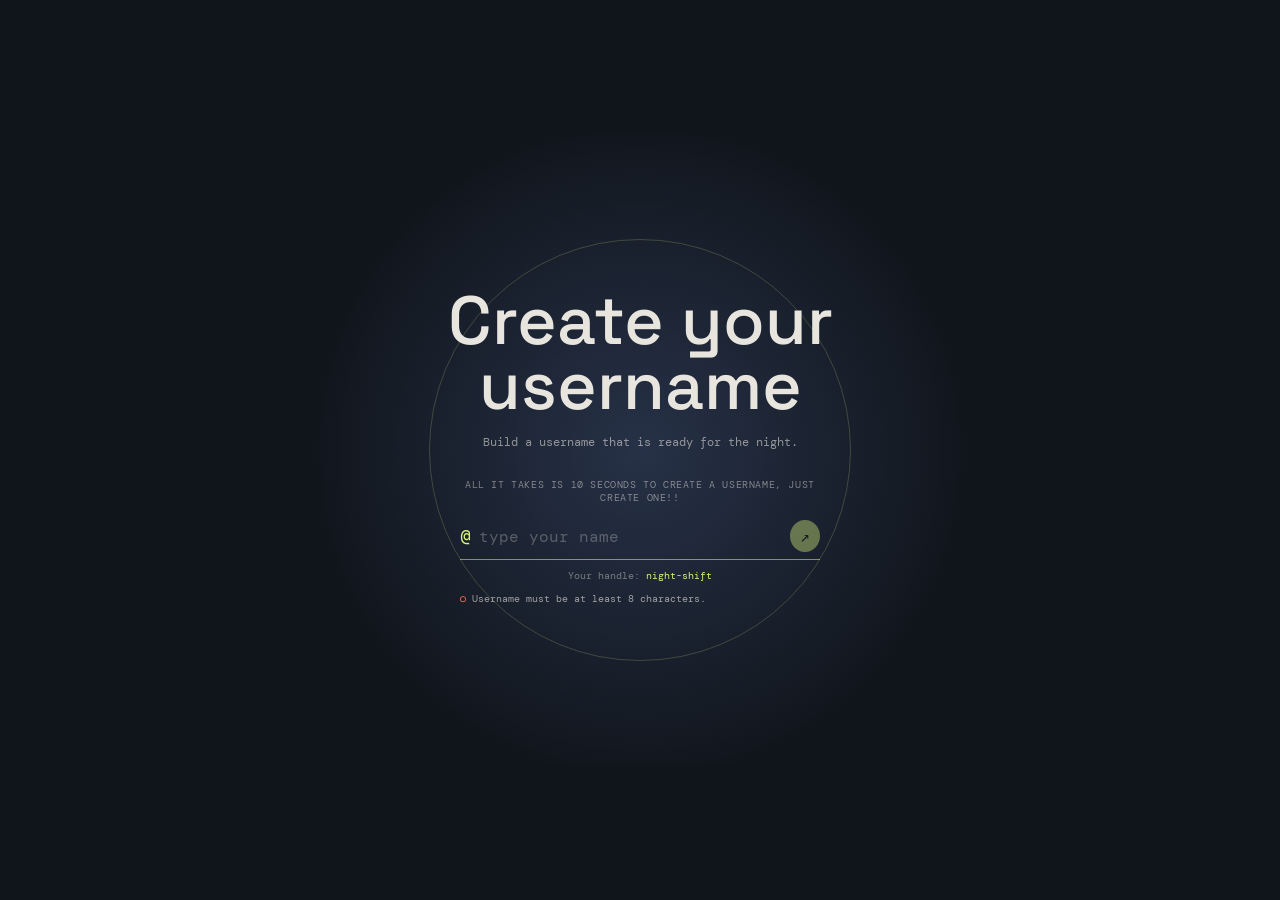
<file: username.html>
<!doctype html>
<html lang="en">

<head>
	<meta charset="UTF-8">
	<meta name="viewport" content="width=device-width, initial-scale=1.0, maximum-scale=5.0, viewport-fit=cover">
	<meta name="theme-color" content="#10151c">
	<meta name="mobile-web-app-capable" content="yes">
	<meta name="apple-mobile-web-app-capable" content="yes">
	<meta name="apple-mobile-web-app-status-bar-style" content="black-translucent">
	<meta name="apple-mobile-web-app-title" content="Night Shift">
	<title>Create your username - Night Shift</title>
	<link rel="manifest" href="manifest.json">
	<link rel="icon" type="image/svg+xml" href="icon.svg">
	<link rel="apple-touch-icon" href="icon.svg">
	<link rel="preconnect" href="https://fonts.googleapis.com">
	<link rel="preconnect" href="https://fonts.gstatic.com" crossorigin>
	<link
		href="https://fonts.googleapis.com/css2?family=DM+Mono:wght@400;500&family=Space+Grotesk:wght@400;500;600;700&display=swap"
		rel="stylesheet">
	<link rel="stylesheet" href="styles.css">
	<link rel="stylesheet" href="handle.css">
	<style>
		.captcha-input {
			width: 92px;
			margin-left: 6px;
			background: transparent;
			border: 0;
			border-bottom: 1px solid rgba(216, 243, 124, .55);
			outline: 0;
			color: var(--paper);
			font: 10px var(--mono);
			padding: 3px
		}

		.captcha-code-image {
			display: inline-block;
			width: 120px;
			height: 30px;
			vertical-align: middle;
			margin: 4px 3px;
			object-fit: cover
		}

		.image-captcha {
			font-size: 10px
		}

		.captcha-grid {
			display: grid;
			grid-template-columns: repeat(4, 1fr);
			gap: 4px;
			margin-top: 6px
		}

		.captcha-tile {
			position: relative;
			aspect-ratio: 1;
			border: 1px solid rgba(232, 229, 222, .2);
			padding: 0;
			background-color: rgba(232, 229, 222, .04);
			background-size: cover;
			background-repeat: no-repeat;
			background-position: center;
			color: var(--paper);
			font: 9px var(--mono);
			cursor: pointer;
			overflow: hidden;
			transition: border-color .2s, transform .2s, box-shadow .2s
		}

		.captcha-tile:hover {
			border-color: var(--paper);
			transform: translateY(-2px)
		}

		.captcha-cell-0 {
			background-image: url("cell_0.jpg")
		}

		.captcha-cell-1 {
			background-image: url("cell_1.jpg")
		}

		.captcha-cell-2 {
			background-image: url("cell_2.jpg")
		}

		.captcha-cell-3 {
			background-image: url("cell_3.jpg")
		}

		.captcha-cell-4 {
			background-image: url("cell_4.jpg")
		}

		.captcha-cell-5 {
			background-image: url("cell_5.jpg")
		}

		.captcha-cell-6 {
			background-image: url("cell_6.jpg")
		}

		.captcha-cell-7 {
			background-image: url("cell_7.jpg")
		}

		.captcha-cell-8 {
			background-image: url("cell_8.jpg")
		}

		.captcha-cell-9 {
			background-image: url("cell_9.jpg")
		}

		.captcha-cell-10 {
			background-image: url("cell_10.jpg")
		}

		.captcha-cell-11 {
			background-image: url("cell_11.jpg")
		}

		.captcha-cell-12 {
			background-image: url("cell_12.jpg")
		}

		.captcha-cell-13 {
			background-image: url("cell_13.jpg")
		}

		.captcha-cell-14 {
			background-image: url("cell_14.jpg")
		}

		.captcha-cell-15 {
			background-image: url("cell_15.jpg")
		}

		.captcha-tile[aria-pressed="true"] {
			border-color: var(--lime);
			background-color: rgba(216, 243, 124, .18);
			box-shadow: inset 0 0 0 2px var(--lime), 0 0 12px rgba(216, 243, 124, .2)
		}

		.captcha-tile.selected::after {
			content: "✓";
			position: absolute;
			right: 4px;
			top: 4px;
			width: 18px;
			height: 18px;
			display: grid;
			place-items: center;
			border-radius: 50%;
			background: var(--lime);
			color: var(--ink);
			font: 12px var(--mono);
			font-weight: 500
		}

		.captcha-continue {
			width: 100%;
			margin-top: 8px;
			border: 1px solid var(--lime);
			background: var(--lime);
			color: var(--ink);
			padding: 9px;
			font: 10px var(--mono);
			text-transform: uppercase;
			cursor: pointer;
			transition: background .2s, color .2s, transform .2s
		}

		.captcha-continue:hover:not(:disabled) {
			background: transparent;
			color: var(--lime);
			transform: translateY(-2px)
		}

		.captcha-continue:disabled {
			cursor: not-allowed;
			opacity: .35
		}

		.image-captcha[data-error]:not([data-error=""])::after {
			content: attr(data-error);
			display: block;
			color: var(--coral);
			margin-top: 5px
		}

		.username-page {
			position: relative;
			isolation: isolate;
			overflow: hidden;
			background: radial-gradient(circle at 50% 50%, rgba(135, 169, 255, .08), transparent 42%), var(--ink)
		}

		.username-page::before {
			content: "";
			position: absolute;
			width: 420px;
			height: 420px;
			border: 1px solid rgba(216, 243, 124, .2);
			border-radius: 50%;
			left: 50%;
			top: 50%;
			z-index: 0;
			transform: translate(-50%, -50%);
			animation: orbit-pulse 8s ease-in-out infinite
		}

		.username-page::after {
			content: "";
			position: absolute;
			inset: 15%;
			z-index: 0;
			background: radial-gradient(circle, rgba(135, 169, 255, .12), transparent 62%);
			animation: ambient-breathe 6s ease-in-out infinite
		}

		.username-tool {
			position: relative;
			z-index: 1;
			animation: page-rise .8s cubic-bezier(.22, 1, .36, 1) both
		}

		.username-tool h1 {
			animation: title-reveal .9s cubic-bezier(.22, 1, .36, 1) .08s both
		}

		.username-intro {
			animation: fade-up .65s ease-out .24s both
		}

		.handle-lab {
			animation: fade-up .65s ease-out .38s both
		}

		.handle-result strong {
			display: inline-block;
			animation: result-glow 2.8s ease-in-out infinite
		}

		@keyframes page-rise {
			from {
				opacity: 1;
				transform: translateY(24px) scale(.98)
			}

			to {
				opacity: 1;
				transform: translateY(0) scale(1)
			}
		}

		@keyframes title-reveal {
			from {
				opacity: 1;
				letter-spacing: .12em;
				filter: blur(4px);
				transform: translateY(12px)
			}

			to {
				opacity: 1;
				letter-spacing: 0;
				filter: blur(0);
				transform: translateY(0)
			}
		}

		@keyframes fade-up {
			from {
				opacity: 1;
				transform: translateY(10px)
			}

			to {
				opacity: 1;
				transform: translateY(0)
			}
		}

		@keyframes orbit-pulse {

			0%,
			100% {
				opacity: .25;
				transform: translate(-50%, -50%) scale(.94)
			}

			50% {
				opacity: .65;
				transform: translate(-50%, -50%) scale(1.05)
			}
		}

		@keyframes ambient-breathe {

			0%,
			100% {
				opacity: .45;
				transform: scale(.92)
			}

			50% {
				opacity: 1;
				transform: scale(1.04)
			}
		}

		@keyframes result-glow {

			0%,
			100% {
				text-shadow: 0 0 0 rgba(216, 243, 124, 0)
			}

			50% {
				text-shadow: 0 0 14px rgba(216, 243, 124, .5)
			}
		}

		@media(prefers-reduced-motion:reduce) {

			.username-tool,
			.username-tool h1,
			.username-intro,
			.handle-lab,
			.handle-result strong,
			.username-page::before,
			.username-page::after {
				animation: none
			}
		}
	</style>
</head>

<body>
	<main class="username-page">
		<section class="username-tool" aria-labelledby="username-title">
			<h1 id="username-title">Create your username</h1>
			<p class="username-intro">Build a username that is ready for the night.</p>
			<div class="handle-lab" aria-label="Username formatter">
				<label for="name-input">All it takes is 10 seconds to create a username, just create one!!</label>
				<div class="handle-input-wrap"><span>@</span><input id="name-input" type="text"
						placeholder="type your name" autocomplete="off" autocapitalize="none" autocorrect="off" spellcheck="false" minlength="8" maxlength="20" required
						aria-describedby="username-requirements"><button id="copy-handle" type="button"
						aria-label="Copy formatted username">↗</button></div>
				<p class="handle-result" aria-live="polite">Your handle: <strong id="handle-output">night-shift</strong>
				</p>
				<div class="handle-requirements" id="username-requirements" aria-live="polite">
					<p data-requirement="min-length">Username must be at least 8 characters.</p>
					<p data-requirement="max-length">Username must not be over 20 characters.</p>
					<p data-requirement="uppercase">Username must contain Uppercase letter.</p>
					<p data-requirement="lowercase">Username must contain lowercase letter.</p>
					<p data-requirement="number">Username must contain a number.</p>
					<p data-requirement="special">Username must contain a special character.</p>
					<p data-requirement="mountain">Include the Tallest mountain.</p>
					<p data-requirement="ocean">Include the largest ocean.</p>
				</div>
			</div>
		</section>
	</main>
	<script src="script.js"></script>
</body>

</html>
</file>
<file: styles.css>
:root{--ink:#10151c;--paper:#e8e5de;--lime:#d8f37c;--coral:#ff715b;--blue:#87a9ff;--line:rgba(232,229,222,.2);--mono:'DM Mono',monospace;--display:'Space Grotesk',sans-serif}*{box-sizing:border-box;-webkit-tap-highlight-color:transparent}html{scroll-behavior:smooth}body{margin:0;background:var(--ink);color:var(--paper);font-family:var(--display);overflow-x:hidden}.grain{position:fixed;inset:-50%;z-index:10;pointer-events:none;opacity:.05;background-image:url("data:image/svg+xml,%3Csvg xmlns='http://www.w3.org/2000/svg' viewBox='0 0 180 180'%3E%3Cfilter id='n'%3E%3CfeTurbulence type='fractalNoise' baseFrequency='.9' numOctaves='4' stitchTiles='stitch'/%3E%3C/filter%3E%3Crect width='100%25' height='100%25' filter='url(%23n)'/%3E%3C/svg%3E");animation:grain .18s steps(2) infinite}.cursor-glow{position:fixed;width:360px;height:360px;border-radius:50%;background:radial-gradient(circle,rgba(216,243,124,.12),transparent 65%);pointer-events:none;transform:translate(-50%,-50%);z-index:0}.shell{width:min(1240px,calc(100% - 64px));margin:auto;position:relative;z-index:1}.nav{height:104px;display:flex;align-items:center;justify-content:space-between;border-bottom:1px solid var(--line);font:11px var(--mono)}.brand,.nav a,.footer-email{color:var(--paper);text-decoration:none}.brand-mark{color:var(--lime);font-size:20px;display:inline-block;margin-right:8px;animation:spin 10s linear infinite}.nav-links{display:flex;gap:34px}.nav a:not(.brand){opacity:.7;transition:opacity .25s}.nav a:hover{opacity:1}.contact-link span,.footer-email span{color:var(--lime);font-size:16px;margin-left:10px}.hero{min-height:650px;display:grid;grid-template-columns:1fr 1fr;align-items:center;gap:4vw;padding:70px 0 100px}.eyebrow{font:11px var(--mono);text-transform:uppercase;letter-spacing:.07em;color:rgba(232,229,222,.58);margin:0 0 28px}.pulse-dot{width:6px;height:6px;border-radius:50%;background:var(--lime);display:inline-block;margin-right:8px;animation:pulse 2s infinite}h1,h2,p{margin-top:0}h1{font-size:clamp(62px,8.8vw,130px);line-height:.84;letter-spacing:-.07em;font-weight:500;margin-bottom:38px}h1 em,h2 em{font-family:Georgia,serif;font-weight:400;letter-spacing:-.08em;color:var(--lime)}.hero-intro{font-size:18px;line-height:1.4;max-width:310px;color:rgba(232,229,222,.72)}.round-link{display:flex;width:115px;height:115px;border:1px solid rgba(216,243,124,.55);border-radius:50%;margin:58px 0 0 auto;color:var(--lime);text-decoration:none;align-items:center;justify-content:center;gap:10px;font:11px var(--mono);line-height:1.3;transition:background .35s,color .35s,transform .35s}.round-link b{font-size:20px;font-weight:400}.round-link:hover{background:var(--lime);color:var(--ink)}.hero-art{height:510px;position:relative;display:grid;place-items:center}.orb-core{width:230px;height:230px;border-radius:50%;display:grid;place-items:center;background:radial-gradient(circle at 34% 30%,#f8ffb2,#d8f37c 20%,#a8c94d 44%,#446042 72%,#18251e);box-shadow:0 0 80px rgba(216,243,124,.14);animation:float 6s ease-in-out infinite}.orb-core span{font:14px var(--mono);color:#24301b;letter-spacing:.2em}.orbit{position:absolute;border:1px solid rgba(216,243,124,.38);border-radius:50%;animation:orbit 12s linear infinite}.orbit-one{width:440px;height:170px}.orbit-two{width:490px;height:280px;transform:rotate(58deg);animation-duration:17s}.orbit-three{width:280px;height:480px;transform:rotate(78deg);animation-duration:21s;border-color:rgba(255,113,91,.35)}.art-label{position:absolute;font:10px/1.5 var(--mono);color:var(--lime)}.art-label span{color:rgba(232,229,222,.5)}.label-top{top:45px;right:5%}.label-bottom{bottom:40px;left:5%}.ticker{border-block:1px solid var(--line);overflow:hidden;padding:17px 0;white-space:nowrap}.ticker-track{display:flex;gap:30px;align-items:center;width:max-content;font:12px var(--mono);text-transform:uppercase;animation:marquee 28s linear infinite}.ticker i{font-style:normal;color:var(--coral);font-size:18px}.work-section{padding:145px 0 180px}.section-heading{display:grid;grid-template-columns:1fr 1fr auto;align-items:end;margin-bottom:68px}.section-heading .eyebrow{align-self:start}.section-heading h2,.process-intro h2,.footer h2{font-size:clamp(44px,5vw,72px);font-weight:500;line-height:.9;letter-spacing:-.07em;margin:0}.filters{display:flex;gap:8px}.filter{color:var(--paper);background:none;border:1px solid var(--line);padding:10px 15px;border-radius:20px;font:10px var(--mono);cursor:pointer;transition:all .25s}.filter.active,.filter:hover{background:var(--lime);border-color:var(--lime);color:var(--ink)}.project-grid{display:grid;grid-template-columns:1fr 1fr;gap:80px 24px}.project{min-width:0}.project-large{grid-row:span 2}.project-visual{height:370px;position:relative;overflow:hidden;display:flex;align-items:center;justify-content:center;transition:transform .45s cubic-bezier(.2,.8,.2,1)}.project:hover .project-visual{transform:translateY(-8px)}.visual-aurora{background:linear-gradient(135deg,#f36f55 0 42%,#eece7b 42% 50%,#4d5268 50% 68%,#99acd8 68%)}.visual-aurora:before{content:'';position:absolute;width:220px;height:480px;border-radius:50%;background:#f4d78f;transform:rotate(42deg);mix-blend-mode:screen;transition:transform .8s}.project:hover .visual-aurora:before{transform:rotate(68deg) scale(1.2)}.visual-word{font-size:clamp(36px,5vw,65px);color:#222;z-index:1;letter-spacing:-.09em}.visual-arc{background:#e7e5df}.arc-shape{width:220px;height:220px;border:28px solid var(--coral);border-right-color:transparent;border-radius:50%;transform:rotate(35deg);transition:transform .7s}.project:hover .arc-shape{transform:rotate(150deg) scale(1.1)}.visual-cinder{background:#b8b8aa}.cinder-symbol{font:240px Georgia;color:#e5533d;transition:transform .5s}.project:hover .cinder-symbol{transform:rotate(15deg) scale(.9)}.visual-tide{background:var(--blue);justify-content:flex-start;padding:50px}.tide-word{font-size:clamp(42px,6vw,82px);letter-spacing:-.1em;color:#182139;transform:rotate(-8deg);transition:transform .5s}.project:hover .tide-word{transform:rotate(0) translateX(12px)}.visual-meta{position:absolute;left:20px;top:19px;font:10px var(--mono);color:rgba(16,21,28,.65)}.visual-arrow{position:absolute;right:20px;top:16px;font-size:23px;color:rgba(16,21,28,.7);transition:transform .3s}.project:hover .visual-arrow{transform:translate(4px,-4px)}.project-info{display:grid;grid-template-columns:1fr auto;gap:5px;padding:17px 0 18px;border-bottom:1px solid var(--line)}.project-info h3{font-size:17px;font-weight:500;margin:0}.project-info p,.project-info span{font:10px var(--mono);color:rgba(232,229,222,.5);margin:0}.project-info span{grid-column:2;grid-row:1}.project-info p{grid-column:1}.project-wide{grid-column:2}.process-section{border-top:1px solid var(--line);padding:110px 0 150px;display:grid;grid-template-columns:1fr 1.25fr;gap:8vw}.process-intro .eyebrow{margin-bottom:36px}.process-list{border-top:1px solid var(--line)}.process-item{display:grid;grid-template-columns:45px 1fr 24px;gap:20px;padding:25px 0;border-bottom:1px solid var(--line)}.process-item span,.process-item b{font:11px var(--mono);color:var(--lime)}.process-item h3{font-size:22px;font-weight:400;margin:0 0 10px}.process-item p{font-size:14px;line-height:1.4;color:rgba(232,229,222,.55);max-width:390px;margin:0}.process-item b{font-size:21px;font-weight:400;text-align:right;transition:transform .3s}.process-item:hover b{transform:rotate(45deg)}.footer{padding:80px 0 28px;border-top:1px solid var(--line);display:grid;grid-template-columns:1fr 1fr;gap:50px}.footer h2{font-size:clamp(60px,9vw,130px)}.footer-email{font:14px var(--mono);align-self:end;justify-self:end;padding-bottom:17px;border-bottom:1px solid var(--lime)}.footer-bottom{grid-column:1/-1;border-top:1px solid var(--line);padding-top:18px;display:flex;justify-content:space-between;font:10px var(--mono);color:rgba(232,229,222,.45);text-transform:uppercase}.reveal{opacity:0;transform:translateY(24px);transition:opacity .8s ease,transform .8s cubic-bezier(.2,.7,.2,1)}.reveal.visible{opacity:1;transform:none}.delay-1{transition-delay:.1s}.delay-2{transition-delay:.2s}.delay-3{transition-delay:.3s}@keyframes spin{to{transform:rotate(360deg)}}@keyframes pulse{70%{box-shadow:0 0 0 7px transparent}}@keyframes float{50%{transform:translateY(-14px) rotate(3deg)}}@keyframes orbit{to{transform:rotate(335deg)}}@keyframes marquee{to{transform:translateX(-50%)}}@keyframes grain{0%{transform:translate(0,0)}25%{transform:translate(2%,-3%)}50%{transform:translate(-3%,2%)}75%{transform:translate(3%,3%)}to{transform:translate(-2%,-2%)}}@media(max-width:760px){.shell{width:min(100% - 36px,540px)}.nav{height:76px}.nav-links{display:none}.hero{display:block;padding:80px 0 60px;min-height:auto}.hero-copy h1{font-size:19vw}.hero-intro{font-size:16px}.round-link{margin:38px 10px 50px auto}.hero-art{height:380px}.orb-core{width:155px;height:155px}.orbit-one{width:310px;height:120px}.orbit-two{width:350px;height:200px}.orbit-three{height:350px;width:200px}.work-section{padding:100px 0 110px}.section-heading{display:block;margin-bottom:45px}.section-heading h2{margin-bottom:32px}.project-grid{display:block}.project{margin-bottom:60px}.project-visual{height:300px}.project-large .project-visual{height:360px}.project-wide{margin-bottom:0}.process-section{display:block;padding:80px 0 110px}.process-intro{margin-bottom:65px}.footer{display:block;padding-top:70px}.footer-email{display:inline-block;margin-top:50px}.footer-bottom{margin-top:70px;display:grid;gap:12px}.label-top{top:10px}.label-bottom{bottom:5px}}
</file>
<file: handle.css>
.username-page{min-height:100vh;min-height:100dvh;display:grid;place-items:center;padding:max(24px,env(safe-area-inset-top)) max(20px,env(safe-area-inset-right)) max(24px,env(safe-area-inset-bottom)) max(20px,env(safe-area-inset-left));box-sizing:border-box;-webkit-tap-highlight-color:transparent}.username-tool{width:min(460px,100%);text-align:center}.username-tool h1{font-size:clamp(36px,7vw,68px);line-height:.95;margin:0 0 16px}.username-intro{color:rgba(232,229,222,.58);font:12px var(--mono);margin:0}.handle-lab{width:min(360px,100%);margin:28px auto 0;text-align:center}.handle-lab label{display:block;font:10px var(--mono);color:rgba(232,229,222,.5);text-transform:uppercase;letter-spacing:.06em;margin-bottom:9px}.handle-input-wrap{display:flex;align-items:center;border-bottom:1px solid rgba(216,243,124,.55);padding:7px 0;color:var(--lime);font:18px var(--mono);text-align:left}.handle-input-wrap input{width:100%;background:transparent;border:0;outline:0;color:var(--paper);font:16px var(--mono);padding:0 8px;-webkit-appearance:none}.handle-input-wrap input::placeholder{color:rgba(232,229,222,.3)}.handle-input-wrap button{width:32px;height:32px;border:0;background:var(--lime);border-radius:50%;color:var(--ink);cursor:pointer;font:16px var(--mono);transition:transform .25s,background .25s;touch-action:manipulation}.handle-input-wrap button:hover{transform:rotate(45deg);background:var(--coral)}.handle-input-wrap button:disabled{cursor:not-allowed;opacity:.4}.handle-result{font:10px var(--mono);color:rgba(232,229,222,.45);margin:9px 0 0}.handle-result strong{color:var(--lime);font-weight:400}.handle-requirements{display:none;font:10px var(--mono);color:rgba(232,229,222,.65);margin:10px 0 6px;text-align:left}.handle-lab.show-requirements .handle-requirements{display:grid;gap:4px}.handle-requirements p{margin:0;transition:color .2s ease}.handle-requirements p::before{content:"○ ";color:var(--coral);font-weight:bold}.handle-requirements p.met{color:var(--lime)}.handle-requirements p.met::before{content:"✓ ";color:var(--lime);font-weight:bold}.handle-lab.invalid .handle-input-wrap{border-bottom-color:var(--coral)}.handle-lab.valid .handle-input-wrap{border-bottom-color:var(--lime)}.handle-input-wrap.shake{animation:handle-shake .42s ease-in-out}@keyframes handle-shake{0%,100%{transform:translateX(0)}20%{transform:translateX(-8px)}40%{transform:translateX(7px)}60%{transform:translateX(-5px)}80%{transform:translateX(3px)}}@media(max-width:760px){.username-page{padding:20px 16px}.handle-lab{margin-top:24px}.handle-input-wrap{max-width:100%}}
</file>
